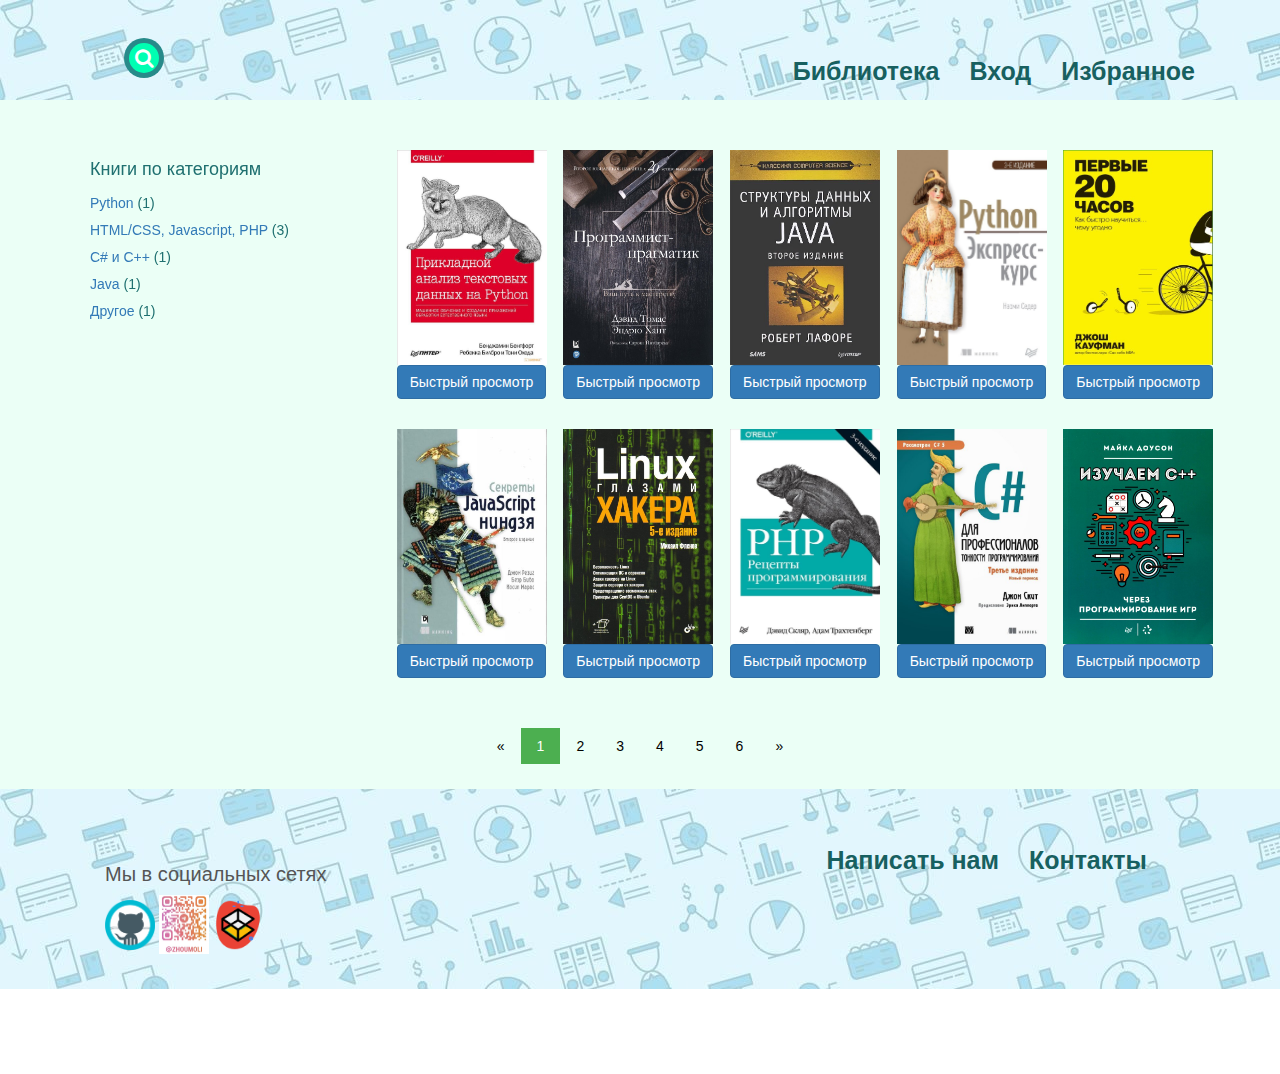
<file: Library/index.html>
<!DOCTYPE html>
<html lang="ru">
<head>
    <meta charset="UTF-8">
    <meta http-equiv="X-UA-Compatible" content="IE=edge">
    <meta name="viewport" content="width=device-width, initial-scale=1.0">
    <link rel="stylesheet" href="stylesIndex.css">
    <title>Библиотека</title>
    <link rel="stylesheet" href="//netdna.bootstrapcdn.com/bootstrap/3.3.2/css/bootstrap.min.css">
    <script src="https://ajax.googleapis.com/ajax/libs/jquery/2.1.1/jquery.min.js"></script>
    <script src="//netdna.bootstrapcdn.com/bootstrap/3.3.2/js/bootstrap.min.js"></script>
</head>
<body>
<div id="wrapper">
    <header class="site-header">
        <div class="container">
            <ul class="site-menu">
                <li><a href="index.html">Библиотека</a></li>
                <li><a href="login.html">Вход</a></li>
                <li><a href="profile.html">Избранное</a></li>
            </ul>
        </div>
        <link rel="stylesheet"
              href="https://cdnjs.cloudflare.com/ajax/libs/font-awesome/4.7.0/css/font-awesome.min.css">
        <div class="search-box">
            <input type="text" name="text" class="search-txt" placeholder="Введите для поиска"/>
            <a class="search-btn" href="#">
                <i class="fa fa-search" aria-hidden="true"></i>
            </a>
        </div>
    </header>
    <main class="site-main">
        <div class="container">
            <div class="sidebar">
                <h4>Книги по категориям</h4>
                <ul class="book-categories">
                    <li><a href="#">Python</a>
                        <span class="count">(1)</span></li>
                    <!--                    <script src="https://ajax.googleapis.com/ajax/libs/jquery/2.1.0/jquery.min.js"></script>-->
                    <!--                    <textarea rows="10" cols="40" class="form-control">Lorem #ipsum dolor #sit amet #consectetur adipiscing</textarea>-->

                    <!--                    <div class="remaining-counter">Hashtags Counted:&nbsp;&nbsp;<span class="well text-well">0</span></div>-->
                    <li><a href="#">HTML/CSS, Javascript, PHP</a>
                        <span class="count">(3)</span></li>
<!--                    <li><a href="#">JavaScript</a>-->
<!--                        <span class="count">$countWeb</span></li>-->
                    <li><a href="#">C# и C++</a>
                        <span class="count">(1)</span></li>
                    <li><a href="#">Java</a>
                        <span class="count">(1)</span></li>
                    <li><a href="#">Другое</a>
                        <span class="count">(1)</span></li>
                </ul>
            </div>
            <div class="content">
                <div class="block">
                    <p class="hidden">#Python</p>
                    <img src="imgBooks/39323146.jpg" width="150" height="215" alt="Java">
                    <button class="btn btn-primary" data-toggle="modal" data-target="#myModal_1">Быстрый просмотр
                    </button>
                    <div class="modal fade" id="myModal_1" tabindex="-1" role="dialog" aria-labelledby="myModalLabel_1"
                         aria-hidden="true">
                        <div class="modal-dialog">
                            <div class="modal-content">
                                <div class="modal-header">
                                    <button type="button" class="close" data-dismiss="modal" aria-hidden="true">&times;
                                    </button>
                                    <h4 class="modal-title" id="myModalLabel_1">Прикладной анализ текстовых данных на
                                        Python</h4>
                                </div>
                                <div class="modal-body">
                                    <img src="imgBooks/39323146.jpg" width="300" height="auto" alt="Java">
                                    <p><b>ISBN:</b> 39323146</p>
                                    <p><b>Авторы:</b> Бенджамин Бенгфорт, Ребекка Билбро, Тони Охеда</p>
                                    <p><b>Количество страниц:</b> 368</p>
                                    <p><b>Год издания:</b> 2017</p>
                                    <p><b>Описание:</b></p>
                                    <p>Научитесь применять методы машинного обучения для анализа текста в реальных
                                        задачах,
                                        используя возможности и библиотеки Python. От поиска модели и предварительной
                                        обработки данных вы перейдёте к приёмам классификации и кластеризации текстов,
                                        затем приступите к визуальной интерпретации, анализу графов,
                                        а после знакомства с приёмами масштабирования научитесь использовать глубокое
                                        обучение для анализа текста.</p>
                                    <p><b>Основные темы:</b></p>
                                    <p>— Естественные языки и вычисления;</p>
                                    <p>— Создание собственного корпуса, его предварительная подготовка;</p>
                                    <p>— Классификация в текстовом анализе;</p>
                                    <p>— Кластеризация для выявления сходств в тексте;</p>
                                    <p>— Визуализация текста;</p>
                                    <p>— Чат-боты.</p>
                                </div>
                                <div class="modal-footer">
                                    <button type="button" class="btn btn-default" data-dismiss="modal">Закрыть</button>
                                    <button type="button" class="btn btn-primary">Добавить в избранное</button>
                                </div>
                            </div>
                        </div>
                    </div>
                </div>
                <div class="block">
                    <p class="hidden">#Other</p>
                    <img src="imgBooks/90707149.jpg" width="150" height="215" alt="Java">
                    <button class="btn btn-primary" data-toggle="modal" data-target="#myModal_2">Быстрый просмотр
                    </button>
                    <div class="modal fade" id="myModal_2" tabindex="-1" role="dialog" aria-labelledby="myModalLabel_2"
                         aria-hidden="true">
                        <div class="modal-dialog">
                            <div class="modal-content">
                                <div class="modal-header">
                                    <button type="button" class="close" data-dismiss="modal" aria-hidden="true">&times;
                                    </button>
                                    <h4 class="modal-title" id="myModalLabel_2">Программист-прагматик. Путь от
                                        подмастерья к мастеру </h4>
                                </div>
                                <div class="modal-body">
                                    <img src="imgBooks/90707149.jpg" width="300" height="auto" alt="Java">
                                    <p><b>ISBN:</b> 90707149</p>
                                    <p><b>Авторы:</b> Э. Хант, Д. Томас</p>
                                    <p><b>Количество страниц:</b> 370</p>
                                    <p><b>Год издания:</b> 2009</p>
                                    <p><b>Описание:</b></p>
                                    <p>Находясь на переднем крае программирования, эта книга абстрагируется от
                                        всевозрастающей
                                        специализации и технических тонкостей разработки программ на современном уровне,
                                        чтобы исследовать суть процесса — требования к работоспособной и поддерживаемой
                                        программе, приводящей пользователей в восторг. Книга охватывает различные темы —
                                        от личной ответственности и карьерного роста до архитектурных методик, придающих
                                        программам гибкость и простоту в адаптации и повторном использовании.</p>
                                    <p><b>Основные темы:</b></p>
                                    <p>— Борьба с недостатками ПО;</p>
                                    <p>— Избегание ловушек, связанных с дублированием;</p>
                                    <p>— Создание гибких, динамичных и адаптируемых программ;</p>
                                    <p>— Защита своих программ при помощи контрактов, утверждений и исключений;</p>
                                    <p>— Осуществление безжалостного и эффективного тестирования;</p>
                                </div>
                                <div class="modal-footer">
                                    <button type="button" class="btn btn-default" data-dismiss="modal">Закрыть</button>
                                    <button type="button" class="btn btn-primary">Добавить в избранное</button>
                                </div>
                            </div>
                        </div>
                    </div>
                </div>
                <div class="block">
                    <p class="hidden">#Java</p>
                    <img src="imgBooks/81200622.jpg" width="150" height="215" alt="Java">
                    <button class="btn btn-primary" data-toggle="modal" data-target="#myModal_3">Быстрый просмотр
                    </button>
                    <div class="modal fade" id="myModal_3" tabindex="-1" role="dialog" aria-labelledby="myModalLabel_3"
                         aria-hidden="true">
                        <div class="modal-dialog">
                            <div class="modal-content">
                                <div class="modal-header">
                                    <button type="button" class="close" data-dismiss="modal" aria-hidden="true">&times;
                                    </button>
                                    <h4 class="modal-title" id="myModalLabel_3">Структуры данных и алгоритмы Java </h4>
                                </div>
                                <div class="modal-body">
                                    <img src="imgBooks/81200622.jpg" width="300" height="auto" alt="Java">
                                    <p><b>ISBN:</b> 81200622</p>
                                    <p><b>Авторы:</b> Роберт Лафоре</p>
                                    <p><b>Количество страниц:</b> 703</p>
                                    <p><b>Год издания:</b> 2013</p>
                                    <p><b>Описание:</b></p>
                                    <p>Второе издание одной из самых авторитетных книг по программированию посвящено
                                        использованию
                                        структур данных и алгоритмов. Первая часть книги представляет собой введение в
                                        алгоритмизацию
                                        и структуры данных, а также содержит изложение основ объектно-ориентированного
                                        программирования.
                                        Следующие части посвящены различным алгоритмам и структурам данных,
                                        рассматриваемым от простого
                                        к сложному: сортировка, абстрактные типы данных, связанные списки, рекурсия,
                                        древовидные
                                        структуры данных, хеширование, пирамиды, графы.</p>

                                </div>
                                <div class="modal-footer">
                                    <button type="button" class="btn btn-default" data-dismiss="modal">Закрыть</button>
                                    <button type="button" class="btn btn-primary">Добавить в избранное</button>
                                </div>
                            </div>
                        </div>
                    </div>
                </div>
                <div class="block">
                    <p class="hidden">#Python</p>
                    <img src="imgBooks/54356317.jpg" width="150" height="215" alt="Java">
                    <button class="btn btn-primary" data-toggle="modal" data-target="#myModal_4">Быстрый просмотр
                    </button>
                    <div class="modal fade" id="myModal_4" tabindex="-1" role="dialog" aria-labelledby="myModalLabel_4"
                         aria-hidden="true">
                        <div class="modal-dialog">
                            <div class="modal-content">
                                <div class="modal-header">
                                    <button type="button" class="close" data-dismiss="modal" aria-hidden="true">&times;
                                    </button>
                                    <h4 class="modal-title" id="myModalLabel_4"> Python. Экспресс-курс</h4>
                                </div>
                                <div class="modal-body">
                                    <img src="imgBooks/54356317.jpg" width="300" height="auto" alt="Java">
                                    <p><b>ISBN:</b> 54356317</p>
                                    <p><b>Авторы:</b> Наоми Седер</p>
                                    <p><b>Количество страниц:</b> 480</p>
                                    <p><b>Год издания:</b> 2019</p>
                                    <p><b>Описание:</b></p>
                                    <p>С помощью этой книги вы можете быстро перейти от основ к управлению и структурам
                                        данных, чтобы создавать, тестировать и развертывать полноценные приложения.
                                        Наоми Седер рассказывает не только об основных особенностях языка Python,
                                        но и его объектно-ориентированных возможностях, которые появились в Python 3.
                                        Данное издание учитывает все изменения, которые произошли с языком за последние
                                        5 лет, а последние 5 глав рассказывают о работе с большими данными.</p>
                                    <p><b>Основные темы:</b></p>
                                    <p>— первые шаги;</p>
                                    <p>— списки, кортежи, множества;</p>
                                    <p>— функции и модули;</p>
                                    <p>— работа с файлами;</p>
                                    <p>— расширенные возможности языка;</p>
                                    <p>— работа с данными.</p>
                                </div>
                                <div class="modal-footer">
                                    <button type="button" class="btn btn-default" data-dismiss="modal">Закрыть</button>
                                    <button type="button" class="btn btn-primary">Добавить в избранное</button>
                                </div>
                            </div>
                        </div>
                    </div>
                </div>
                <div class="block">
                    <p class="hidden">#Other</p>
                    <img src="imgBooks/73940755.jpg" width="150" height="215" alt="Java">
                    <button class="btn btn-primary" data-toggle="modal" data-target="#myModal_5">Быстрый просмотр
                    </button>
                    <div class="modal fade" id="myModal_5" tabindex="-1" role="dialog" aria-labelledby="myModalLabel_5"
                         aria-hidden="true">
                        <div class="modal-dialog">
                            <div class="modal-content">
                                <div class="modal-header">
                                    <button type="button" class="close" data-dismiss="modal" aria-hidden="true">&times;
                                    </button>
                                    <h4 class="modal-title" id="myModalLabel_5">Первые 20 часов. Как быстро научиться...
                                        чему угодно</h4>
                                </div>
                                <div class="modal-body">
                                    <img src="imgBooks/73940755.jpg" width="300" height="auto" alt="Java">
                                    <p><b>ISBN:</b> 73940755</p>
                                    <p><b>Авторы:</b> Джош Кауфман</p>
                                    <p><b>Количество страниц:</b> 384</p>
                                    <p><b>Год издания:</b> 2019</p>
                                    <p><b>Описание:</b></p>
                                    <p>Автор книги, Джош Кауфман, утверждает, что за 20 часов правильно организованных
                                        занятий
                                        можно научиться любому делу. Лучшее доказательство тому — он сам.
                                        Самоучка, не получивший классического бизнес-образования,
                                        Джош — успешный предприниматель, выдающийся бизнес-тренер, основатель и
                                        руководитель
                                        интернет-проекта PersonalMBA.com

                                        Эта книга описывает системный подход к приобретению новых навыков настолько
                                        быстро,
                                        насколько это возможно. Предлагаемый метод универсален.</p>

                                </div>
                                <div class="modal-footer">
                                    <button type="button" class="btn btn-default" data-dismiss="modal">Закрыть</button>
                                    <button type="button" class="btn btn-primary">Добавить в избранное</button>
                                </div>
                            </div>
                        </div>
                    </div>
                </div>
                <div class="block">
                    <p class="hidden">#JavaScript</p>
                    <img src="imgBooks/47853137.jpg" width="150" height="215" alt="Java">
                    <button class="btn btn-primary" data-toggle="modal" data-target="#myModal_6">Быстрый просмотр
                    </button>
                    <div class="modal fade" id="myModal_6" tabindex="-1" role="dialog" aria-labelledby="myModalLabel_6"
                         aria-hidden="true">
                        <div class="modal-dialog">
                            <div class="modal-content">
                                <div class="modal-header">
                                    <button type="button" class="close" data-dismiss="modal" aria-hidden="true">&times;
                                    </button>
                                    <h4 class="modal-title" id="myModalLabel_6">Секреты JavaScript ниндзя</h4>
                                </div>
                                <div class="modal-body">
                                    <img src="imgBooks/47853137.jpg" width="300" height="auto" alt="Java">
                                    <p><b>ISBN:</b> 47853137</p>
                                    <p><b>Авторы:</b> Рейзиг Джон, Бибо Бэер</p>
                                    <p><b>Количество страниц:</b> 207</p>
                                    <p><b>Год издания:</b> 2016</p>
                                    <p><b>Описание:</b></p>
                                    <p>Во втором издании данной книги на многих практических примерах ясно
                                        демонстрируется
                                        каждое основное понятие или методика. Это издание было полностью переработано с
                                        целью показать, как овладеть такими понятиями JavaScript, как функции,
                                        замыкания, объекты, прототипы и обещания. В нем рассматриваются и такие понятия,
                                        как модель DOM, события и таймеры, а также нормы передовой практики
                                        программирования,
                                        в том числе тестирование и разработка кросс-браузерного кода.</p>

                                </div>
                                <div class="modal-footer">
                                    <button type="button" class="btn btn-default" data-dismiss="modal">Закрыть</button>
                                    <button type="button" class="btn btn-primary">Добавить в избранное</button>
                                </div>
                            </div>
                        </div>
                    </div>
                </div>
                <div class="block">
                    <p class="hidden">#Other</p>
                    <img src="imgBooks/45195315.jpg" width="150" height="215" alt="Java">
                    <button class="btn btn-primary" data-toggle="modal" data-target="#myModal_7">Быстрый просмотр
                    </button>
                    <div class="modal fade" id="myModal_7" tabindex="-1" role="dialog" aria-labelledby="myModalLabel_7"
                         aria-hidden="true">
                        <div class="modal-dialog">
                            <div class="modal-content">
                                <div class="modal-header">
                                    <button type="button" class="close" data-dismiss="modal" aria-hidden="true">&times;
                                    </button>
                                    <h4 class="modal-title" id="myModalLabel_7">Linux глазами хакера</h4>
                                </div>
                                <div class="modal-body">
                                    <img src="imgBooks/45195315.jpg" width="300" height="auto" alt="Java">
                                    <p><b>ISBN:</b> 45195315</p>
                                    <p><b>Авторы:</b> Михаил Фленов</p>
                                    <p><b>Количество страниц:</b> 418</p>
                                    <p><b>Год издания:</b> 2019</p>
                                    <p><b>Описание:</b></p>
                                    <p>В данной книге рассмотрены вопросы настройки ОС Linux на максимальную
                                        производительность
                                        и безопасность. Описано базовое администрирование и управление доступом,
                                        настройка Firewall,
                                        файлообменный сервер, WEB-, FTP- и Proxy-сервера, программы для доставки
                                        электронной почты,
                                        службы DNS, а также политика мониторинга системы и архивирование данных.
                                        Перечислены
                                        потенциальные уязвимости, даны рекомендации по предотвращению возможных атак и
                                        показано,
                                        как действовать при атаке или взломе системы, чтобы максимально быстро
                                        восстановить
                                        её работоспособность и предотвратить потерю данных.</p>
                                    <p><b>Основные темы:</b></p>
                                    <p>— безопасность Linux;</p>
                                    <p>— оптимизация ОС и сервисов;</p>
                                    <p>— атаки хакеров на Linux;</p>
                                    <p>— защита сервера от атак хакеров;</p>
                                    <p>— примеры для CentOS и Ubuntu;</p>

                                </div>
                                <div class="modal-footer">
                                    <button type="button" class="btn btn-default" data-dismiss="modal">Закрыть</button>
                                    <button type="button" class="btn btn-primary">Добавить в избранное</button>
                                </div>
                            </div>
                        </div>
                    </div>
                </div>
                <div class="block">
                    <p class="hidden">#Web</p>
                    <img src="imgBooks/73396809.jpg" width="150" height="215" alt="Java">
                    <button class="btn btn-primary" data-toggle="modal" data-target="#myModal_8">Быстрый просмотр
                    </button>
                    <div class="modal fade" id="myModal_8" tabindex="-1" role="dialog" aria-labelledby="myModalLabel_8"
                         aria-hidden="true">
                        <div class="modal-dialog">
                            <div class="modal-content">
                                <div class="modal-header">
                                    <button type="button" class="close" data-dismiss="modal" aria-hidden="true">&times;
                                    </button>
                                    <h4 class="modal-title" id="myModalLabel_8">PHP. Рецепты программирования</h4>
                                </div>
                                <div class="modal-body">
                                    <img src="imgBooks/73396809.jpg" width="300" height="auto" alt="Java">
                                    <p><b>ISBN:</b> 73396809</p>
                                    <p><b>Авторы:</b> Дэвид Скляр, Адам Трахтенберг</p>
                                    <p><b>Количество страниц:</b> 785</p>
                                    <p><b>Год издания:</b> 2016</p>
                                    <p><b>Описание:</b></p>
                                    <p>Третье издание популярной книги представляет собой подборку решений наиболее
                                        распространённых задач на языке PНP.
                                        Изложен материал, интересный каждому разработчику: базовые типы данных, операции
                                        с ними, файлы cookie,
                                        функции PНP, аутентификация пользователей, работа со слоями, проблемы
                                        безопасности, ускорение действия
                                        программ, работа в сети, создание графических изображений, обработка ошибок,
                                        отладка сценариев и написание тестов.

                                        Даны рецепты, затрагивающие основы объектно-ориентированного программирования и
                                        новые функциональные
                                        возможности РНР</p>

                                </div>
                                <div class="modal-footer">
                                    <button type="button" class="btn btn-default" data-dismiss="modal">Закрыть</button>
                                    <button type="button" class="btn btn-primary">Добавить в избранное</button>
                                </div>
                            </div>
                        </div>
                    </div>
                </div>
                <div class="block">
                    <p class="hidden">#CPP</p>
                    <img src="imgBooks/37504447.jpg" width="150" height="215" alt="Java">
                    <button class="btn btn-primary" data-toggle="modal" data-target="#myModal_9">Быстрый просмотр
                    </button>
                    <div class="modal fade" id="myModal_9" tabindex="-1" role="dialog" aria-labelledby="myModalLabel_9"
                         aria-hidden="true">
                        <div class="modal-dialog">
                            <div class="modal-content">
                                <div class="modal-header">
                                    <button type="button" class="close" data-dismiss="modal" aria-hidden="true">&times;
                                    </button>
                                    <h4 class="modal-title" id="myModalLabel_9">C# для профессионалов. Тонкости
                                        программирования</h4>
                                </div>
                                <div class="modal-body">
                                    <img src="imgBooks/37504447.jpg" width="300" height="auto" alt="Java">
                                    <p><b>ISBN:</b> 37504447</p>
                                    <p><b>Авторы:</b> Джон Скит</p>
                                    <p><b>Количество страниц:</b> 598</p>
                                    <p><b>Год издания:</b> 2019</p>
                                    <p><b>Описание:</b></p>
                                    <p>Цель книги — раскрытие новых средств языка C# 5, включая решение проблем, которые
                                        связаны с написанием сопровождаемого асинхронного кода. </p>
                                    <p><b>Основные темы:</b></p>
                                    <p>— Язык C# как основа всех основ;</p>
                                    <p>— Революционные изменения в доступе к данным;</p>
                                    <p>— Лямбда-выражения и деревья выражений;</p>
                                    <p>— Асинхронность с помощью async/await и многое другое.</p>

                                </div>
                                <div class="modal-footer">
                                    <button type="button" class="btn btn-default" data-dismiss="modal">Закрыть</button>
                                    <button type="button" class="btn btn-primary">Добавить в избранное</button>
                                </div>
                            </div>
                        </div>
                    </div>
                </div>
                <div class="block">
                    <p class="hidden">#CPP</p>
                    <img src="imgBooks/52422566.jpg" width="150" height="215" alt="Java">
                    <button class="btn btn-primary" data-toggle="modal" data-target="#myModal_10">Быстрый просмотр
                    </button>
                    <div class="modal fade" id="myModal_10" tabindex="-1" role="dialog"
                         aria-labelledby="myModalLabel_10"
                         aria-hidden="true">
                        <div class="modal-dialog">
                            <div class="modal-content">
                                <div class="modal-header">
                                    <button type="button" class="close" data-dismiss="modal" aria-hidden="true">&times;
                                    </button>
                                    <h4 class="modal-title" id="myModalLabel_10">Изучаем C++ через программирование
                                        игр</h4>
                                </div>
                                <div class="modal-body">
                                    <img src="imgBooks/52422566.jpg" width="300" height="auto" alt="Java">
                                    <p><b>ISBN:</b> 52422566</p>
                                    <p><b>Авторы:</b> Майкл Доусон</p>
                                    <p><b>Количество страниц:</b> 353</p>
                                    <p><b>Год издания:</b> 2016</p>
                                    <p><b>Описание:</b></p>
                                    <p>Если вы хотите научиться программировать первоклассные игры, вам просто
                                        необходимо изучить язык С++. Гораздо интересней учиться, когда обучение
                                        превращается в игру.

                                        Каждая глава книги описывает самостоятельный игровой проект. В заключительной
                                        главе вам предстоит
                                        написать сложную игру, которая объединяет все приемы программирования,
                                        рассмотренные в предыдущих
                                        главах. </p>
                                    <p><b>Основные темы:</b></p>
                                    <p>— Переменные, типы, ввод;</p>
                                    <p>— Ветвление и циклы;</p>
                                    <p>— Функции и библиотека стандартных шаблонов;</p>
                                    <p>— Классы и ООП.</p>
                                </div>
                                <div class="modal-footer">
                                    <button type="button" class="btn btn-default" data-dismiss="modal">Закрыть</button>
                                    <button type="button" class="btn btn-primary">Добавить в избранное</button>
                                </div>
                            </div>
                        </div>
                    </div>
                </div>
            </div>
        </div>
        <div class="center">
            <div class="pagination">
                <a href="index.html">&laquo;</a>
                <a class="active" href="index.html">1</a>
                <a href="index2.html">2</a>
                <a href="#">3</a>
                <a href="#">4</a>
                <a href="#">5</a>
                <a href="#">6</a>
                <a href="index2.html">&raquo;</a>
            </div>
        </div>
    </main>
    <footer class="site-footer">
        <div class="container">
            <div class="social_media">
                <h3>Мы в социальных сетях</h3>
                <a href="https://github.com/margozamanova/Web_development_CZN" id="git">
                    <img src="img/git_icon.png" width="50" height="auto" alt="Ссылка на Гит">
                </a>
                <a href="https://t.me/ZhouMoli" id="telega">
                    <img src="img/tg_qr.png" width="50" height="auto" alt="Ссылка на Телеграм">
                </a>
                <a href="https://codepen.io/margozamanova" id="codepen">
                    <img src="img/codepen_icon.png" width="50" height="auto" alt="Ссылка на Codepen">
                </a>
                <!--                <li><a href="booking.html">Избранное</a></li>-->
            </div>
            <div class="contacts">
                <ul class="site-menu">
                    <li><a href="help.html">Написать нам</a></li>
                    <li><a href="login.html">Контакты</a></li>
                </ul>
            </div>
        </div>
    </footer>
</div>
</body>
</html>
</file>
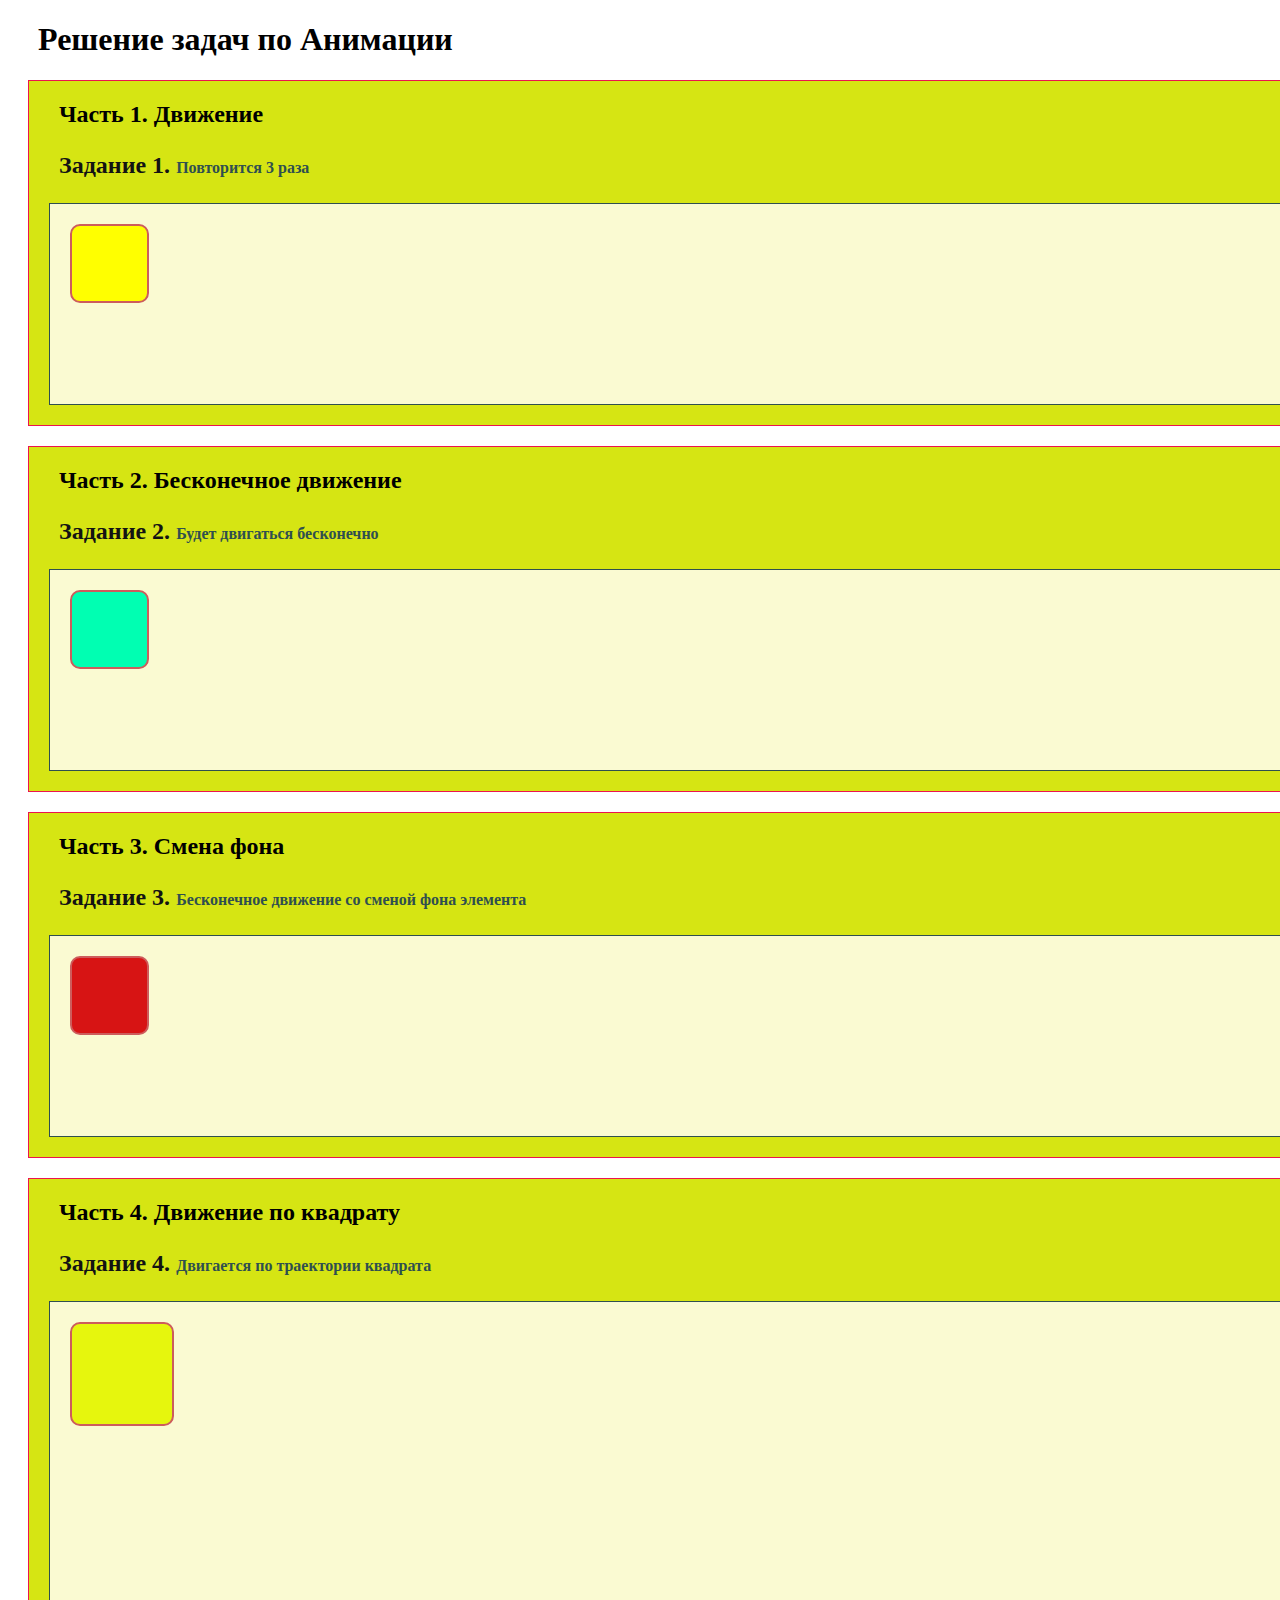
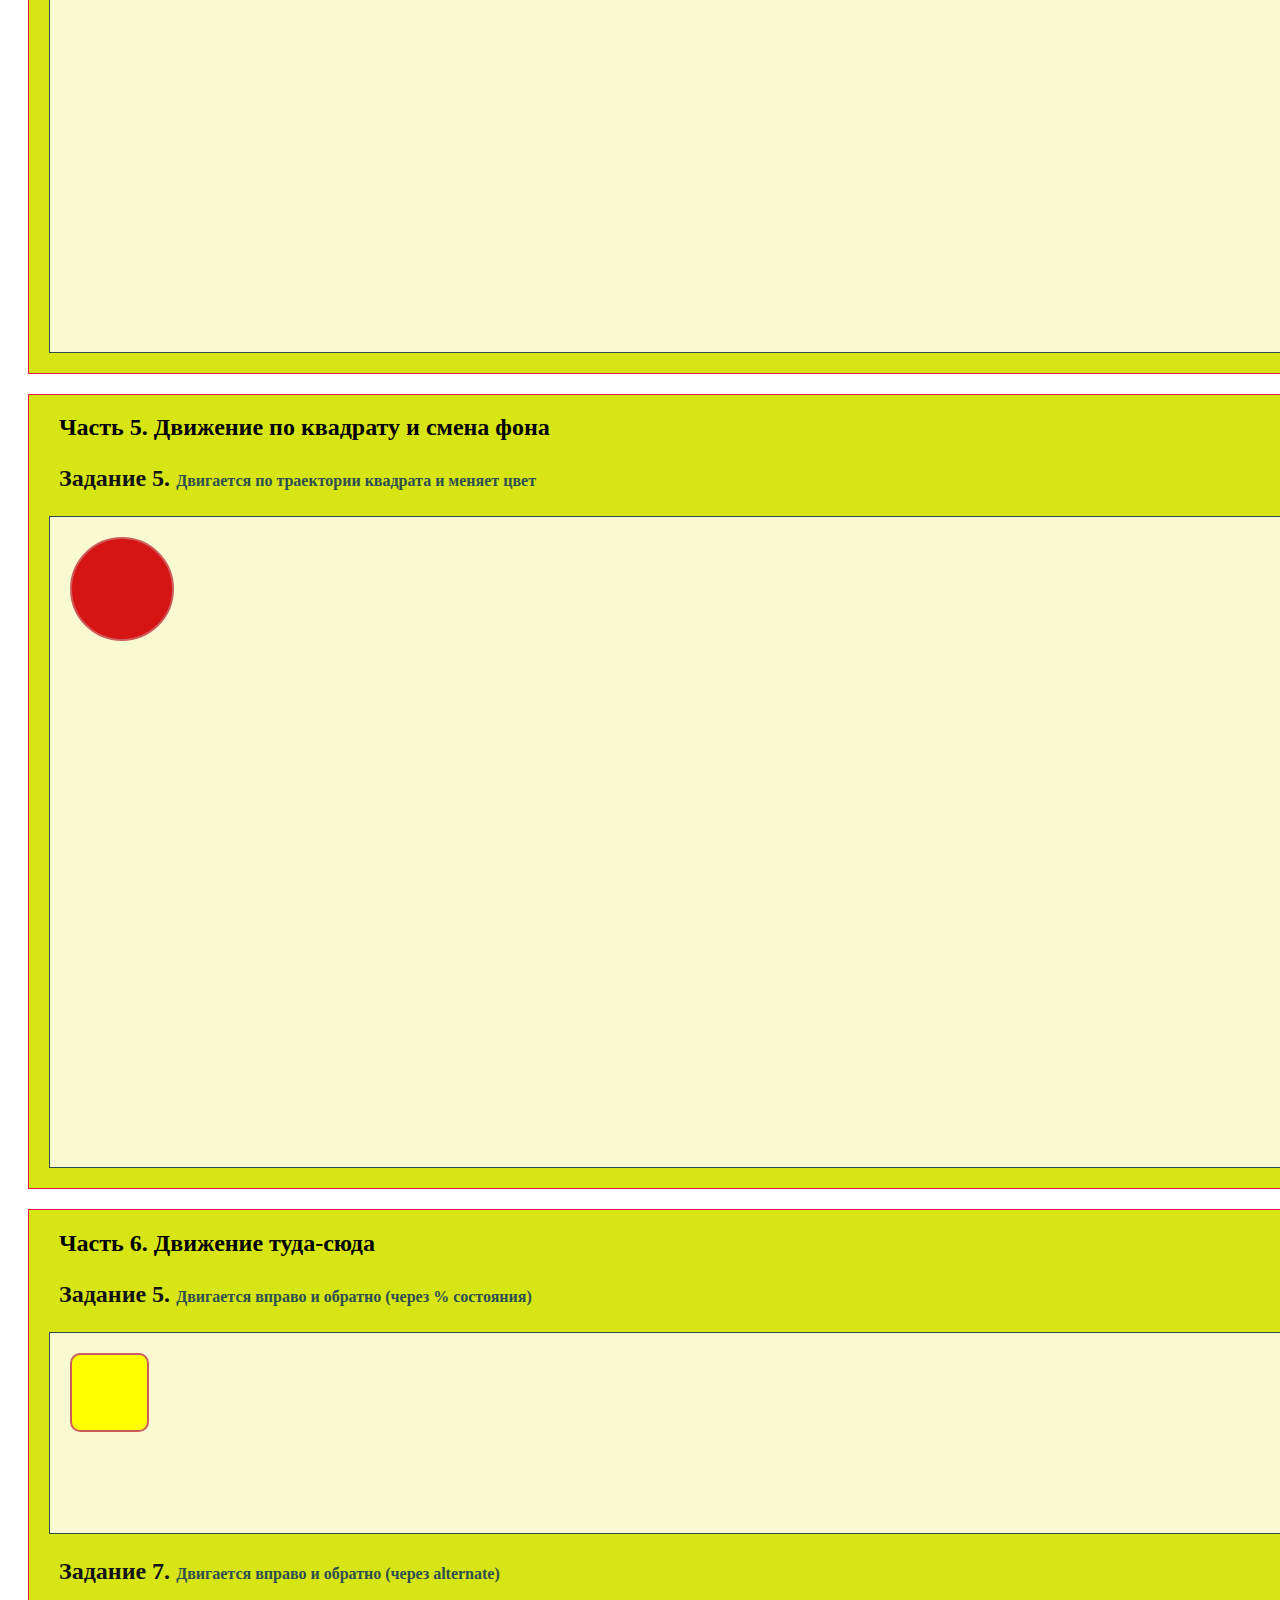
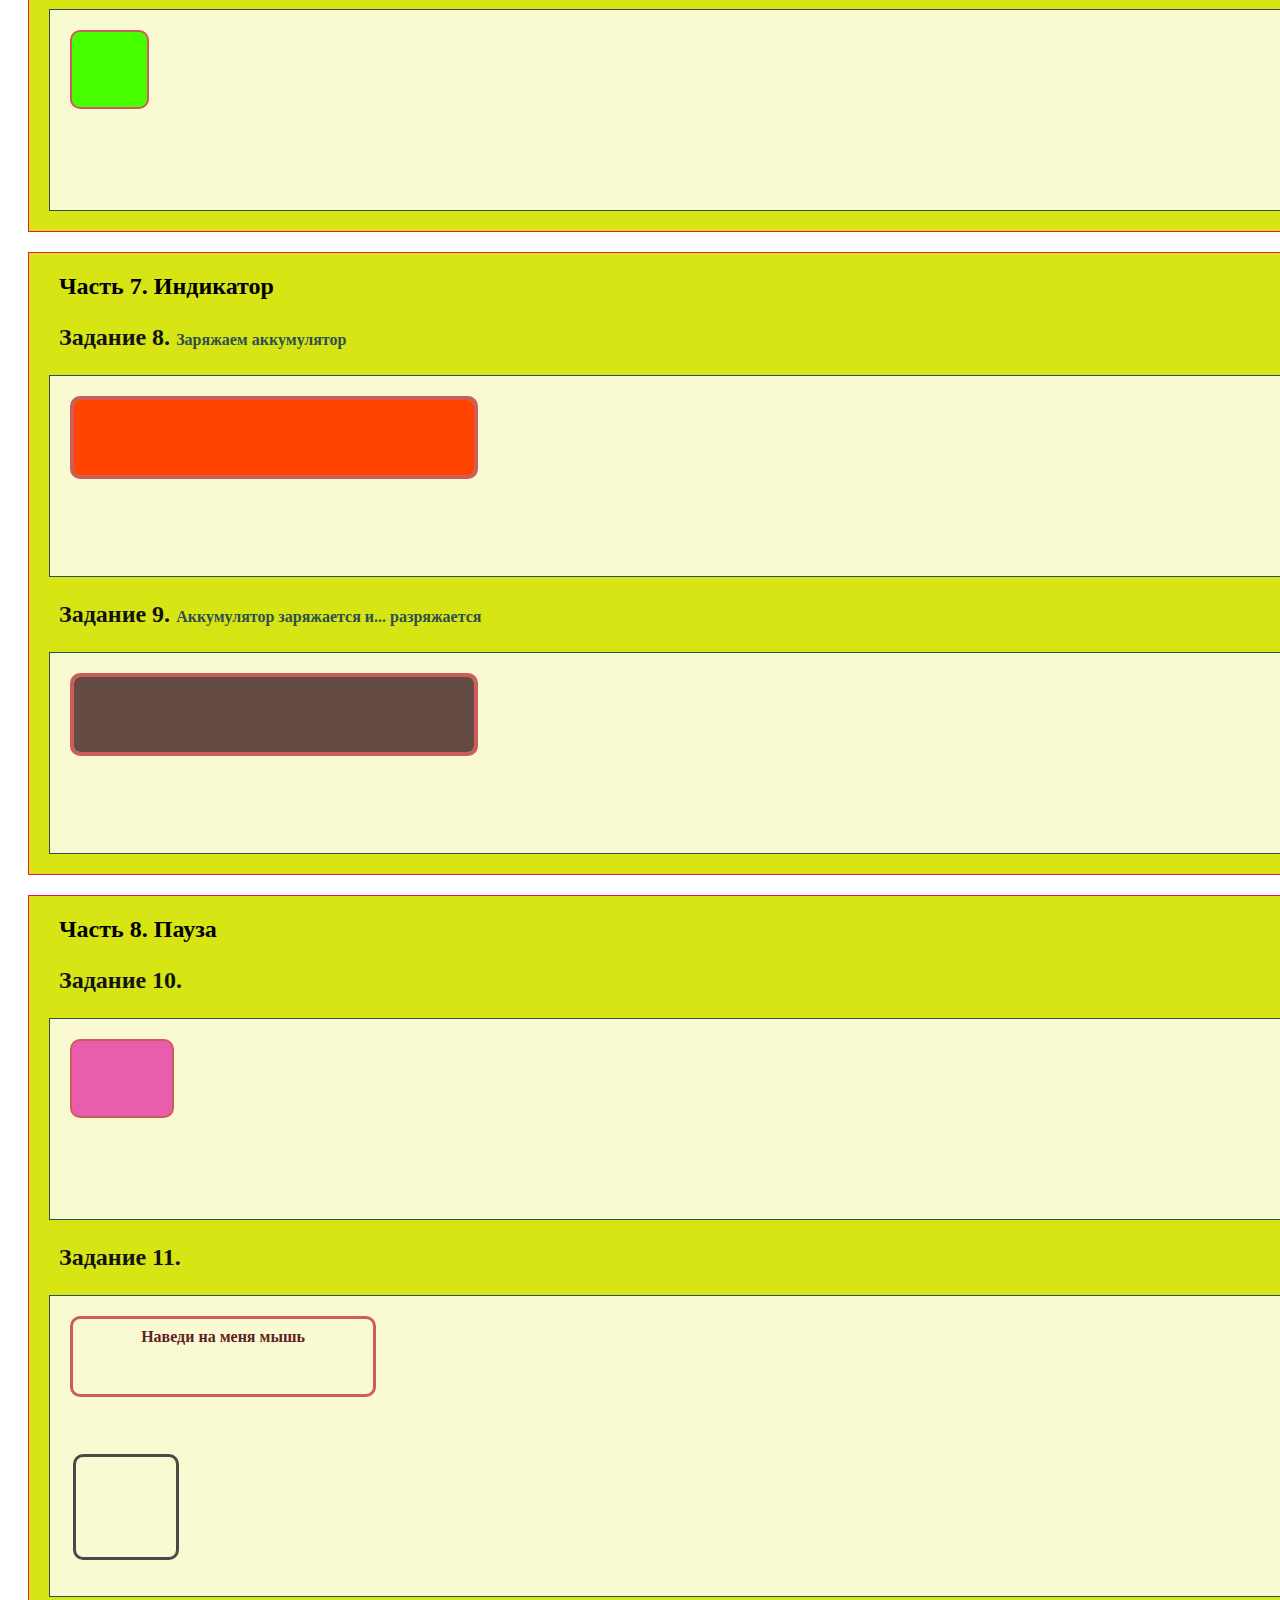
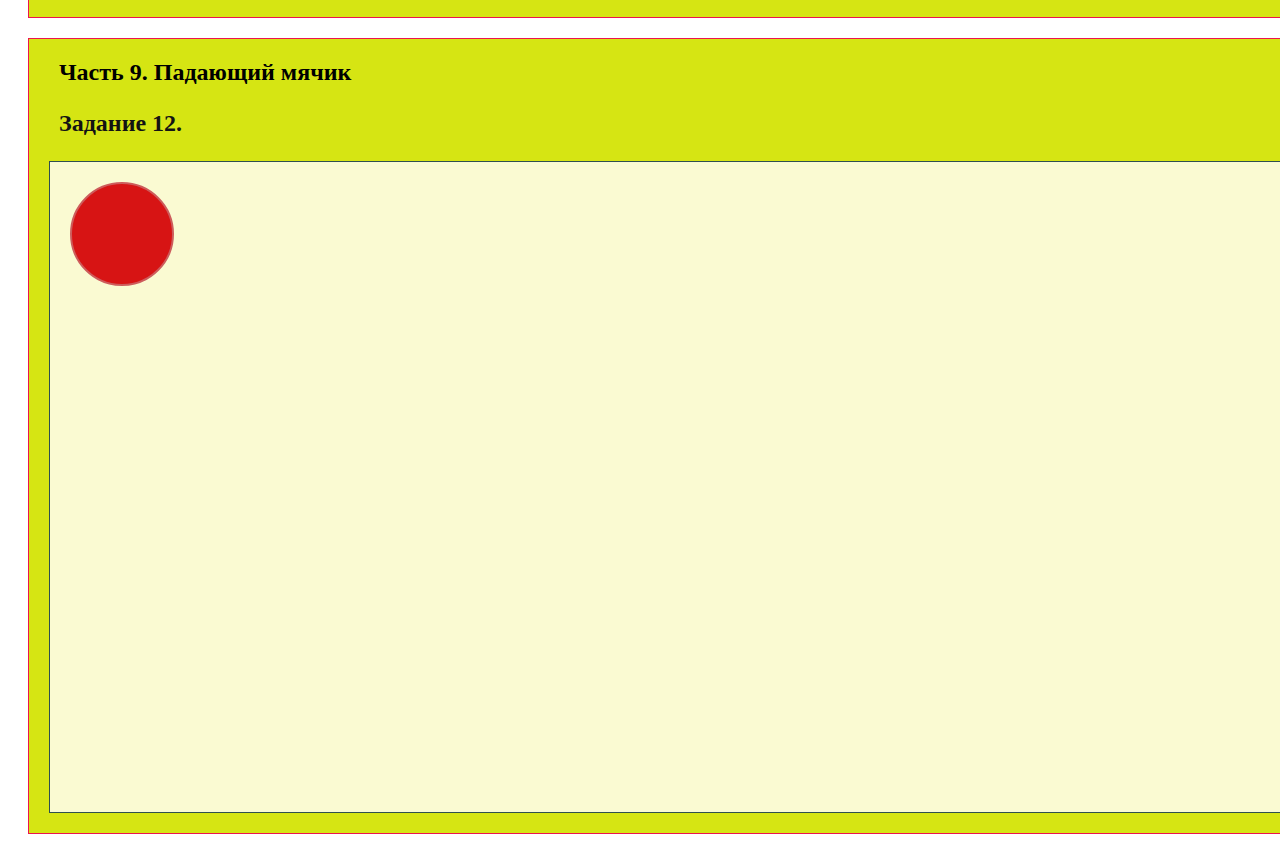
<file: MyAnimations/index.html>
<!DOCTYPE html>
<html lang="en">
<head>
    <meta charset="utf-8">
    <title>Animations</title>
    <meta name="viewport" content="width=device-width, initial-scale=1.0">
    <link rel="stylesheet" href="css/styles.css">
</head>
<body>
<h1>Решение задач по Анимации</h1>
<div class="anima1">
    <h2>Часть 1. Движение</h2>
    <div class="task1">
        <h3>Задание 1. <span>Повторится 3 раза</span></h3>
        <div class="container1">
            <div class="block1"></div>
        </div>
    </div>
</div>
<div class="anima2">
    <h2>Часть 2. Бесконечное движение</h2>
    <div class="task2">
        <h3>Задание 2. <span>Будет двигаться бесконечно</span></h3>
        <div class="container1">
            <div class="block2"></div>
        </div>
    </div>
</div>
<div class="anima3">
    <h2>Часть 3. Смена фона</h2>
    <div class="task3">
        <h3>Задание 3. <span>Бесконечное движение со сменой фона элемента</span></h3>
        <div class="container1">
            <div class="block3"></div>
        </div>
    </div>
</div>
<div class="anima4">
    <h2>Часть 4. Движение по квадрату</h2>
    <div class="task4">
        <h3>Задание 4. <span>Двигается по траектории квадрата</span></h3>
        <div class="container2">
            <div class="block4"></div>
        </div>
    </div>
</div>
<div class="anima5">
    <h2>Часть 5. Движение по квадрату и смена фона</h2>
    <div class="task5">
        <h3>Задание 5. <span>Двигается по траектории квадрата и меняет цвет</span></h3>
        <div class="container2">
            <div class="block5"></div>
        </div>
    </div>
</div>
<div class="anima6">
    <h2>Часть 6. Движение туда-сюда</h2>
    <div class="task6">
        <h3>Задание 5. <span>Двигается вправо и обратно (через % состояния)</span></h3>
        <div class="container1">
            <div class="block6"></div>
        </div>
        <div class="task7">
            <h3>Задание 7. <span>Двигается вправо и обратно (через alternate)</span></h3>
            <div class="container1">
                <div class="block7"></div>
            </div>
        </div>
    </div>
</div>
<div class="anima7">
    <h2>Часть 7. Индикатор</h2>
    <div class="task8">
        <h3>Задание 8. <span>Заряжаем аккумулятор</span></h3>
        <div class="container1">
            <div class="block8">
                <div class="child8"></div>
            </div>
        </div>
    </div>
    <div class="task9">
        <h3>Задание 9. <span>Аккумулятор заряжается и... разряжается</span></h3>
        <div class="container1">
            <div class="block9">
                <div class="child9"></div>
            </div>
        </div>
    </div>
</div>
<div class="anima8">
    <h2>Часть 8. Пауза</h2>
    <div class="task10">
        <h3>Задание 10. <span></span></h3>
        <div class="container1">
            <div class="block10">
            </div>
        </div>
    </div>
    <div class="task11">
        <h3>Задание 11. <span></span></h3>
        <div class="container3">
            <div class="block11"> Наведи на меня мышь
                <div class="child11"></div>
            </div>
        </div>
    </div>
</div>
<div class="anima9">
    <h2>Часть 9. Падающий мячик</h2>
    <div class="task18">
        <h3>Задание 12. <span></span></h3>
        <div class="container2">
            <div class="block12"></div>
        </div>
    </div>
</div>
</body>
</html>
</file>
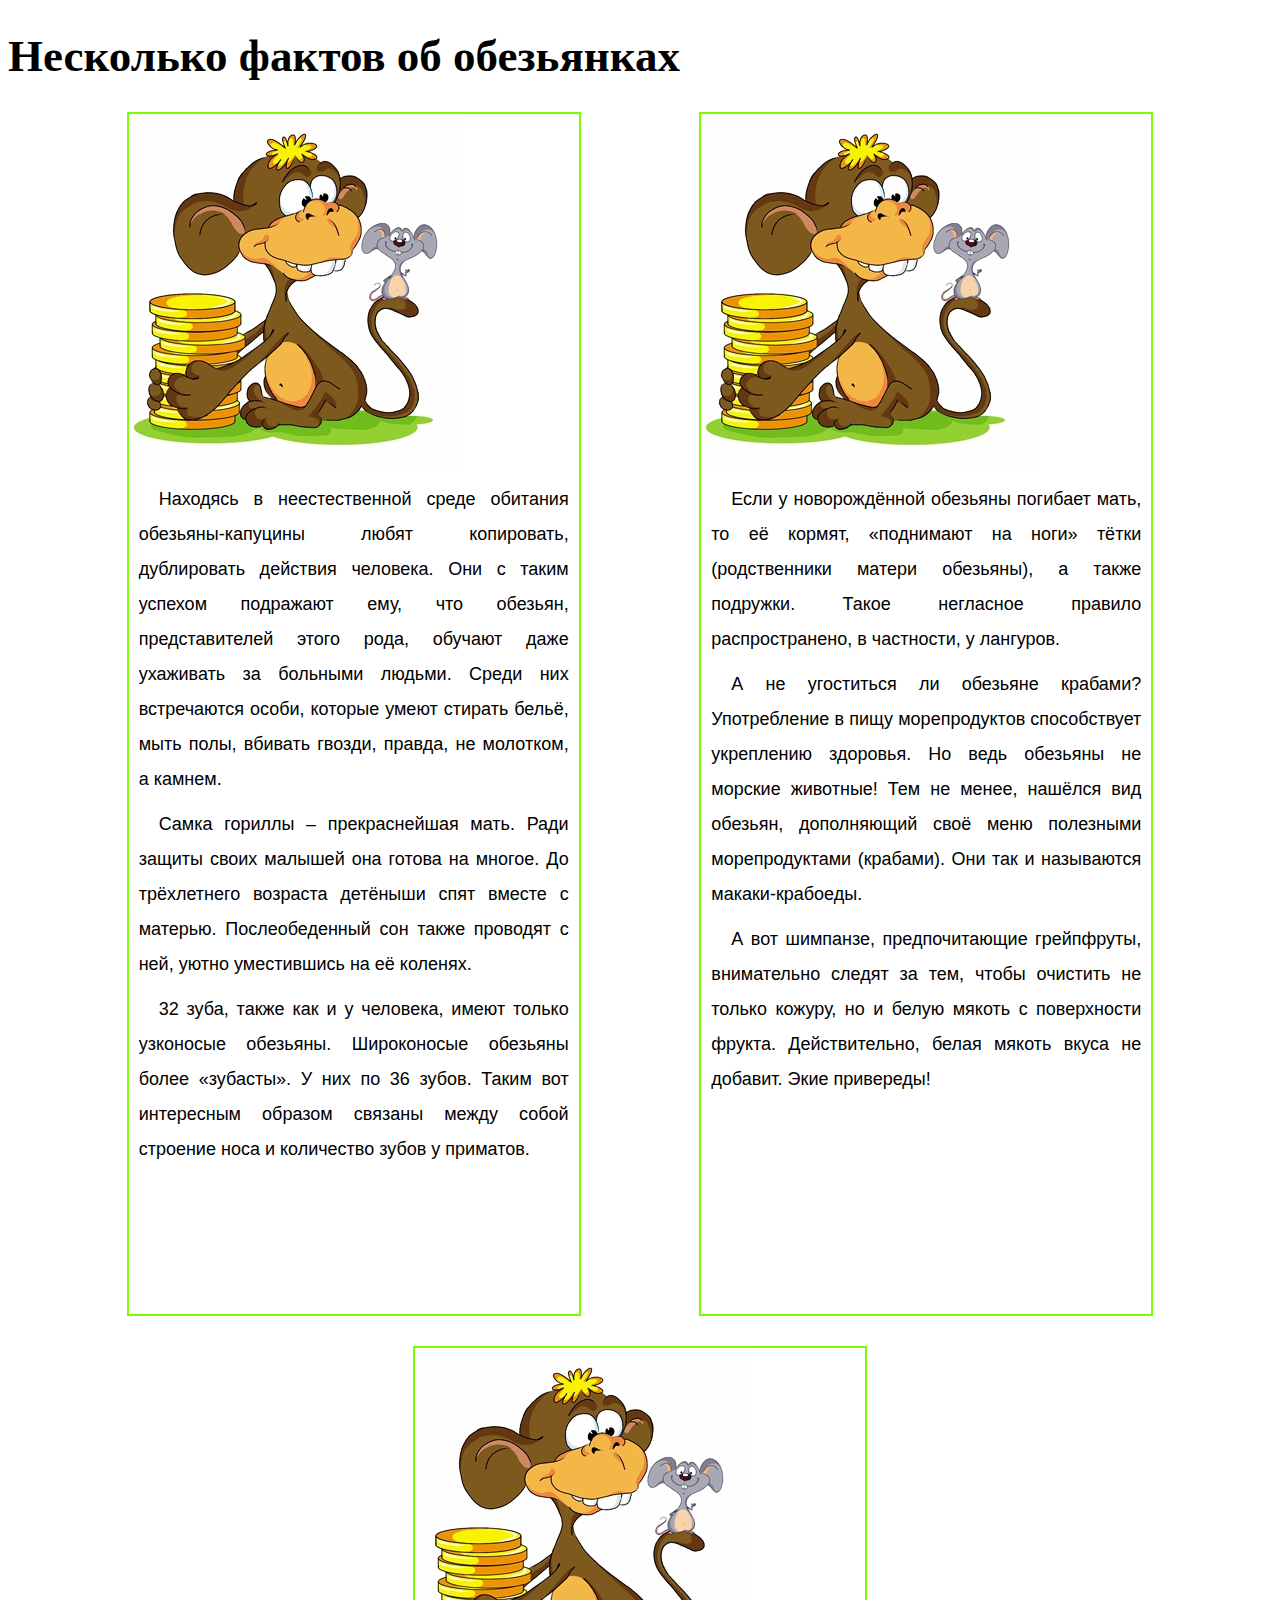
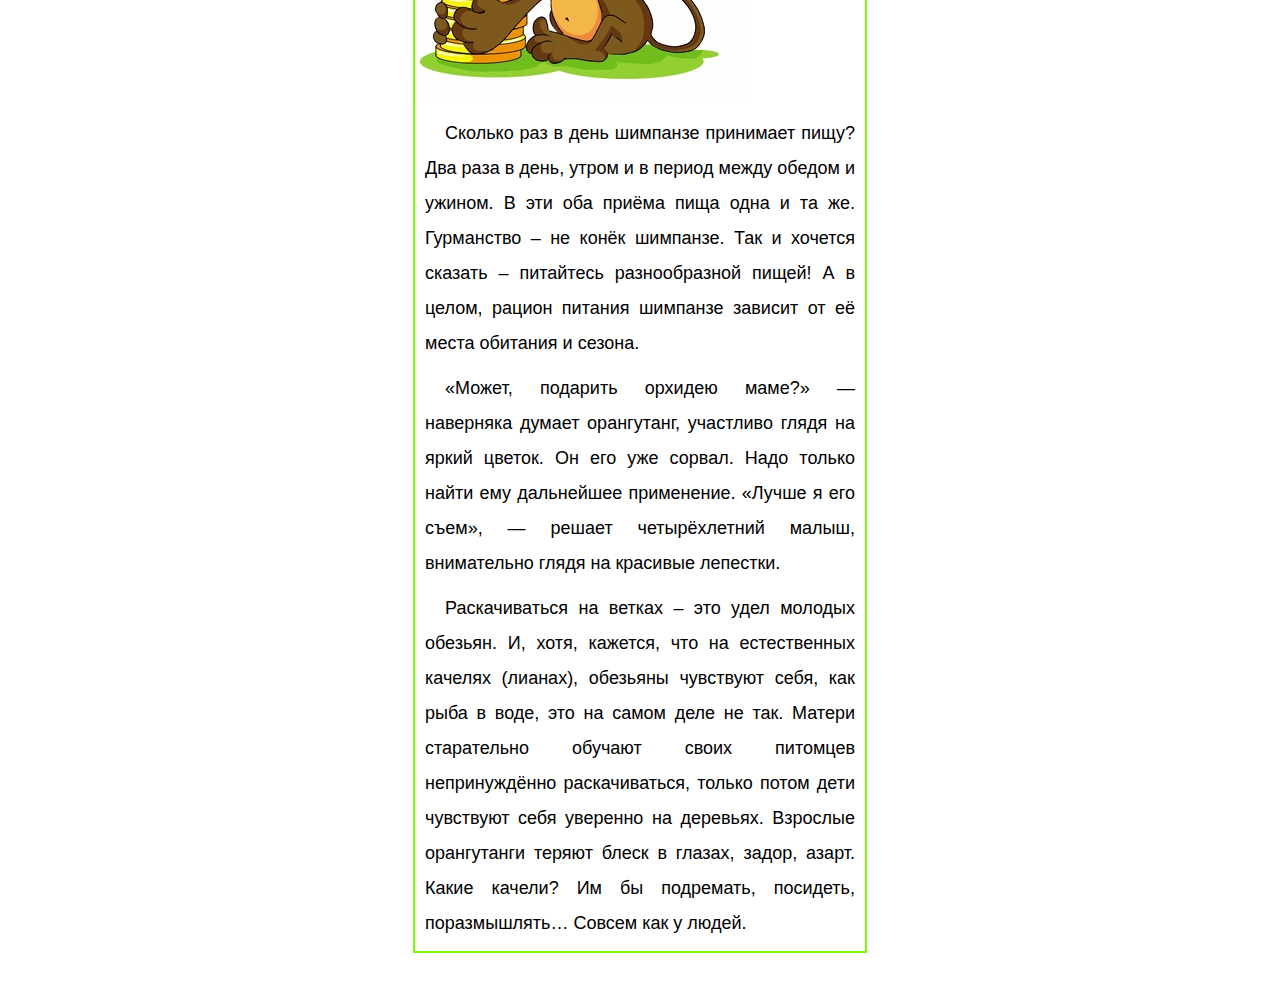
<file: MyMonkey/index.html>
<!DOCTYPE html>
<html lang="en">
<head>
    <meta charset="utf-8">
    <title>Adaptive Monkey</title>
    <meta name="viewport" content="width=device-width, initial-scale=1.0">
    <link rel="stylesheet" href="css/styles.css">
</head>
<body>
<h1>Несколько фактов об обезьянках</h1>
<div class="container">
    <div class="block1">
        <img src="img/monkey.png" alt="Monkey1">
        <p>Находясь в неестественной среде обитания обезьяны-капуцины любят копировать,
            дублировать действия человека. Они с таким успехом подражают ему, что обезьян,
            представителей этого рода, обучают даже ухаживать за больными людьми.
            Среди них встречаются особи, которые умеют стирать бельё, мыть полы, вбивать гвозди,
            правда, не молотком, а камнем.</p>
        <p>Самка гориллы – прекраснейшая мать. Ради защиты своих малышей она готова на многое.
            До трёхлетнего возраста детёныши спят вместе с матерью. Послеобеденный сон также проводят
            с ней, уютно уместившись на её коленях.</p>
        <p>32 зуба, также как и у человека, имеют только узконосые обезьяны.
            Широконосые обезьяны более «зубасты». У них по 36 зубов. Таким вот интересным образом
            связаны между собой строение носа и количество зубов у приматов.</p>
    </div>
    <div class="block1">
        <img src="img/monkey.png" alt="Monkey1">
        <p>Если у новорождённой обезьяны погибает мать, то её кормят, «поднимают на ноги»
            тётки (родственники матери обезьяны), а также подружки. Такое негласное правило
            распространено, в частности, у лангуров.</p>
        <p>А не угоститься ли обезьяне крабами? Употребление в пищу морепродуктов способствует
            укреплению здоровья. Но ведь обезьяны не морские животные! Тем не менее, нашёлся вид
            обезьян, дополняющий своё меню полезными морепродуктами (крабами). Они так и называются
            макаки-крабоеды.</p>
        <p>А вот шимпанзе, предпочитающие грейпфруты, внимательно следят за тем,
            чтобы очистить не только кожуру, но и белую мякоть с поверхности фрукта.
            Действительно, белая мякоть вкуса не добавит. Экие привереды!</p>
    </div>
    <div class="block1">
        <img src="img/monkey.png" alt="Monkey1">
        <p>Сколько раз в день шимпанзе принимает пищу? Два раза в день, утром и в
            период между обедом и ужином. В эти оба приёма пища одна и та же. Гурманство – не конёк
            шимпанзе. Так и хочется сказать – питайтесь разнообразной пищей! А в целом, рацион питания
            шимпанзе зависит от её места обитания и сезона.</p>
        <p>«Может, подарить орхидею маме?» — наверняка думает орангутанг, участливо глядя на яркий цветок.
            Он его уже сорвал. Надо только найти ему дальнейшее применение.
            «Лучше я его съем», — решает четырёхлетний малыш, внимательно глядя на красивые лепестки.</p>
        <p>Раскачиваться на ветках – это удел молодых обезьян. И, хотя, кажется, что на
            естественных качелях (лианах), обезьяны чувствуют себя, как рыба в воде, это на самом
            деле не так. Матери старательно обучают своих питомцев непринуждённо раскачиваться,
            только потом дети чувствуют себя уверенно на деревьях. Взрослые орангутанги теряют блеск
            в глазах, задор, азарт. Какие качели? Им бы подремать, посидеть, поразмышлять…
            Совсем как у людей.</p>
    </div>
</div>
</body>
</html>
</file>
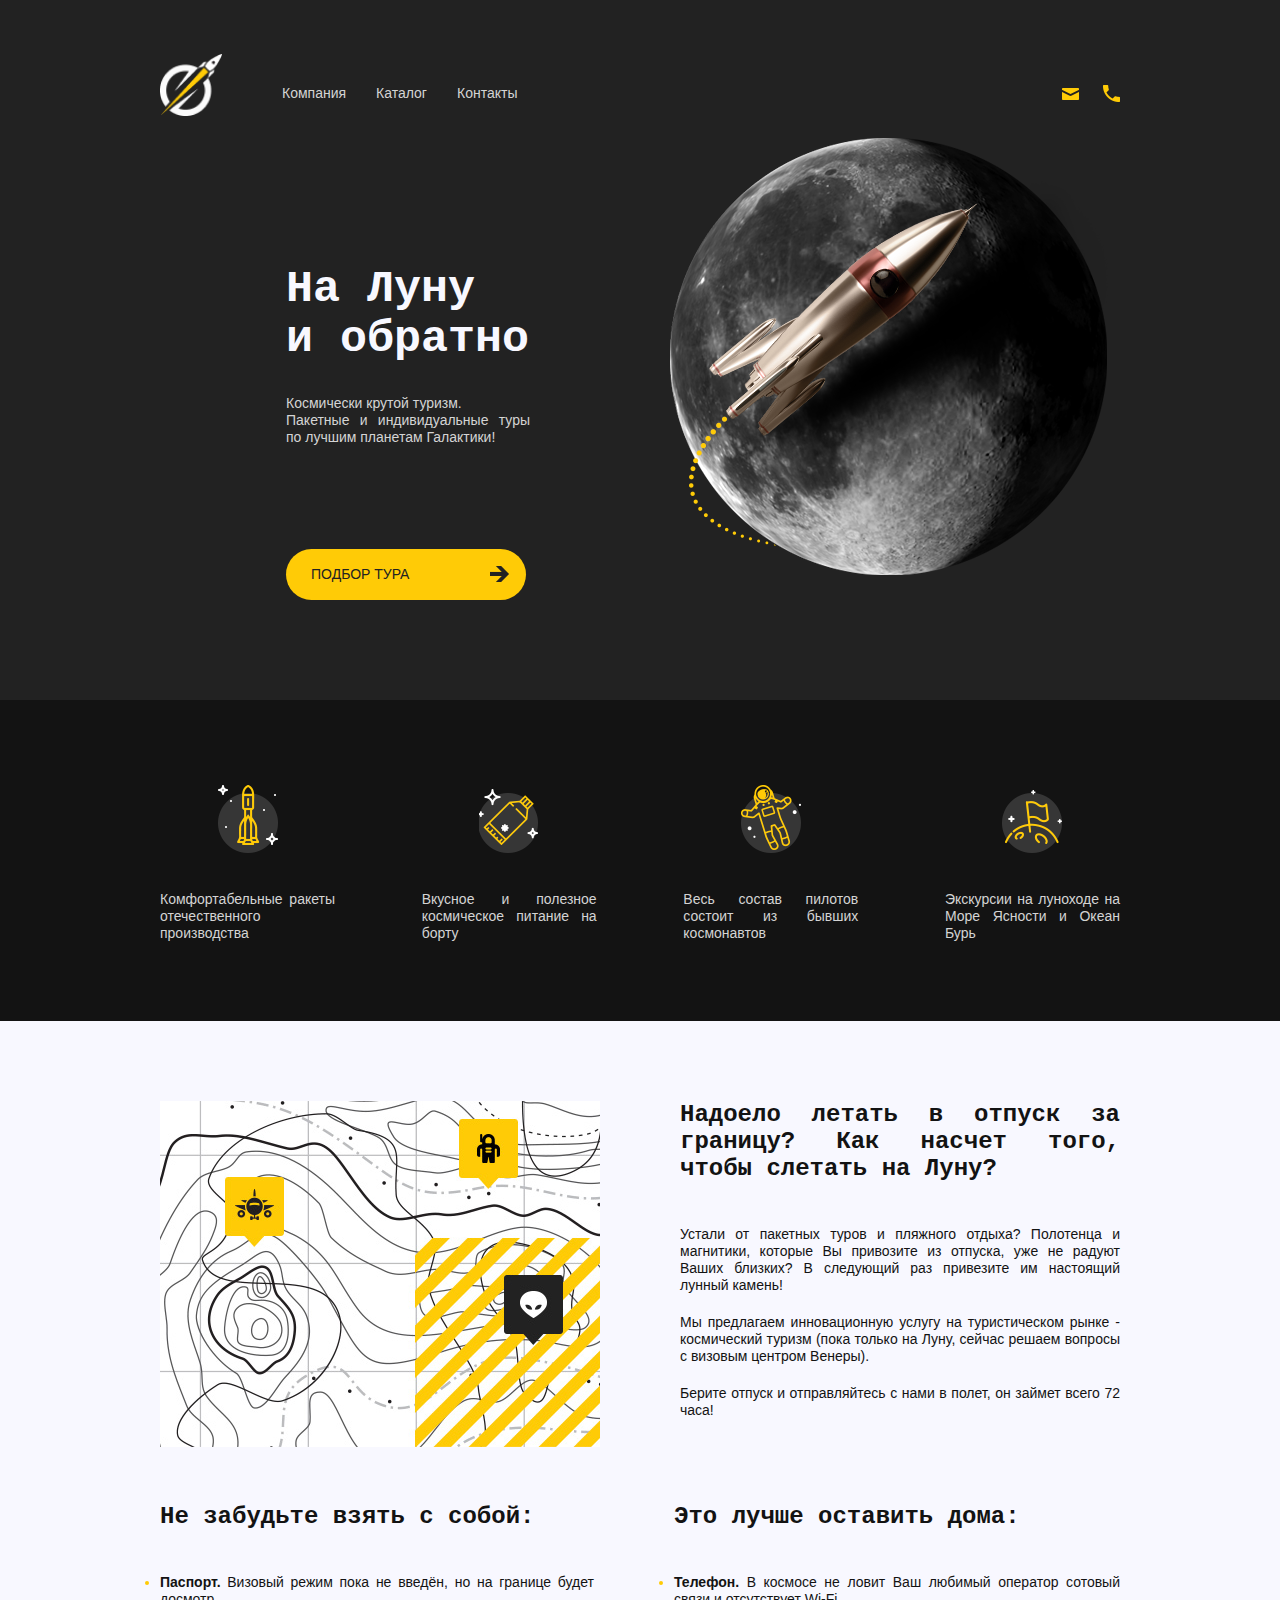
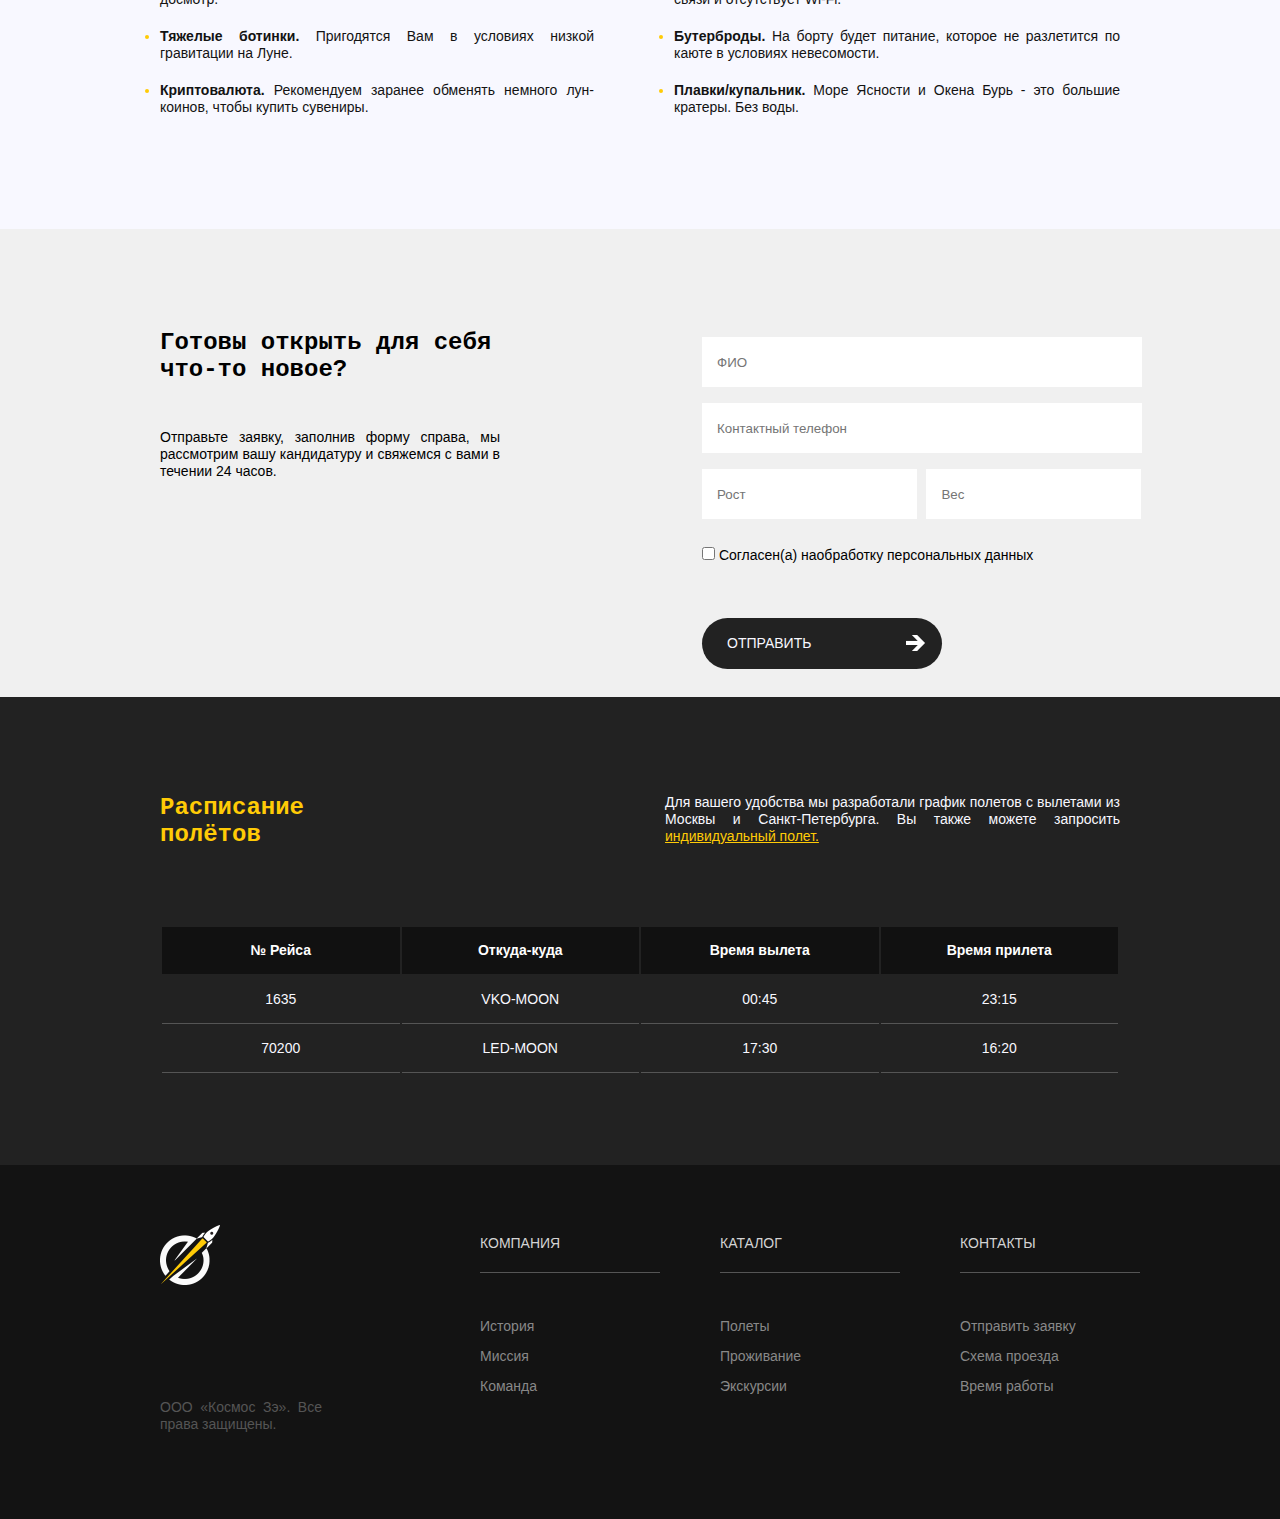
<file: MySpaceZ/index.html>
<!DOCTYPE html>
<html lang="ru">
<head>
    <meta charset="UTF-8">
    <meta http-equiv="X-UA-Compatible" content="IE=edge">
    <meta name="viewport" content="width=device-width, initial-scale=1.0">
    <link rel="stylesheet" href="css/styles.css">
    <title>Космическое путешествие</title>
</head>
<body>
<header class="site-header">
    <div class="container">
        <nav class="main-nav">
            <a href="#" class="logo">
                <img src="img/logo1.png" alt="Space-Z">
            </a>
            <ul class="site-menu">
                <li>
                    <a href="#">Компания</a>
                </li>
                <li>
                    <a href="#">Каталог</a>
                </li>
                <li>
                    <a href="#">Контакты</a>
                </li>
            </ul>
            <ul class="contact-menu">
                <li>
                    <a href="#" class="icon iconMail">
                        <span class="hidden">Написать нам</span>
                    </a>
                </li>
                <li>
                    <a href="#" class="icon iconPhone">
                        <span class="hidden">Позвонить нам</span>
                    </a>
                </li>

            </ul>
        </nav>
        <section class="about">
            <div>
                <h1>На Луну <br>и обратно</h1>
                <p>Космически крутой туризм. <br>Пакетные и индивидуальные туры по лучшим планетам Галактики!</p>
                <a href="#" class="btn1 btn-yellow">Подбор тура</a>
            </div>
            <div>
                <a href="#" class="iconMoon">
                    <img src="img/moon-rocket.png" alt="Moon View">
                </a>
            </div>
        </section>

    </div>
</header>


<main class="site-main">
    <section class="advantages">
        <div class="container">
            <div class="comfort-rocket">
                <a href="#" class="iconAdv1"><img src="img/advantage-icon-11.png" alt="Наши ракеты"></a>
                <p>Комфортабельные ракеты отечественного производства</p>
            </div>
            <div class="comfort-rocket">
                <a href="#" class="iconAdv1"><img src="img/advantage-icon-21.png" alt="Наша еда"></a>
                <p>Вкусное и полезное космическое питание на борту</p>
            </div>
            <div class="comfort-rocket">
                <a href="#" class="iconAdv1"><img src="img/advantage-icon-31.png" alt="Наши пилоты"></a>
                <p>Весь состав пилотов состоит из бывших космонавтов</p>
            </div>
            <div class="comfort-rocket">
                <a href="#" class="iconAdv1"><img src="img/advantage-icon-41.png" alt="Наши экскурсии"></a>
                <p>Экскурсии на луноходе на Море Ясности и Океан Бурь</p>
            </div>
        </div>
    </section>
    <section class="moon-trip">
        <div class="container">
            <div class="first-line">
                <div class="first-line-left">
                    <img src="img/map.png" alt="Moon Map">
                </div>
                <div class="first-line-right">
                    <ul>
                        <li><h2>Надоело летать в отпуск за границу?
                            Как насчет того, чтобы слетать на Луну?</h2>
                        </li>
                        <li>
                            Устали от пакетных туров и пляжного отдыха?
                            Полотенца и магнитики, которые Вы привозите из отпуска,
                            уже не радуют Ваших близких?
                            В следующий раз привезите им настоящий лунный камень!
                        </li>
                        <li>
                            Мы предлагаем инновационную услугу на туристическом рынке -
                            космический туризм (пока только на Луну, сейчас решаем вопросы
                            с визовым центром Венеры).
                        </li>
                        <li>
                            Берите отпуск и отправляйтесь с нами в полет,
                            он займет всего 72 часа!
                        </li>

                    </ul>
                </div>
            </div>
            <div class="second-line">
                <div class="second-line-left">
                    <h2>Не забудьте взять с собой:</h2>
                    <ul class="recommendations">
                        <li><span><b>Паспорт. </b>Визовый режим пока не введён, но на границе будет досмотр.</span></li>
                        <li><span><b>Тяжелые ботинки. </b>Пригодятся Вам в условиях низкой гравитации на Луне.</span></li>
                        <li><span><b>Криптовалюта. </b>Рекомендуем заранее обменять немного лун-коинов, чтобы купить сувениры.</span></li>
                    </ul>
                </div>
                <div class="second-line-right">
                    <h2>Это лучше оставить дома:</h2>
                    <ul class="recommendations">
                        <li><span><b>Телефон. </b>В космосе не ловит Ваш любимый оператор сотовый связи и отсутствует Wi-Fi.</span></li>
                        <li><span><b>Бутерброды. </b>На борту будет питание, которое не разлетится по каюте в условиях
                            невесомости.</span></li>
                        <li><span><b>Плавки/купальник. </b>Море Ясности и Окена Бурь - это большие кратеры. Без воды.</span></li>
                    </ul>
                </div>
            </div>
        </div>
    </section>
    <section class="request">
        <div class="container">
            <div class="left-column">
                <h2>Готовы открыть для себя что-то новое?</h2>
                <p>Отправьте заявку, заполнив форму справа,
                    мы рассмотрим вашу кандидатуру и свяжемся
                    с вами в течении 24 часов.</p>
            </div>
            <div class="right-column">
                <form action="mailto:space@mail.start" class="request-form">
                    <div>
                        <label for="name" class="hidden">ФИО</label>
                        <input type="text" id="name" name="name" placeholder="ФИО">
                    </div>
                    <div>
                        <label for="phone" class="hidden">Контактный телефон</label>
                        <input type="tel" id="phone" name="phone" placeholder="Контактный телефон">
                    </div>
                    <div class="half-field">
                        <label for="height" class="hidden">Рост</label>
                        <input type="text" id="height" name="height" placeholder="Рост">
                    </div>
                    <div class="half-field">
                        <label for="weight" class="hidden">Вес</label>
                        <input type="text" id="weight" name="weight" placeholder="Вес">
                    </div>
                    <div>
                        <input type="checkbox" id="agreement" name="agreement">
                        <label for="agreement">Согласен(а) наобработку персональных данных</label>
                    </div>
                    <div>
                        <a href="#" class="btn2 btn-grey">Отправить</a>
                    </div>
                </form>
            </div>
        </div>
    </section>
    <section class="timetable">
        <div class="container">
            <div class="timetable-info">
                <h2>Расписание полётов</h2>
                <p>
                    Для вашего удобства мы разработали график полетов
                    с вылетами из Москвы и Санкт-Петербурга. Вы также можете
                    запросить <a href="#" target="_blank" rel="noopener noreferrer">индивидуальный полет.</a>
                </p>
            </div>
            <div class="timetable-flights">
                <table class="timetable-flights">
                    <thead>
                    <tr>
                        <th>№ Рейса</th>
                        <th>Откуда-куда</th>
                        <th>Время вылета</th>
                        <th>Время прилета</th>
                    </tr>
                    </thead>
                    <tbody>
                    <tr>
                        <td>1635</td>
                        <td>VKO-MOON</td>
                        <td>00:45</td>
                        <td>23:15</td>
                    </tr>
                    <tr>
                        <td>70200</td>
                        <td>LED-MOON</td>
                        <td>17:30</td>
                        <td>16:20</td>
                    </tr>
                    </tbody>
                </table>
            </div>
        </div>
    </section>
</main>

<footer class="site-footer">
    <div class="container">
        <div class="left-column-footer">
            <a href="#" class="logo">
                <img src="img/logo2.png" alt="Space-Z">
            </a>
            <p class="rights">ООО &laquo;Космос Зэ&raquo;.
                Все права защищены.</p>
        </div>
        <div class="right-column-footer">
            <ul class="footer-menu">
                <li>
                    <a href="#" class="footer-titles-menu">КОМПАНИЯ</a>
                    <ul class="footer-submenu">
                        <li><a href="#">История</a></li>
                        <li><a href="#">Миссия</a></li>
                        <li><a href="#">Команда</a></li>
                    </ul>
                </li>
                <li>
                    <a href="#" class="footer-titles-menu">КАТАЛОГ</a>
                    <ul class="footer-submenu">
                        <li><a href="#">Полеты</a></li>
                        <li><a href="#">Проживание</a></li>
                        <li><a href="#">Экскурсии</a></li>
                    </ul>
                </li>
                <li>
                    <a href="#" class="footer-titles-menu">КОНТАКТЫ</a>
                    <ul class="footer-submenu">
                        <li><a href="#">Отправить заявку</a></li>
                        <li><a href="#">Схема проезда</a></li>
                        <li><a href="#">Время работы</a></li>
                    </ul>
                </li>
            </ul>
        </div>
    </div>


</footer>
</body>
</html>
</file>
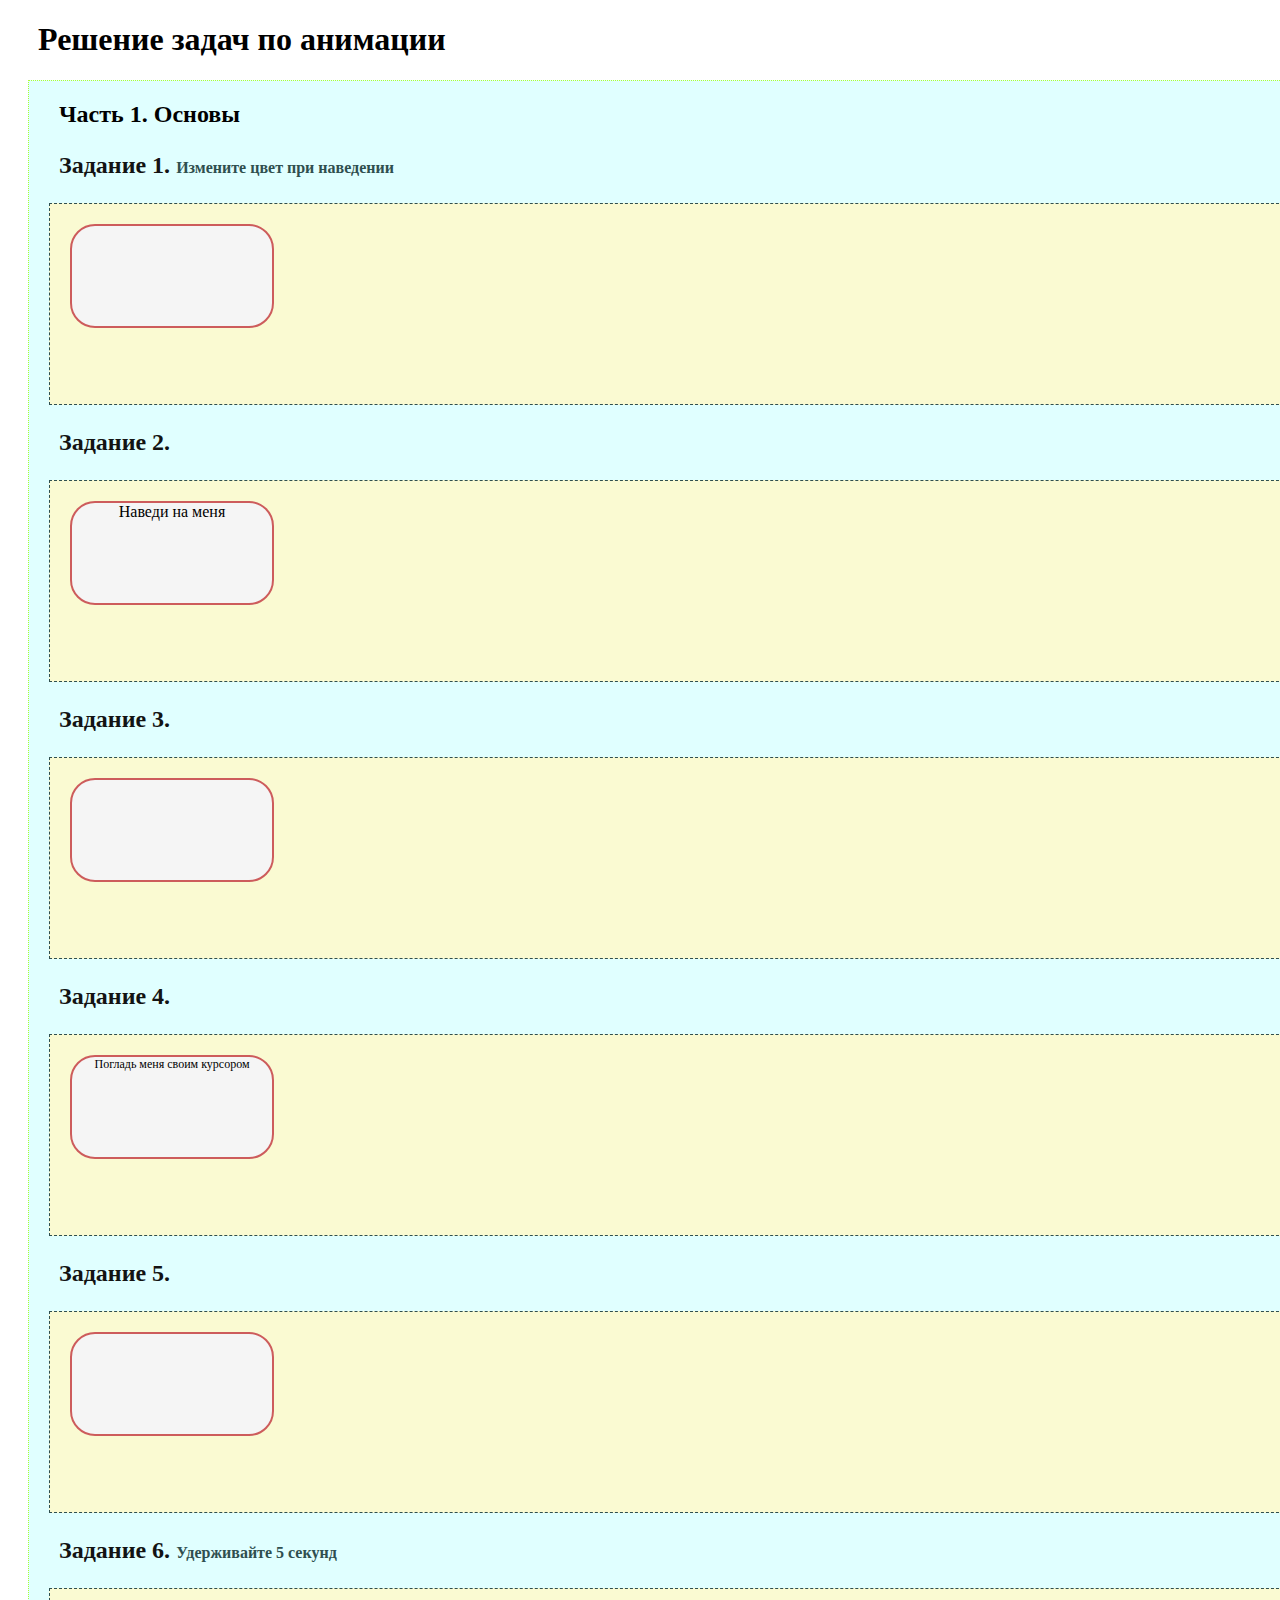
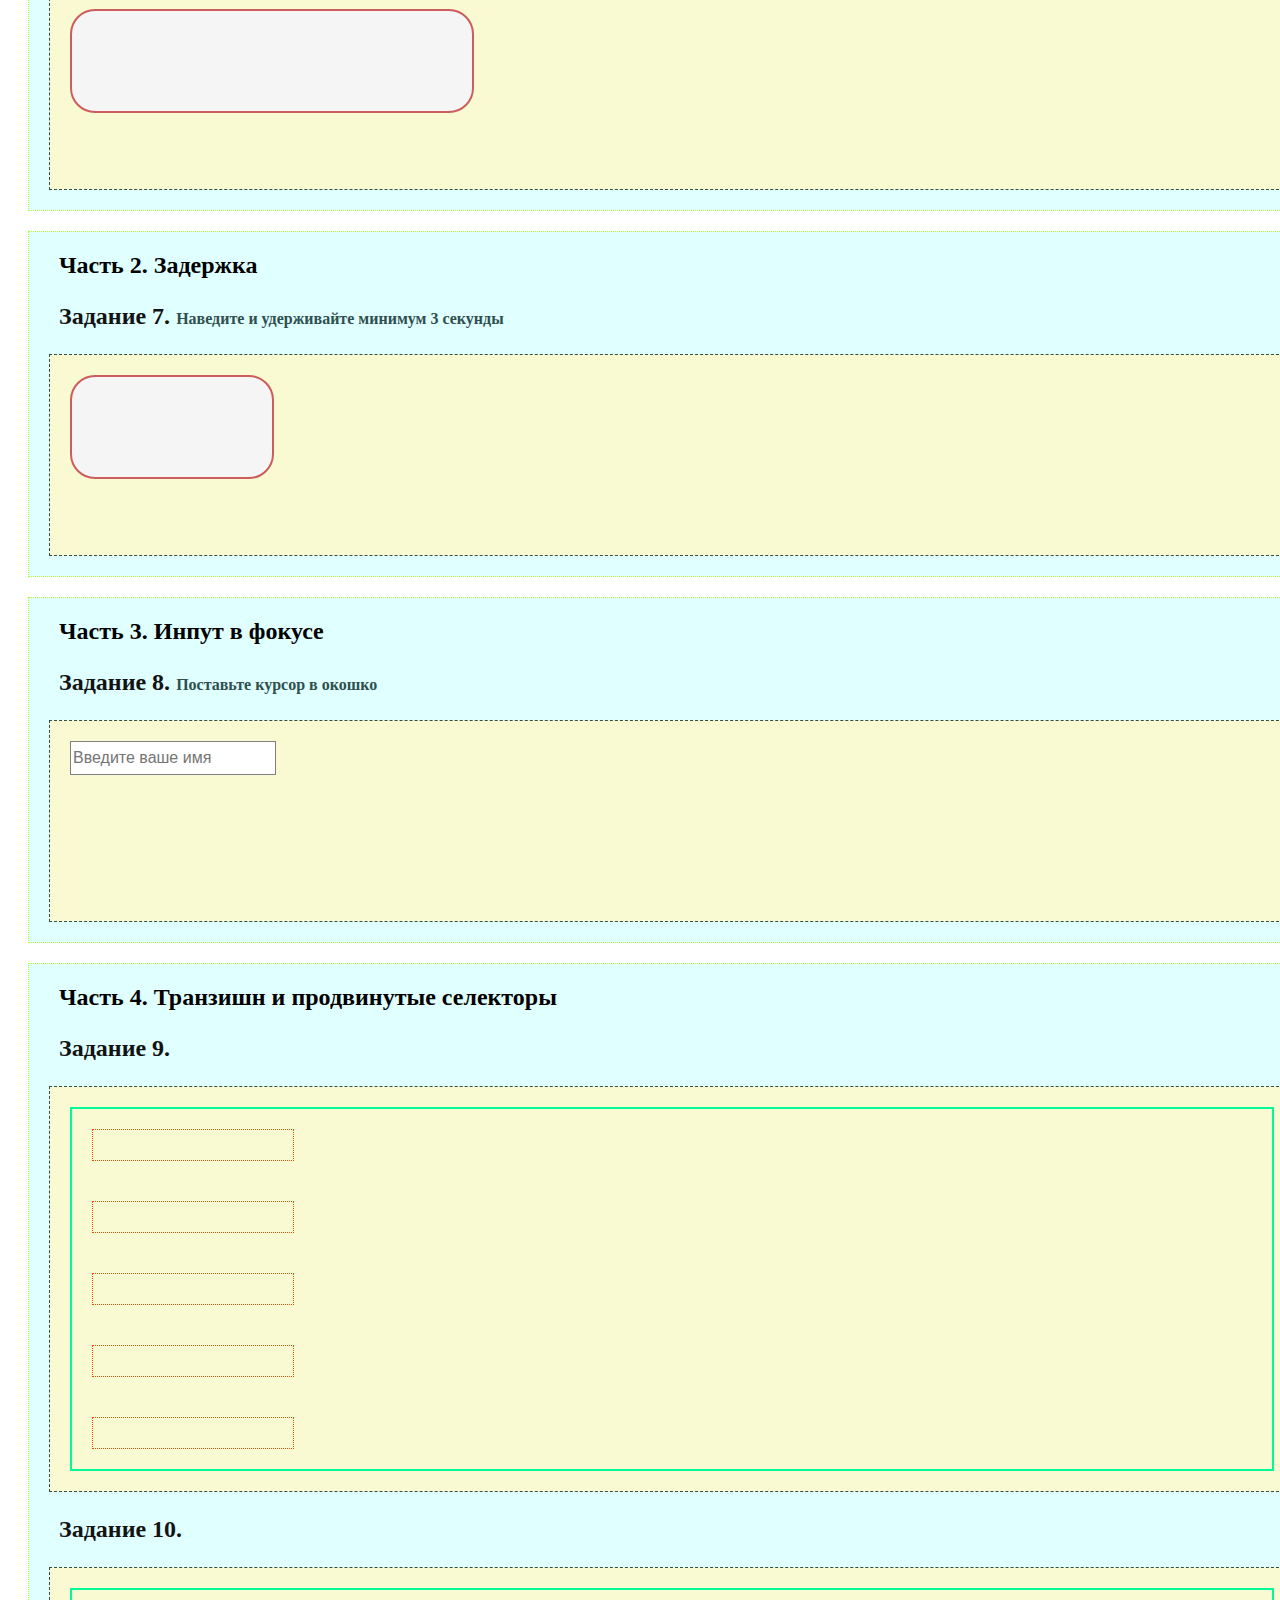
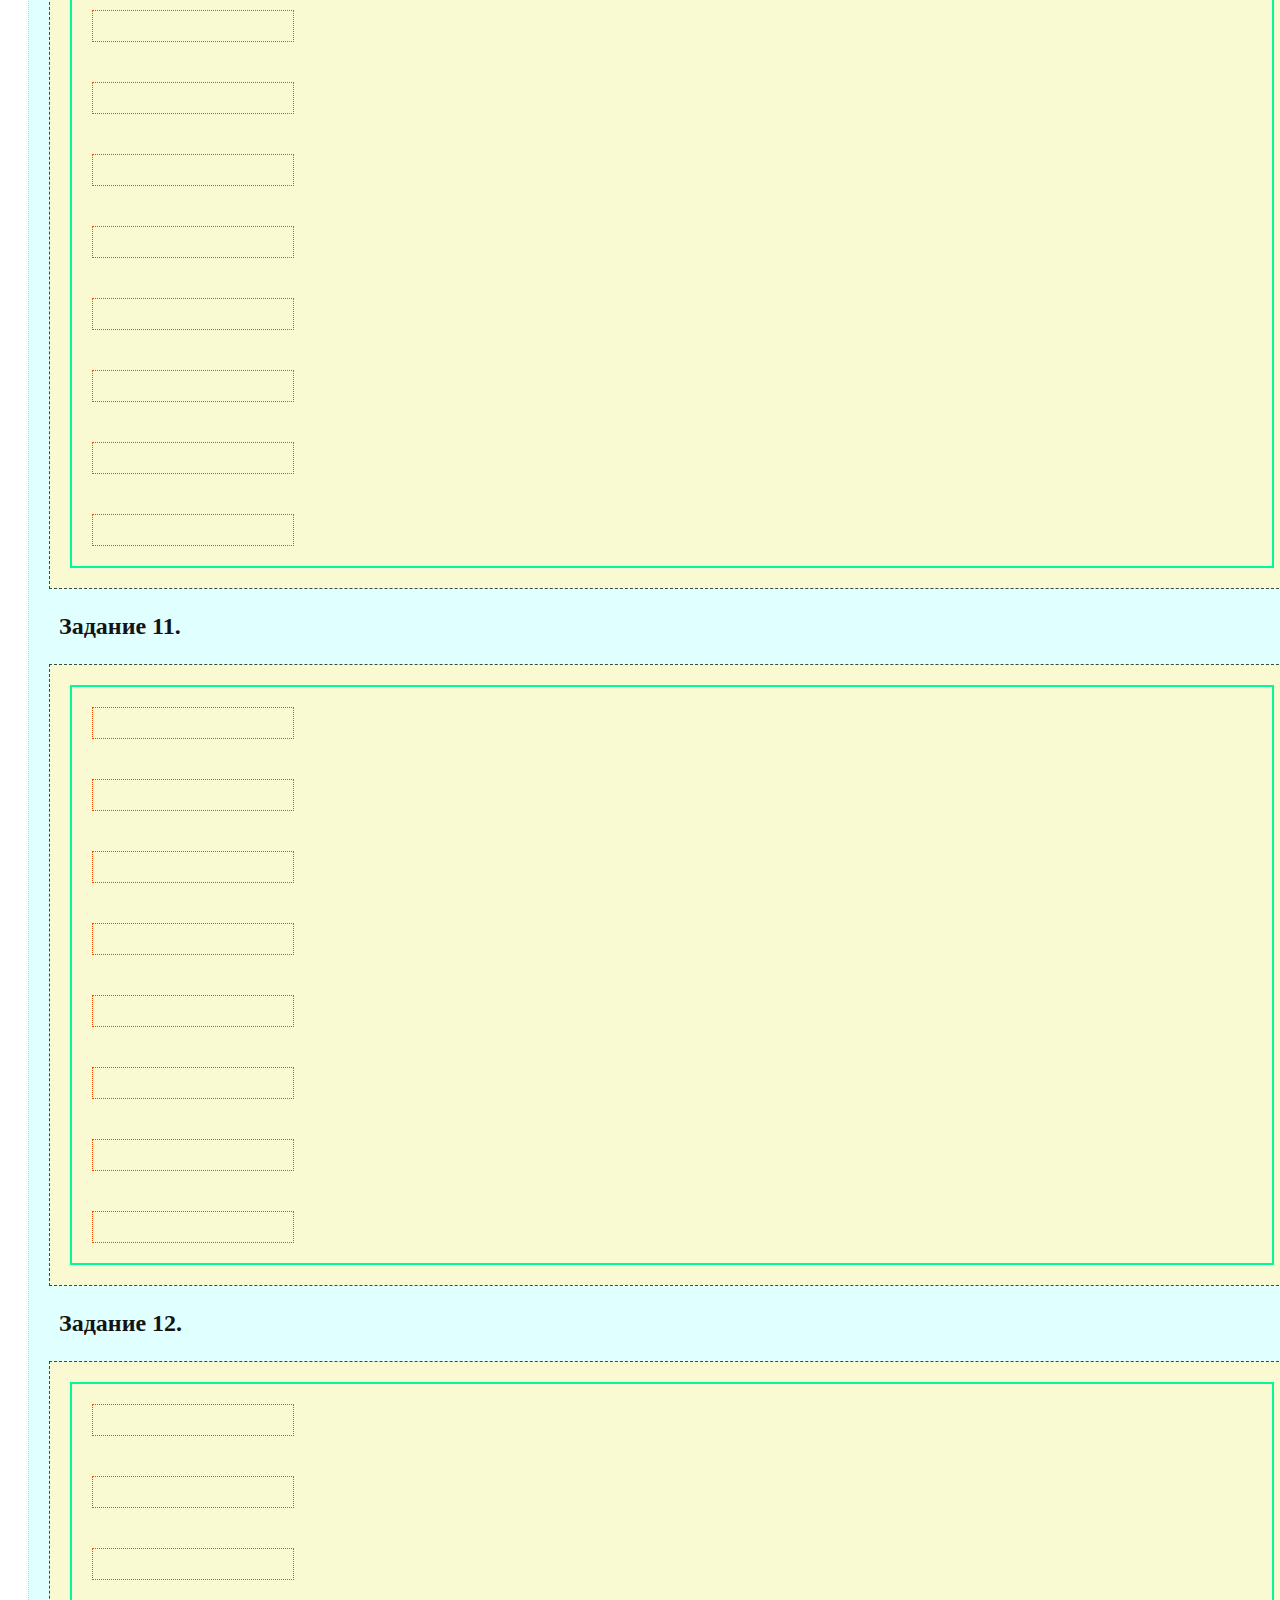
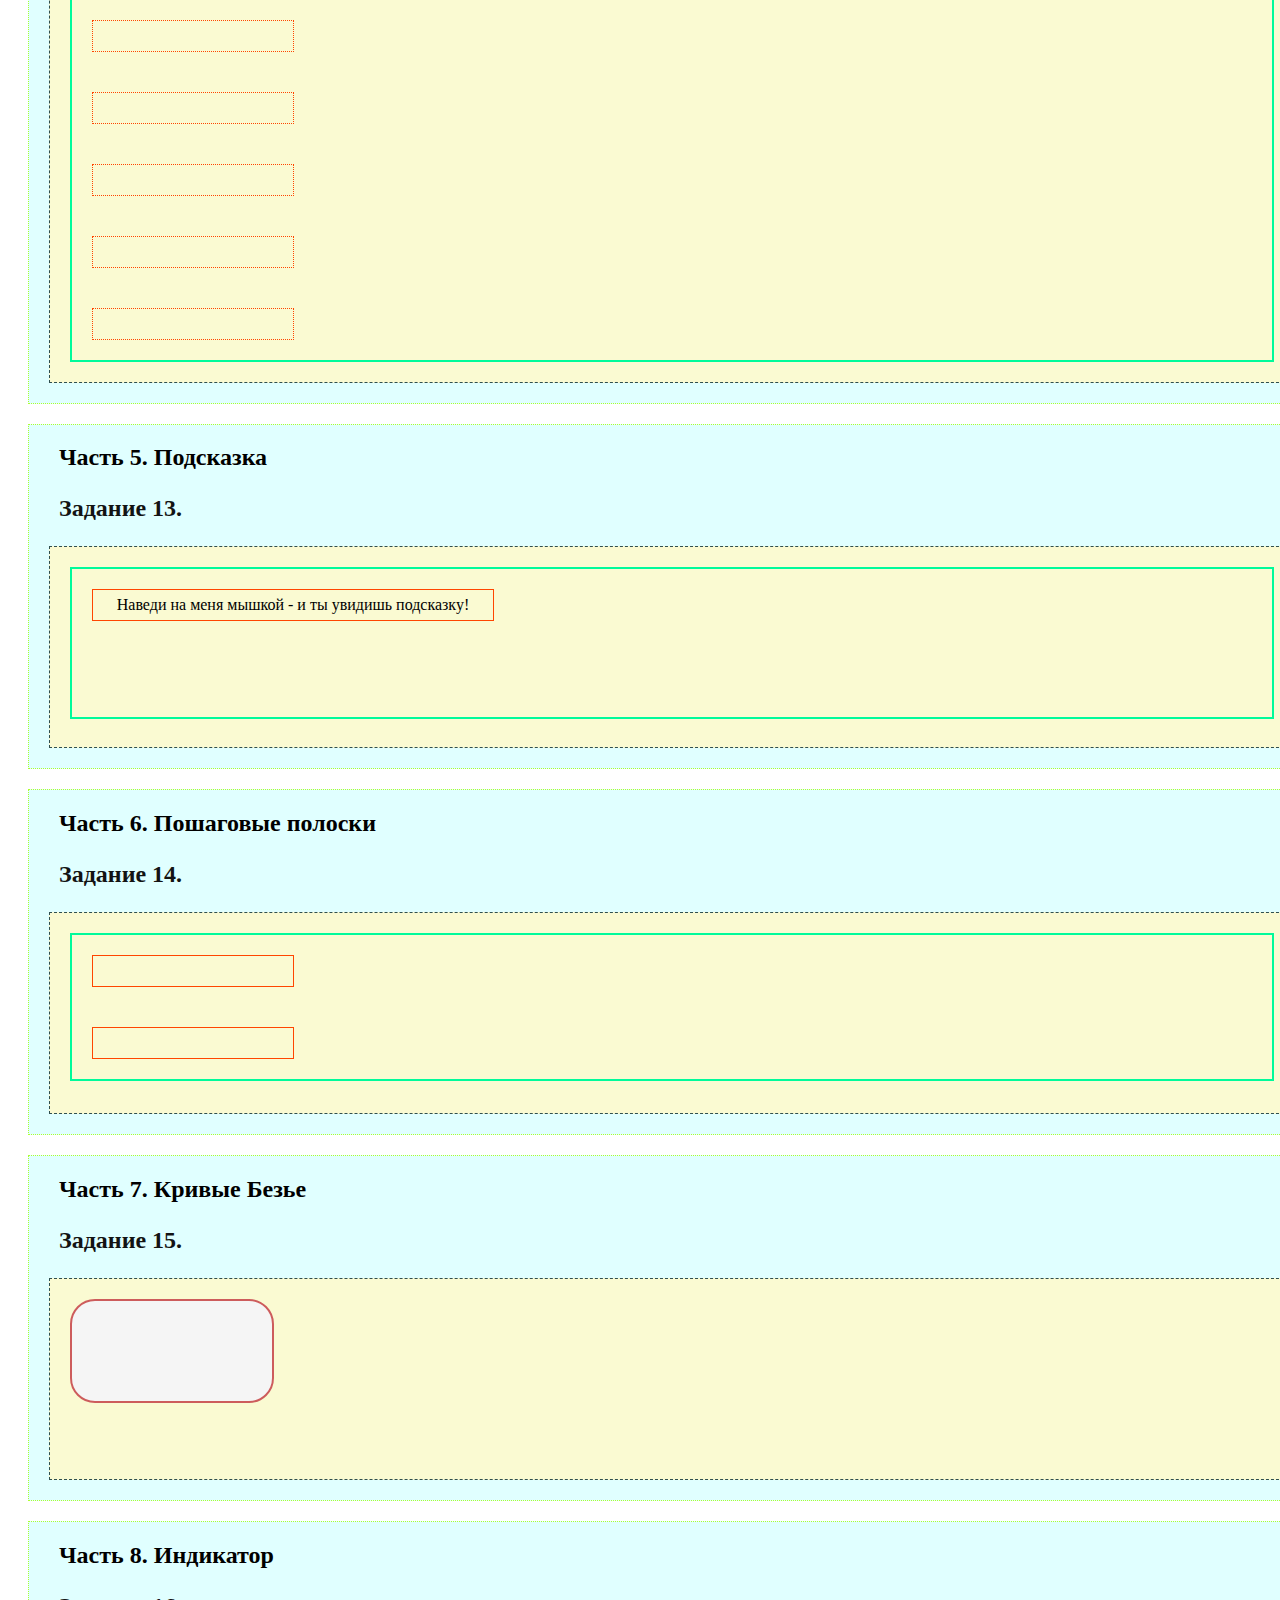
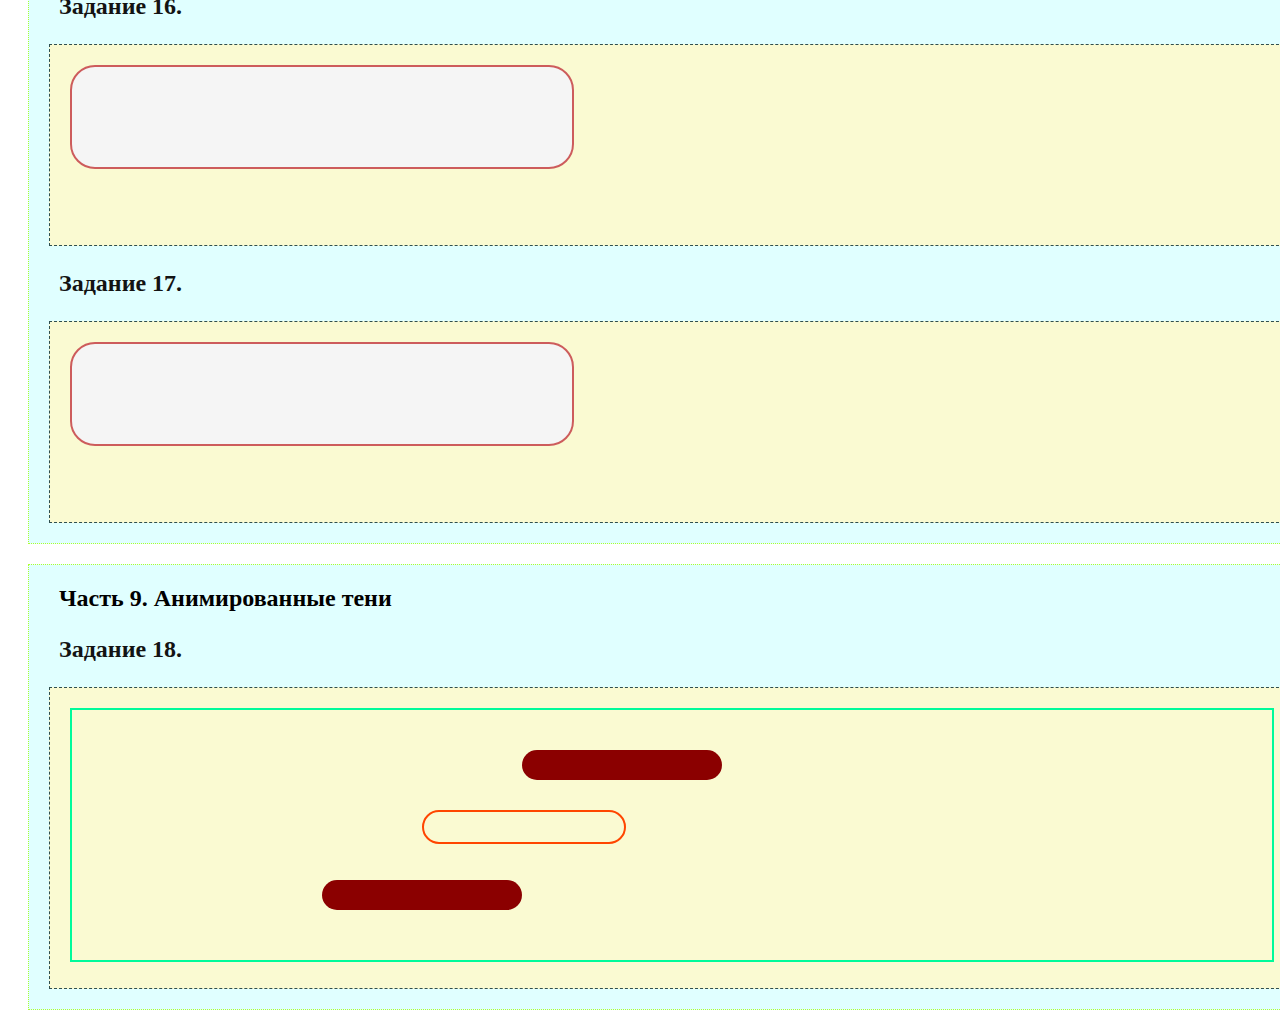
<file: MyTransitions/index.html>
<!DOCTYPE html>
<html lang="en">
<head>
    <meta charset="utf-8">
    <title>Animations</title>
    <link rel="stylesheet" href="css/styles.css">
</head>
<body>
<h1>Решение задач по анимации</h1>
<div class="basic">
    <h2>Часть 1. Основы</h2>
    <div class="task1">
        <h3>Задание 1. <span>Измените цвет при наведении</span></h3>
        <div class="container1">
            <div class="block1"></div>
        </div>
    </div>
    <div class="task2">
        <h3>Задание 2. <span></span></h3>
        <div class="container1">
            <div class="block2">Наведи на меня</div>
        </div>
    </div>
    <div class="task3">
        <h3>Задание 3. <span></span></h3>
        <div class="container1">
            <div class="block3"></div>
        </div>
    </div>
    <div class="task4">
        <h3>Задание 4. <span></span></h3>
        <div class="container1">
            <div class="block4">Погладь меня своим курсором</div>
        </div>
    </div>
    <div class="task5">
        <h3>Задание 5. <span></span></h3>
        <div class="container1">
            <div class="block5"></div>
        </div>
    </div>
    <div class="task6">
        <h3>Задание 6. <span>Удерживайте 5 секунд</span></h3>
        <div class="container1">
            <div class="block6">I believe I can flyyyy...</div>
        </div>
    </div>
</div>
<div class="delay">
    <h2>Часть 2. Задержка</h2>
    <div class="task7">
        <h3>Задание 7. <span>Наведите и удерживайте минимум 3 секунды</span></h3>
        <div class="container1">
            <div class="block7"></div>
        </div>
    </div>
</div>
<div class="input-focus">
    <h2>Часть 3. Инпут в фокусе</h2>
    <div class="task8">
        <h3>Задание 8. <span>Поставьте курсор в окошко</span></h3>
        <div class="container1">
            <input type="text" name="name" id="name" placeholder="Введите ваше имя">
        </div>
    </div>
</div>
<div class="trans-otherCss">
    <h2>Часть 4. Транзишн и продвинутые селекторы</h2>
    <div class="task9">
        <h3>Задание 9. <span></span></h3>
        <div class="container2">
            <div class="block9">
                <div class="child9"></div>
                <div class="child9"></div>
                <div class="child9"></div>
                <div class="child9"></div>
                <div class="child9"></div>
            </div>
        </div>
    </div>
    <div class="task10">
        <h3>Задание 10. <span></span></h3>
        <div class="container2">
            <div class="block10">
                <div class="child10"></div>
                <div class="child10"></div>
                <div class="child10"></div>
                <div class="child10"></div>
                <div class="child10"></div>
                <div class="child10"></div>
                <div class="child10"></div>
                <div class="child10"></div>
            </div>
        </div>
    </div>
    <div class="task11">
        <h3>Задание 11. <span></span></h3>
        <div class="container2">
            <div class="block11">
                <div class="child11"></div>
                <div class="child11"></div>
                <div class="child11"></div>
                <div class="child11"></div>
                <div class="child11"></div>
                <div class="child11"></div>
                <div class="child11"></div>
                <div class="child11"></div>
            </div>
        </div>
    </div>
    <div class="task12">
        <h3>Задание 12. <span></span></h3>
        <div class="container2">
            <div class="block12">
                <div class="child12"></div>
                <div class="child12"></div>
                <div class="child12"></div>
                <div class="child12"></div>
                <div class="child12"></div>
                <div class="child12"></div>
                <div class="child12"></div>
                <div class="child12"></div>
            </div>
        </div>
    </div>
</div>
<div class="notes">
    <h2>Часть 5. Подсказка</h2>
    <div class="task13">
        <h3>Задание 13. <span></span></h3>
        <div class="container1">
            <div class="block13">
                <div class="child13">Наведи на меня мышкой - и ты увидишь подсказку!</div>
                <div class="child13a">А вот и я! Шампанского мне!!!</div>
            </div>
        </div>
    </div>
</div>
<div class="stepped-stripes">
    <h2>Часть 6. Пошаговые полоски</h2>
    <div class="task14">
        <h3>Задание 14. <span></span></h3>
        <div class="container1">
            <div class="block14">
                <div class="child14"></div>
                <div class="child14a"></div>
            </div>
        </div>
    </div>
</div>
<div class="bezie-curves">
    <h2>Часть 7. Кривые Безье</h2>
    <div class="task15">
        <h3>Задание 15. <span></span></h3>
        <div class="container1">
            <div class="block15"></div>
        </div>
    </div>
</div>
<div class="indicator">
    <h2>Часть 8. Индикатор</h2>
    <div class="task16">
        <h3>Задание 16. <span></span></h3>
        <div class="container1">
            <div class="block16">
                <div class="child16"></div>
            </div>
        </div>
    </div>
    <div class="task17">
        <h3>Задание 17. <span></span></h3>
        <div class="container1">
            <div class="block17">
                <div class="child17"></div>
            </div>
        </div>
    </div>
</div>
<div class="animated-shadows">
    <h2>Часть 9. Анимированные тени</h2>
    <div class="task18">
        <h3>Задание 18. <span></span></h3>
        <div class="container3">
            <div class="block18">
                <p class="box18"></p>
                <div class="child18a"></div>
                <div class="child18b"></div>
            </div>
        </div>
    </div>
</div>

</body>
</html>
</file>
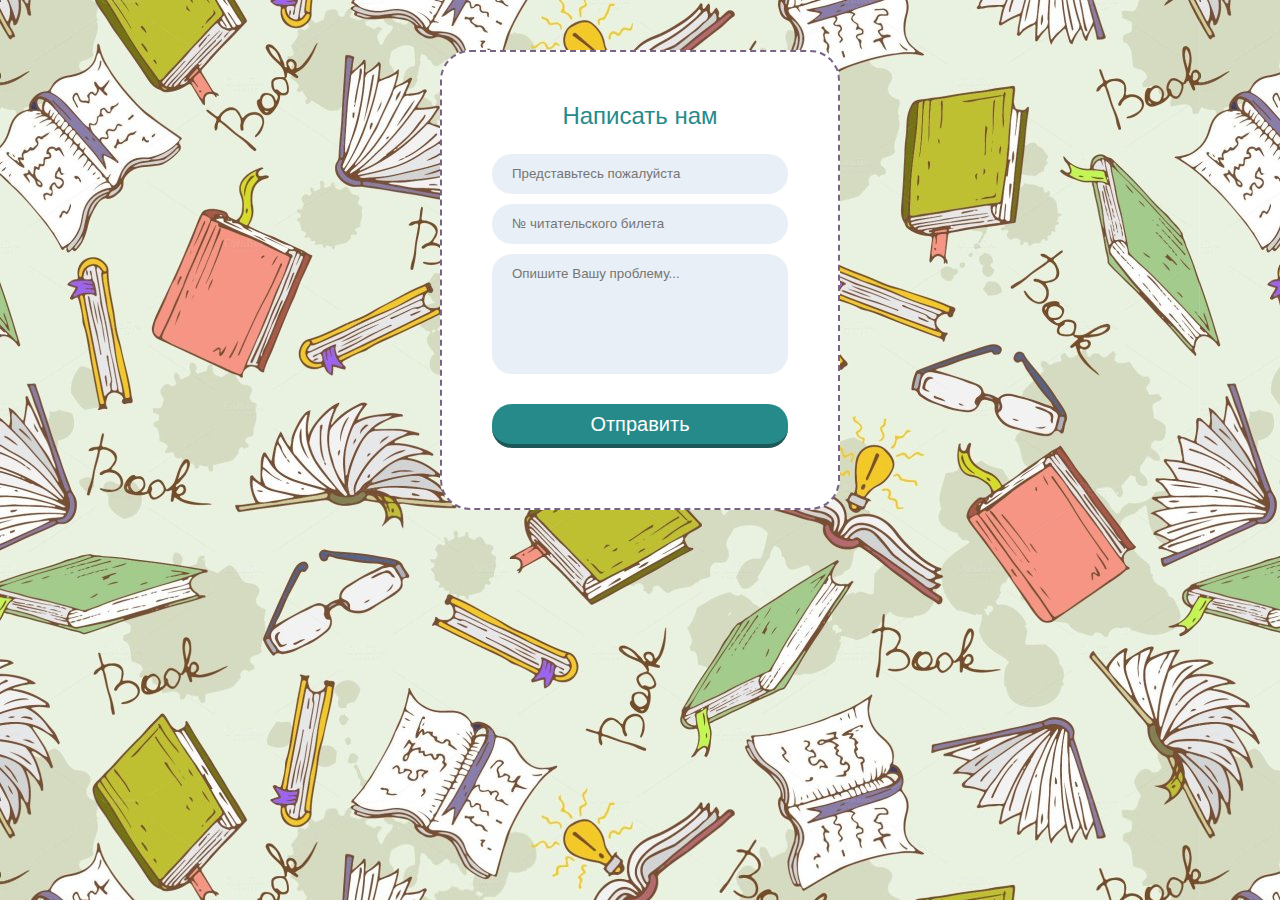
<file: Library/help.html>
<!DOCTYPE html>
<html lang="en">
<head>
    <meta charset="UTF-8">
    <meta http-equiv="X-UA-Compatible" content="IE=edge">
    <meta name="viewport" content="width=device-width, initial-scale=1.0">
    <link rel="stylesheet" href="stylesHelp.css">
    <title>Написать нам</title>
</head>
<body>
<form class="decor">
    <div class="form-inner">
        <h3>Написать нам</h3>
        <input type="text" placeholder="Представьтесь пожалуйста">
        <input type="email" placeholder="№ читательского билета">
        <textarea placeholder="Опишите Вашу проблему..." rows="3"></textarea>
        <a href="mailto:zmargok@mail.ru" class="btn">Отправить</a>
    </div>
</form>
</body>
</html>
</file>
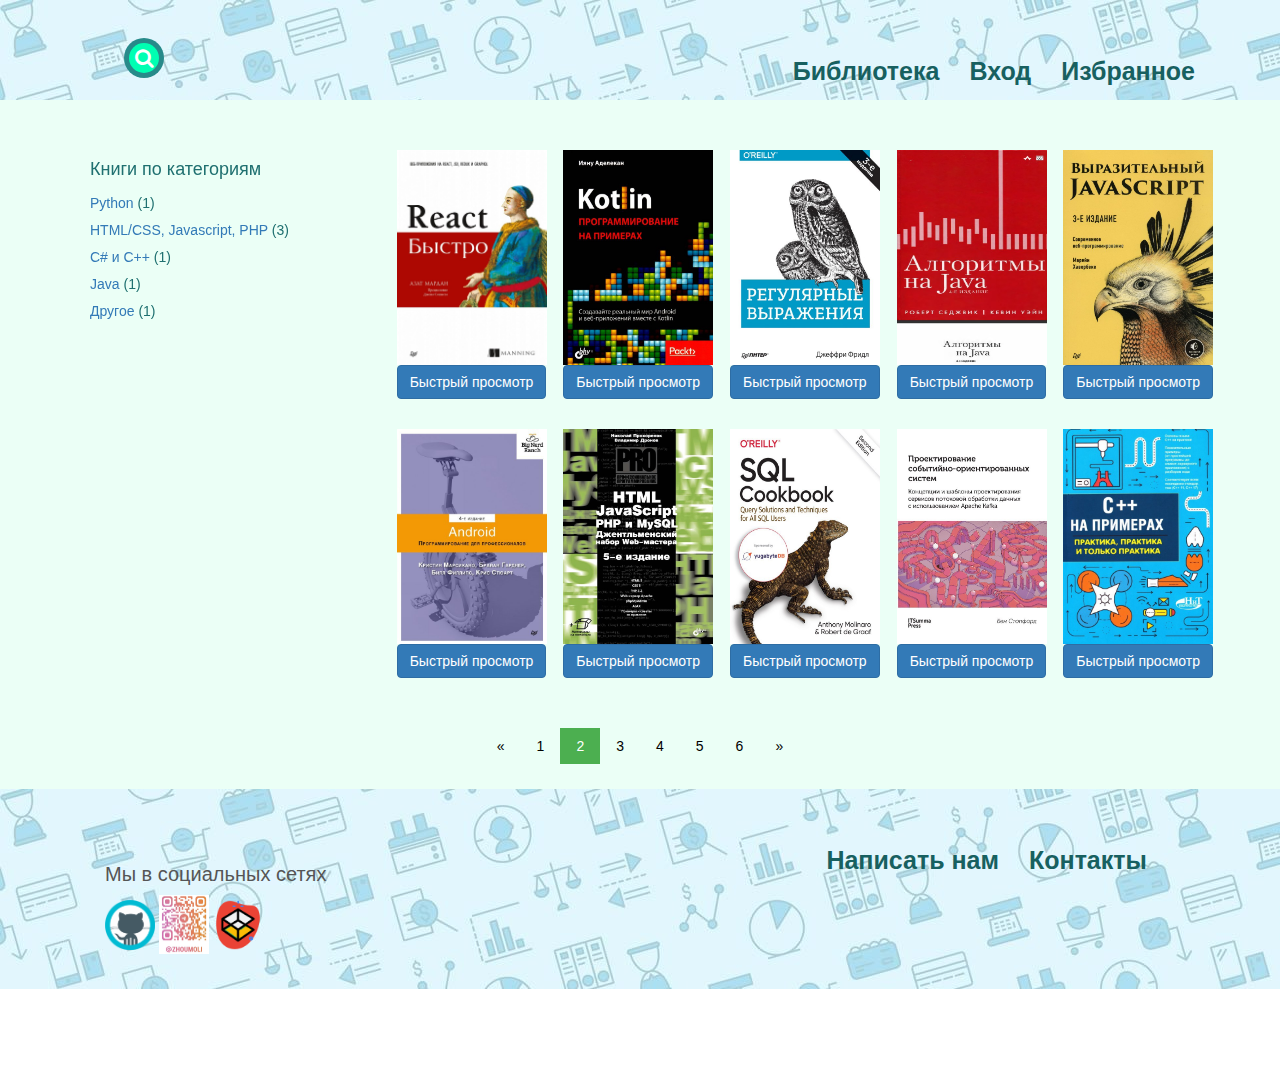
<file: Library/index2.html>
<!DOCTYPE html>
<html lang="ru">
<head>
    <meta charset="UTF-8">
    <meta http-equiv="X-UA-Compatible" content="IE=edge">
    <meta name="viewport" content="width=device-width, initial-scale=1.0">
    <link rel="stylesheet" href="stylesIndex.css">
    <title>Библиотека</title>
    <link rel="stylesheet" href="//netdna.bootstrapcdn.com/bootstrap/3.3.2/css/bootstrap.min.css">
    <script src="https://ajax.googleapis.com/ajax/libs/jquery/2.1.1/jquery.min.js"></script>
    <script src="//netdna.bootstrapcdn.com/bootstrap/3.3.2/js/bootstrap.min.js"></script>
</head>
<body>
<div id="wrapper">
    <header class="site-header">
        <div class="container">
            <ul class="site-menu">
                <li><a href="index.html">Библиотека</a></li>
                <li><a href="login.html">Вход</a></li>
                <li><a href="profile.html">Избранное</a></li>
            </ul>
        </div>
        <link rel="stylesheet"
              href="https://cdnjs.cloudflare.com/ajax/libs/font-awesome/4.7.0/css/font-awesome.min.css">
        <div class="search-box">
            <input type="text" name="text" class="search-txt" placeholder="Введите для поиска"/>
            <a class="search-btn" href="#">
                <i class="fa fa-search" aria-hidden="true"></i>
            </a>
        </div>
    </header>
    <main class="site-main">
        <div class="container">
            <div class="sidebar">
                <h4>Книги по категориям</h4>
                <ul class="book-categories">
                    <li><a href="#">Python</a>
                        <span class="count">(1)</span></li>
                    <!--                    <script src="https://ajax.googleapis.com/ajax/libs/jquery/2.1.0/jquery.min.js"></script>-->
                    <!--                    <textarea rows="10" cols="40" class="form-control">Lorem #ipsum dolor #sit amet #consectetur adipiscing</textarea>-->

                    <!--                    <div class="remaining-counter">Hashtags Counted:&nbsp;&nbsp;<span class="well text-well">0</span></div>-->
                    <li><a href="#">HTML/CSS, Javascript, PHP</a>
                        <span class="count">(3)</span></li>
<!--                    <li><a href="#">JavaScript</a>-->
<!--                        <span class="count">$countWeb</span></li>-->
                    <li><a href="#">C# и C++</a>
                        <span class="count">(1)</span></li>
                    <li><a href="#">Java</a>
                        <span class="count">(1)</span></li>
                    <li><a href="#">Другое</a>
                        <span class="count">(1)</span></li>
                </ul>
            </div>
            <div class="content">
                <div class="block">
                    <p class="hidden">#Web</p>
                    <img src="imgBooks/53406373.jpg" width="150" height="215" alt="Java">
                    <button class="btn btn-primary" data-toggle="modal" data-target="#myModal_11">Быстрый просмотр
                    </button>
                    <div class="modal fade" id="myModal_11" tabindex="-1" role="dialog"
                         aria-labelledby="myModalLabel_11"
                         aria-hidden="true">
                        <div class="modal-dialog">
                            <div class="modal-content">
                                <div class="modal-header">
                                    <button type="button" class="close" data-dismiss="modal" aria-hidden="true">&times;
                                    </button>
                                    <h4 class="modal-title" id="myModalLabel_11">React быстро</h4>
                                </div>
                                <div class="modal-body">
                                    <img src="imgBooks/53406373.jpg" width="300" height="auto" alt="Java">
                                    <p><b>ISBN:</b> 53406373</p>
                                    <p><b>Авторы:</b> Азат Мардан</p>
                                    <p><b>Количество страниц:</b> 560</p>
                                    <p><b>Год издания:</b> 2017</p>
                                    <p><b>Описание:</b></p>
                                    <p>Хотите быстро освоить React на понятных и объяснённых примерах? Эта книга для вас.
                                        Так же она познакомит вас с форматом JSX и научит работе с однонаправленным потоком
                                        данных и принципами декларативного программирования.</p>
                                    <p><b>Основные темы:</b></p>
                                    <p>— Основы Master React;</p>
                                    <p>— Работа с данными и маршрутизацией;</p>
                                    <p>— Тестовые компоненты;</p>
                                    <p>— Условный рендеринг;</p>
                                    <p>— Оптимизация приложений.</p>

                                </div>
                                <div class="modal-footer">
                                    <button type="button" class="btn btn-default" data-dismiss="modal">Закрыть</button>
                                    <button type="button" class="btn btn-primary">Добавить в избранное</button>
                                </div>
                            </div>
                        </div>
                    </div>
                </div>
                <div class="block">
                    <p class="hidden">#Java</p>
                    <img src="imgBooks/45356388.jpg" width="150" height="215" alt="Java">
                    <button class="btn btn-primary" data-toggle="modal" data-target="#myModal_12">Быстрый просмотр
                    </button>
                    <div class="modal fade" id="myModal_12" tabindex="-1" role="dialog"
                         aria-labelledby="myModalLabel_12"
                         aria-hidden="true">
                        <div class="modal-dialog">
                            <div class="modal-content">
                                <div class="modal-header">
                                    <button type="button" class="close" data-dismiss="modal" aria-hidden="true">&times;
                                    </button>
                                    <h4 class="modal-title" id="myModalLabel_12">Kotlin: программирование на примерах</h4>
                                </div>
                                <div class="modal-body">
                                    <img src="imgBooks/45356388.jpg" width="300" height="auto" alt="Java">
                                    <p><b>ISBN:</b> 45356388</p>
                                    <p><b>Авторы:</b> Ияну Аделекан</p>
                                    <p><b>Количество страниц:</b> 434</p>
                                    <p><b>Год издания:</b> 2020</p>
                                    <p><b>Описание:</b></p>
                                    <p>Книга посвящена разработке мобильных приложений для Android на языке Kotlin.
                                        Все знания даются на примерах игры Tetris, приложения Messenger и
                                        веб-приложения Plae Reviewer.</p>
                                    <p><b>Основные темы:</b></p>
                                    <p>— Основы Kotlin, приёмы ООП;</p>
                                    <p>— RESTful в Android;</p>
                                    <p>— Фреймворк Spring Boot 2.0.</p>

                                </div>
                                <div class="modal-footer">
                                    <button type="button" class="btn btn-default" data-dismiss="modal">Закрыть</button>
                                    <button type="button" class="btn btn-primary">Добавить в избранное</button>
                                </div>
                            </div>
                        </div>
                    </div>
                </div>
                <div class="block">
                    <p class="hidden">#Other</p>
                    <img src="imgBooks/37408778.jpg" width="150" height="215" alt="Java">
                    <button class="btn btn-primary" data-toggle="modal" data-target="#myModal_13">Быстрый просмотр
                    </button>
                    <div class="modal fade" id="myModal_13" tabindex="-1" role="dialog"
                         aria-labelledby="myModalLabel_13"
                         aria-hidden="true">
                        <div class="modal-dialog">
                            <div class="modal-content">
                                <div class="modal-header">
                                    <button type="button" class="close" data-dismiss="modal" aria-hidden="true">&times;
                                    </button>
                                    <h4 class="modal-title" id="myModalLabel_13">Регулярные выражения</h4>
                                </div>
                                <div class="modal-body">
                                    <img src="imgBooks/37408778.jpg" width="300" height="auto" alt="Java">
                                    <p><b>ISBN:</b> 37408778</p>
                                    <p><b>Авторы:</b> Джеффри Фридл</p>
                                    <p><b>Количество страниц:</b> 608</p>
                                    <p><b>Год издания:</b> 2018</p>
                                    <p><b>Описание:</b></p>
                                    <p>Книга Джеффри Фридла откроет перед вами секрет высокой производительности.
                                        Ставшие стандартной возможностью во многих языках программирования и популярных
                                        программных продуктах, включая Perl, PHP, Java, Python, Ruby, MySQL, VB .NET и C#,
                                        регулярные выражения позволят вам автоматизировать сложную и тонкую обработку текста.</p>
                                    <p><b>Основные темы:</b></p>
                                    <p>— Принципы действия механизма регулярных выражений;</p>
                                    <p>— Сравнение функциональных возможностей различных языков программирования и инструментальных средств;</p>
                                    <p>— Оптимизация регулярных выражений;</p>
                                    <p>— Разбор распространённых ошибок.</p>
                                </div>
                                <div class="modal-footer">
                                    <button type="button" class="btn btn-default" data-dismiss="modal">Закрыть</button>
                                    <button type="button" class="btn btn-primary">Добавить в избранное</button>
                                </div>
                            </div>
                        </div>
                    </div>
                </div>
                <div class="block">
                    <p class="hidden">#Java</p>
                    <img src="imgBooks/67076353.jpg" width="150" height="215" alt="Java">
                    <button class="btn btn-primary" data-toggle="modal" data-target="#myModal_14">Быстрый просмотр
                    </button>
                    <div class="modal fade" id="myModal_14" tabindex="-1" role="dialog"
                         aria-labelledby="myModalLabel_14"
                         aria-hidden="true">
                        <div class="modal-dialog">
                            <div class="modal-content">
                                <div class="modal-header">
                                    <button type="button" class="close" data-dismiss="modal" aria-hidden="true">&times;
                                    </button>
                                    <h4 class="modal-title" id="myModalLabel_14">Алгоритмы на Java</h4>
                                </div>
                                <div class="modal-body">
                                    <img src="imgBooks/67076353.jpg" width="300" height="auto" alt="Java">
                                    <p><b>ISBN:</b> 67076353</p>
                                    <p><b>Авторы:</b> Роберт Седжвик</p>
                                    <p><b>Количество страниц:</b> 845</p>
                                    <p><b>Год издания:</b> 2013</p>
                                    <p><b>Описание:</b></p>
                                    <p>Классическая книга, которая задумана как обзор наиболее важных на сегодняшний
                                        день компьютерных алгоритмов и как сборник фундаментальных приёмов.
                                        Алгоритмы в данной книге представляют собой сборник основных знаний,
                                        полученных за последние 50 лет и признанных незаменимыми.

                                        Издание будет полезно студентам курсов вычислительной техники и людям,
                                        желающим плавно «вкатиться» в эту область. Тем более в конце каждой главы
                                        есть упражнения для практики.</p>
                                    <p><b>Основные темы:</b></p>
                                    <p>— Алгоритмы сортировки и поиска;</p>
                                    <p>— Графы;</p>
                                    <p>— Строки и контекст.</p>

                                </div>
                                <div class="modal-footer">
                                    <button type="button" class="btn btn-default" data-dismiss="modal">Закрыть</button>
                                    <button type="button" class="btn btn-primary">Добавить в избранное</button>
                                </div>
                            </div>
                        </div>
                    </div>
                </div>
                <div class="block">
                    <p class="hidden">#JavaScript</p>
                    <img src="imgBooks/75000129.jpg" width="150" height="215" alt="Java">
                    <button class="btn btn-primary" data-toggle="modal" data-target="#myModal_15">Быстрый просмотр
                    </button>
                    <div class="modal fade" id="myModal_15" tabindex="-1" role="dialog"
                         aria-labelledby="myModalLabel_15"
                         aria-hidden="true">
                        <div class="modal-dialog">
                            <div class="modal-content">
                                <div class="modal-header">
                                    <button type="button" class="close" data-dismiss="modal" aria-hidden="true">&times;
                                    </button>
                                    <h4 class="modal-title" id="myModalLabel_15">Выразительный JavaScript. Современное веб-программирование</h4>
                                </div>
                                <div class="modal-body">
                                    <img src="imgBooks/75000129.jpg" width="300" height="auto" alt="Java">
                                    <p><b>ISBN:</b> 75000129</p>
                                    <p><b>Авторы:</b> Марейн Хавербеке</p>
                                    <p><b>Количество страниц:</b> 482</p>
                                    <p><b>Год издания:</b> 2019</p>
                                    <p><b>Описание:</b></p>
                                    <p>Книга позволит глубоко погрузиться в тему, научиться писать красивый и эффективный код.
                                        Автор сделал упор на практику и большое кол-во примеров.</p>
                                    <p><b>Основные темы:</b></p>
                                    <p>— Структура языка JavaScript;</p>
                                    <p>— Управляющие структуры и структуры данных;</p>
                                    <p>— Обработка ошибок в JavaScript;</p>
                                    <p>— Модульность и асинхронное программирование.</p>

                                </div>
                                <div class="modal-footer">
                                    <button type="button" class="btn btn-default" data-dismiss="modal">Закрыть</button>
                                    <button type="button" class="btn btn-primary">Добавить в избранное</button>
                                </div>
                            </div>
                        </div>
                    </div>
                </div>
                <div class="block">
                    <p class="hidden">#Android</p>
                    <img src="imgBooks/44816997.jpg" width="150" height="215" alt="Java">
                    <button class="btn btn-primary" data-toggle="modal" data-target="#myModal_16">Быстрый просмотр
                    </button>
                    <div class="modal fade" id="myModal_16" tabindex="-1" role="dialog"
                         aria-labelledby="myModalLabel_16"
                         aria-hidden="true">
                        <div class="modal-dialog">
                            <div class="modal-content">
                                <div class="modal-header">
                                    <button type="button" class="close" data-dismiss="modal" aria-hidden="true">&times;
                                    </button>
                                    <h4 class="modal-title" id="myModalLabel_16">Android. Программирование для профессионалов</h4>
                                </div>
                                <div class="modal-body">
                                    <img src="imgBooks/44816997.jpg" width="300" height="auto" alt="Java">
                                    <p><b>ISBN:</b> 44816997</p>
                                    <p><b>Авторы:</b> Билл Филлипс, Кристин Марсикано</p>
                                    <p><b>Количество страниц:</b> 704</p>
                                    <p><b>Год издания:</b> 2021</p>
                                    <p><b>Описание:</b></p>
                                    <p>Эта книга посвящена прикладным методам разработки приложений на Kotlin,
                                        и подойдёт для всех версий Android от 5.0 (Lollipop) до 8.1 (Oreo) и выше.
                                        Каждая глава продумана так, чтобы вы смогли получить максимум опыта и знания,
                                        необходимые для разработки под Android.</p>
                                    <p><b>Основные темы:</b></p>
                                    <p>— введение в разработку под Android;</p>
                                    <p>— основы разработки и создание первого приложения;</p>
                                    <p>— Andoid и модель MVC;</p>
                                    <p>— отладка Android-приложения;</p>
                                    <p>— UI-фрагменты, FragmentManager и многое другое.</p>

                                </div>
                                <div class="modal-footer">
                                    <button type="button" class="btn btn-default" data-dismiss="modal">Закрыть</button>
                                    <button type="button" class="btn btn-primary">Добавить в избранное</button>
                                </div>
                            </div>
                        </div>
                    </div>
                </div>
                <div class="block">
                    <p class="hidden">#Web</p>
                    <img src="imgBooks/90759244.jpg" width="150" height="215" alt="Java">
                    <button class="btn btn-primary" data-toggle="modal" data-target="#myModal_17">Быстрый просмотр
                    </button>
                    <div class="modal fade" id="myModal_17" tabindex="-1" role="dialog"
                         aria-labelledby="myModalLabel_17"
                         aria-hidden="true">
                        <div class="modal-dialog">
                            <div class="modal-content">
                                <div class="modal-header">
                                    <button type="button" class="close" data-dismiss="modal" aria-hidden="true">&times;
                                    </button>
                                    <h4 class="modal-title" id="myModalLabel_17">HTML, JavaScript, PHP и MySQL.
                                        Джентльменский набор Web-мастера</h4>
                                </div>
                                <div class="modal-body">
                                    <img src="imgBooks/90759244.jpg" width="300" height="auto" alt="Java">
                                    <p><b>ISBN:</b> 90759244</p>
                                    <p><b>Авторы:</b> Владимир Дронов, Николай Прохоренко</p>
                                    <p><b>Количество страниц:</b> 913</p>
                                    <p><b>Год издания:</b> 2019</p>
                                    <p><b>Описание:</b></p>
                                    <p>Довольно комплексная книга, которая предлагает  изучение не только клиентских технологий
                                        (HTML, CSS, JаvaScript), но и серверных (РНР, MySQL).
                                        Эти технологии могут существуют совместно, а значит изучать
                                        их нужно как единое целое. </p>
                                    <p><b>Основные темы:</b></p>
                                    <p>— Основы HTML, CSS, JavaScript, MySQL и PHP;</p>
                                    <p>— Разбор программного обеспечения web-сервера;</p>
                                    <p>— AJAX.</p>

                                </div>
                                <div class="modal-footer">
                                    <button type="button" class="btn btn-default" data-dismiss="modal">Закрыть</button>
                                    <button type="button" class="btn btn-primary">Добавить в избранное</button>
                                </div>
                            </div>
                        </div>
                    </div>
                </div>
                <div class="block">
                    <p class="hidden">#SQL</p>
                    <img src="imgBooks/70660965.jpg" width="150" height="215" alt="Java">
                    <button class="btn btn-primary" data-toggle="modal" data-target="#myModal_18">Быстрый просмотр
                    </button>
                    <div class="modal fade" id="myModal_18" tabindex="-1" role="dialog"
                         aria-labelledby="myModalLabel_18"
                         aria-hidden="true">
                        <div class="modal-dialog">
                            <div class="modal-content">
                                <div class="modal-header">
                                    <button type="button" class="close" data-dismiss="modal" aria-hidden="true">&times;
                                    </button>
                                    <h4 class="modal-title" id="myModalLabel_18">SQL Cookbook: Query Solutions and Techniques for All SQL Users</h4>
                                </div>
                                <div class="modal-body">
                                    <img src="imgBooks/70660965.jpg" width="300" height="auto" alt="Java">
                                    <p><b>ISBN:</b> 70660965</p>
                                    <p><b>Авторы:</b>  Anthony Molinaro, Robert de Graaf</p>
                                    <p><b>Количество страниц:</b> 574</p>
                                    <p><b>Год издания:</b> 2020</p>
                                    <p><b>Описание:</b></p>
                                    <p>Книга посвящена SQL и решению ежедневных проблем с его использованием.
                                        Вся эту информацию можно спокойно найти в Интернете, но авторы приложили усилия и
                                        объединили всё для удобства в одном месте.</p>
                                    <p><b>Основные темы:</b></p>
                                    <p>— Получение записей, работа с очередями;</p>
                                    <p>— Сортировка результатов запроса;</p>
                                    <p>— Работа с несколькими таблицами;</p>
                                    <p>— Вставка, обновления, удаление и так далее.</p>

                                </div>
                                <div class="modal-footer">
                                    <button type="button" class="btn btn-default" data-dismiss="modal">Закрыть</button>
                                    <button type="button" class="btn btn-primary">Добавить в избранное</button>
                                </div>
                            </div>
                        </div>
                    </div>
                </div>
                <div class="block">
                    <p class="hidden">#Other</p>
                    <img src="imgBooks/95580114.jpg" width="150" height="215" alt="Java">
                    <button class="btn btn-primary" data-toggle="modal" data-target="#myModal_19">Быстрый просмотр
                    </button>
                    <div class="modal fade" id="myModal_19" tabindex="-1" role="dialog"
                         aria-labelledby="myModalLabel_19"
                         aria-hidden="true">
                        <div class="modal-dialog">
                            <div class="modal-content">
                                <div class="modal-header">
                                    <button type="button" class="close" data-dismiss="modal" aria-hidden="true">&times;
                                    </button>
                                    <h4 class="modal-title" id="myModalLabel_19">Концепции и шаблоны проектирования сервисов потоковой обработки данных с использованием Apache Kafka</h4>
                                </div>
                                <div class="modal-body">
                                    <img src="imgBooks/95580114.jpg" width="300" height="auto" alt="Java">
                                    <p><b>ISBN:</b> 95580114</p>
                                    <p><b>Авторы:</b> Бен Стопфорд</p>
                                    <p><b>Количество страниц:</b> 198</p>
                                    <p><b>Год издания:</b> 2019</p>
                                    <p><b>Описание:</b></p>
                                    <p>Данная книга поможет всем заинтересованным ознакомиться с общими принципами
                                        построения слабосвязанных событийно-ориентированных архитектур и раскроет
                                        основные преимущества и недостатки применяемых подходов. </p>
                                    <p><b>Основные темы:</b></p>
                                    <p>— Основы потоковой обработки;</p>
                                    <p>— Основы Kafka;</p>
                                    <p>— Брокер Kafka;</p>
                                    <p>— Проектирование событийно-ориентированных систем;</p>
                                    <p>— Создание потоковых сервисов с помощью Kafka.</p>

                                </div>
                                <div class="modal-footer">
                                    <button type="button" class="btn btn-default" data-dismiss="modal">Закрыть</button>
                                    <button type="button" class="btn btn-primary">Добавить в избранное</button>
                                </div>
                            </div>
                        </div>
                    </div>
                </div>
                <div class="block">
                    <p class="hidden">#CPP</p>
                    <img src="imgBooks/58288377.jpg" width="150" height="215" alt="Java">
                    <button class="btn btn-primary" data-toggle="modal" data-target="#myModal_20">Быстрый просмотр
                    </button>
                    <div class="modal fade" id="myModal_20" tabindex="-1" role="dialog"
                         aria-labelledby="myModalLabel_20"
                         aria-hidden="true">
                        <div class="modal-dialog">
                            <div class="modal-content">
                                <div class="modal-header">
                                    <button type="button" class="close" data-dismiss="modal" aria-hidden="true">&times;
                                    </button>
                                    <h4 class="modal-title" id="myModalLabel_20">C++ на примерах. Практика, практика и только практика</h4>
                                </div>
                                <div class="modal-body">
                                    <img src="imgBooks/58288377.jpg" width="300" height="auto" alt="Java">
                                    <p><b>ISBN:</b> 58288377</p>
                                    <p><b>Авторы:</b> Орленко П.А.</p>
                                    <p><b>Количество страниц:</b> 290</p>
                                    <p><b>Год издания:</b> 2019</p>
                                    <p><b>Описание:</b></p>
                                    <p>Эта книга является превосходным учебным пособием для изучения языка программирования
                                        C++ на примерах. Отдельное внимание уделено программированию различных алгоритмов.
                                        В книге используется большое количество примеров с подробным анализом кода: от простых
                                        приложений для вывода текста на экран и проведения вычислений до клиент-серверного
                                        приложения. </p>
                                    <p><b>Основные темы:</b></p>
                                    <p>— Типы и функции;</p>
                                    <p>— Операторы и логический конструкции;</p>
                                    <p>— Массивы, указатели и структуры;</p>
                                    <p>— Работа с файлами;</p>
                                    <p>— Объектно-ориентированное программирование.</p>

                                </div>
                                <div class="modal-footer">
                                    <button type="button" class="btn btn-default" data-dismiss="modal">Закрыть</button>
                                    <button type="button" class="btn btn-primary">Добавить в избранное</button>
                                </div>
                            </div>
                        </div>
                    </div>
                </div>
            </div>
        </div>
        <div class="center">
            <div class="pagination">
                <a href="index.html">&laquo;</a>
                <a  href="index.html">1</a>
                <a class="active" href="index2.html">2</a>
                <a href="#">3</a>
                <a href="#">4</a>
                <a href="#">5</a>
                <a href="#">6</a>
                <a href="index3.html">&raquo;</a>
            </div>
        </div>
    </main>
    <footer class="site-footer">
        <div class="container">
            <div class="social_media">
                <h3>Мы в социальных сетях</h3>
                <a href="https://github.com/margozamanova/Web_development_CZN" id="git">
                    <img src="img/git_icon.png" width="50" height="auto" alt="Ссылка на Гит">
                </a>
                <a href="https://t.me/ZhouMoli" id="telega">
                    <img src="img/tg_qr.png" width="50" height="auto" alt="Ссылка на Телеграм">
                </a>
                <a href="https://codepen.io/margozamanova" id="codepen">
                    <img src="img/codepen_icon.png" width="50" height="auto" alt="Ссылка на Codepen">
                </a>
                <!--                <li><a href="booking.html">Избранное</a></li>-->
            </div>
            <div class="contacts">
                <ul class="site-menu">
                    <li><a href="help.html">Написать нам</a></li>
                    <li><a href="login.html">Контакты</a></li>
                </ul>
            </div>
        </div>
    </footer>
</div>
</body>
</html>
</file>
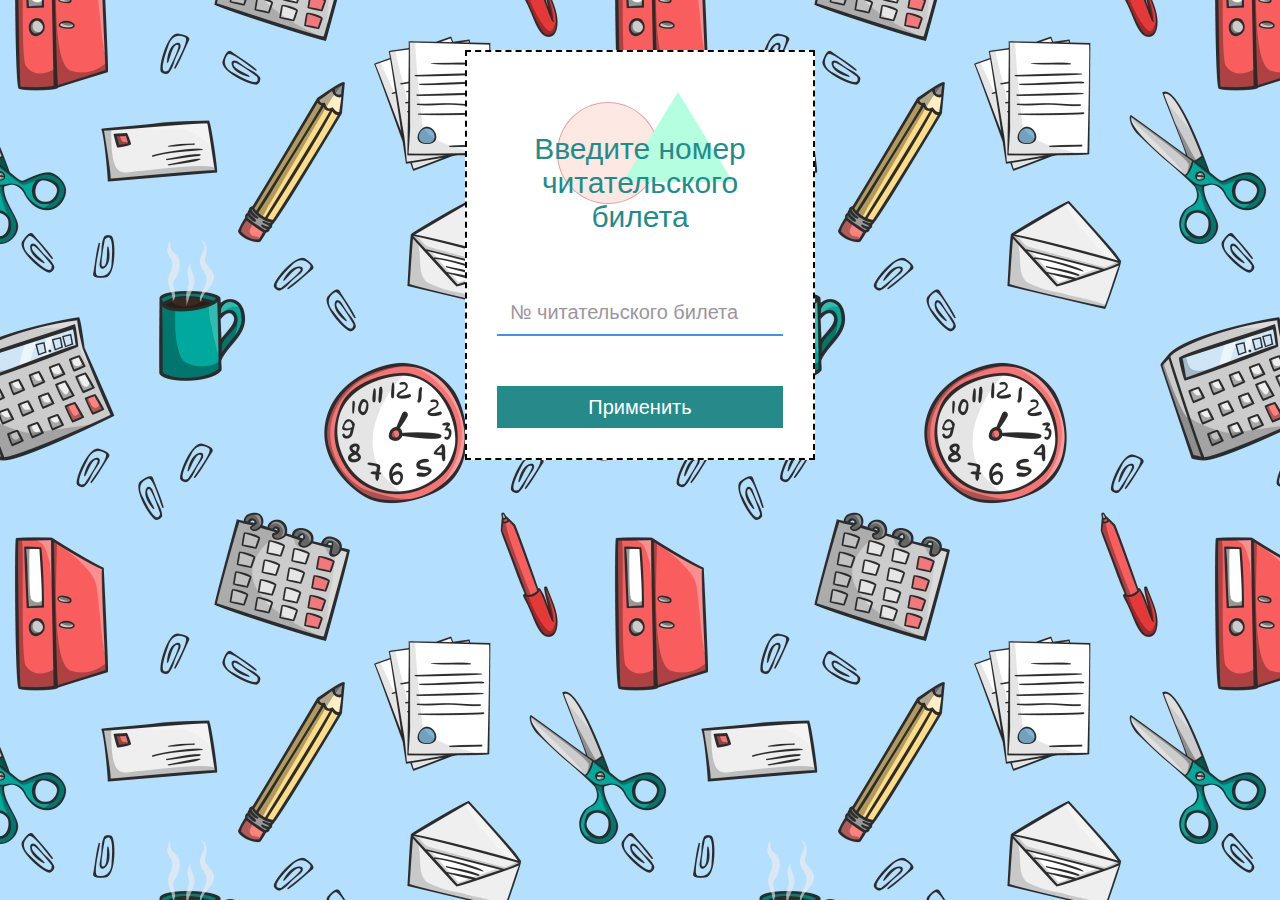
<file: Library/login.html>
<!DOCTYPE html>
<html lang="en">
<head>
    <meta charset="UTF-8">
    <meta http-equiv="X-UA-Compatible" content="IE=edge">
    <meta name="viewport" content="width=device-width, initial-scale=1.0">
    <link rel="stylesheet" href="stylesLogIn.css">
    <title>Авторизация</title>
</head>
<body>

<form action="" class="ui-form">
    <h3>Введите номер читательского билета</h3>
    <div class="form-row">
        <input type="text" id="userID" required autocomplete="off"><label for="userID">№ читательского билета</label>
    </div>
    <p><input type="submit" value="Применить"
               onClick="window.location='welcome.html'"></p>

</form>
</body>
</html>
</file>
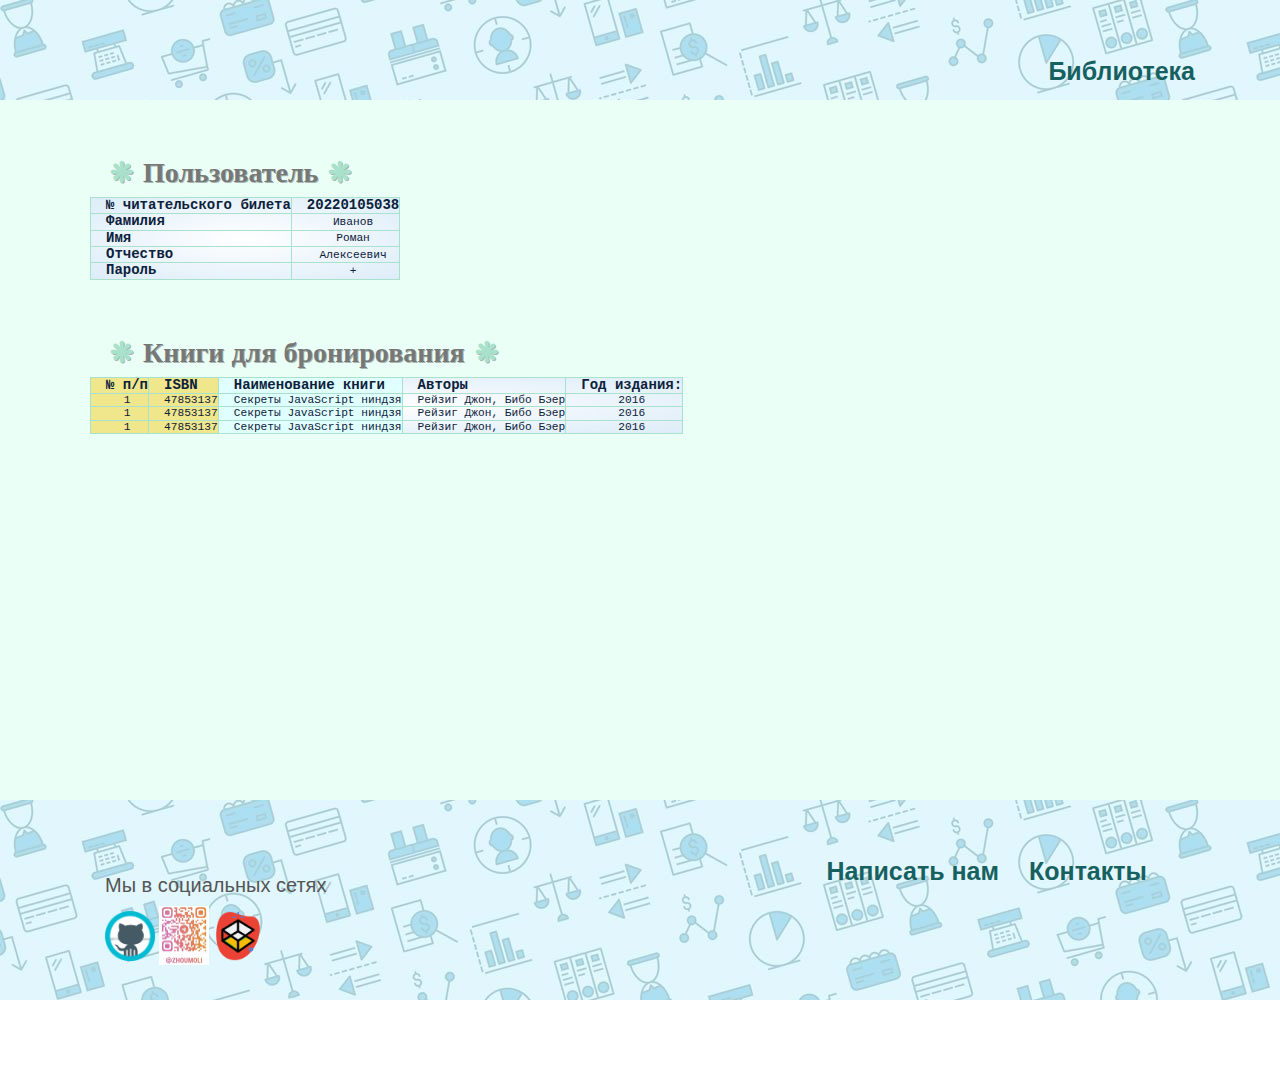
<file: Library/profile.html>
<!DOCTYPE html>
<html lang="ru">
<head>
    <meta charset="UTF-8">
    <meta http-equiv="X-UA-Compatible" content="IE=edge">
    <meta name="viewport" content="width=device-width, initial-scale=1.0">
    <link rel="stylesheet" href="stylesProfile.css">
    <title>Профиль пользователя</title>
    <link rel="stylesheet" href="//netdna.bootstrapcdn.com/bootstrap/3.3.2/css/bootstrap.min.css">
    <script src="https://ajax.googleapis.com/ajax/libs/jquery/2.1.1/jquery.min.js"></script>
    <script src="//netdna.bootstrapcdn.com/bootstrap/3.3.2/js/bootstrap.min.js"></script>
</head>
<body>
<div id="wrapper">
    <header class="site-header">
        <div class="container">
            <ul class="site-menu">
                <li><a href="index.html">Библиотека</a></li>
                <li class="hidden"><a href="login.html">Вход</a></li>
                <li class="hidden"><a href="profile.html">Избранное</a></li>
            </ul>
        </div>

    </header>
    <main class="site-main-profile">
        <div class="container">
            <table>
                <caption>Пользователь</caption>
                <thead>
                <tr>
                    <th>№ читательского билета</th>
                    <th>20220105038</th>
                </tr>
                </thead>
                <tfoot>
                <tr>
                    <th>Пароль</th>
                    <td>+</td>
                </tr>
                </tfoot>
                <tbody>
                <tr>
                    <th>Фамилия</th>
                    <td>Иванов</td>
                </tr>
                <tr>
                    <th>Имя</th>
                    <td>Роман</td>
                </tr>
                <tr>
                    <th>Отчество</th>
                    <td>Алексеевич</td>
                </tr>
                </tbody>
            </table>

            <table class="myBooks">
                <caption class="bookList">Книги для бронирования</caption>
                <colgroup>
                    <col span="2" style="background:Khaki"><!-- С помощью этой конструкции задаем цвет фона для первых двух столбцов таблицы-->
                    <col style="background-color:LightCyan"><!-- Задаем цвет фона для следующего (одного) столбца таблицы-->
                </colgroup>
                <tr>
                    <th>№ п/п</th>
                    <th>ISBN</th>
                    <th>Наименование книги  </th>
                    <th>Авторы</th>
                    <th>Год издания:</th>
                </tr>
                <tr>
                    <td>1</td>
                    <td>47853137</td>
                    <td>Секреты JavaScript ниндзя  </td>
                    <td>Рейзиг Джон, Бибо Бэер  </td>
                    <td>2016</td>
                </tr>
                <tr>
                    <td>1</td>
                    <td>47853137</td>
                    <td>Секреты JavaScript ниндзя  </td>
                    <td>Рейзиг Джон, Бибо Бэер  </td>
                    <td>2016</td>
                </tr>
                <tr>
                    <td>1</td>
                    <td>47853137</td>
                    <td>Секреты JavaScript ниндзя  </td>
                    <td>Рейзиг Джон, Бибо Бэер  </td>
                    <td>2016</td>
                </tr>
            </table>
        </div>
    </main>
    <footer class="site-footer">
        <div class="container">
            <div class="social_media">
                <h3>Мы в социальных сетях</h3>
                <a href="https://github.com/margozamanova/Web_development_CZN" id="git">
                    <img src="img/git_icon.png" width="50" height="auto" alt="Ссылка на Гит">
                </a>
                <a href="https://t.me/ZhouMoli" id="telega">
                    <img src="img/tg_qr.png" width="50" height="auto" alt="Ссылка на Телеграм">
                </a>
                <a href="https://codepen.io/margozamanova" id="codepen">
                    <img src="img/codepen_icon.png" width="50" height="auto" alt="Ссылка на Codepen">
                </a>
                <!--                <li><a href="booking.html">Избранное</a></li>-->
            </div>
            <div class="contacts">
                <ul class="site-menu">
                    <li><a href="help.html">Написать нам</a></li>
                    <li><a href="login.html">Контакты</a></li>
                </ul>
            </div>
        </div>
    </footer>
</div>
</body>
</html>
</file>
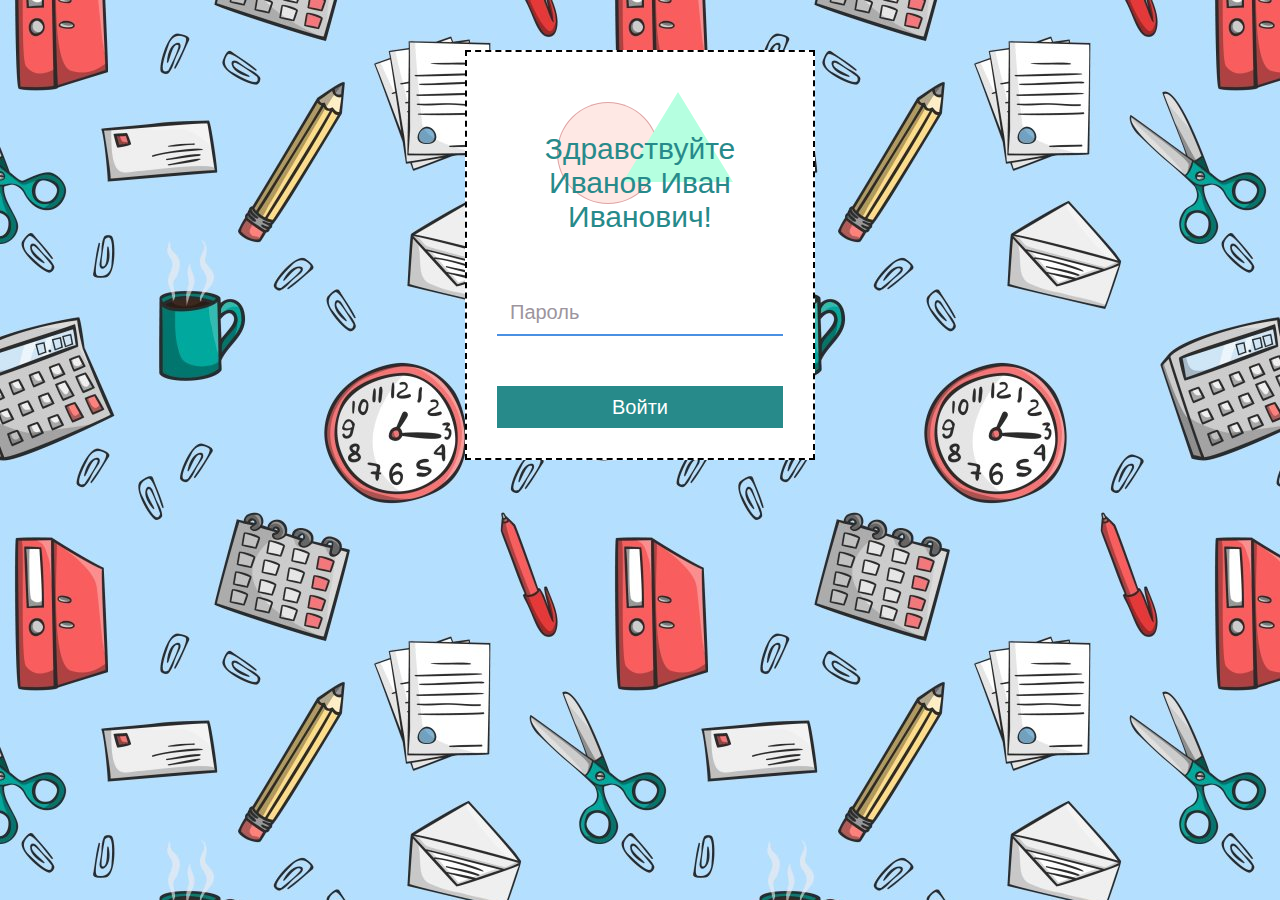
<file: Library/welcome.html>
<!DOCTYPE html>
<html lang="en">
<head>
    <meta charset="UTF-8">
    <meta http-equiv="X-UA-Compatible" content="IE=edge">
    <meta name="viewport" content="width=device-width, initial-scale=1.0">
    <link rel="stylesheet" href="stylesLogIn.css">
    <title>Welcome</title>
</head>
<body>
<form action="" class="ui-form">
    <h3>Здравствуйте Иванов Иван Иванович!</h3>
    <div class="form-row">
        <input type="password" id="password" required autocomplete="off"><label for="password">Пароль</label>
    </div>
    <p><input type="submit" value="Войти"
              onClick="window.location='index.html'"></p>
</form>
</body>
</html>
</file>
<file: Library/stylesIndex.css>
* {
    margin: 0px;
    padding: 0px;
}
.hidden {
    height: 0px;
}
/*Стиль для header*/
header {
    background-image: url("img/img1.jpg");
}

.site-header {
    position: fixed;
    background-color: #b5ffe0;
    color: #1f7070;
    width: 1280px;
    height: 100px;
}

.site-header .container {
    padding-top: 54px;
    padding-bottom: 120px;
    padding-left: 100px;
    padding-right: 0px;
    text-decoration: none;
}


h1 {
    font-family: "Courier New";
    font-size: 45px;
    line-height: 50px;
    width: 244px;
    height: 100px;
}

h2 {
    font-family: "Courier New";
    font-size: 24px;
    line-height: 27px;
}

/*Стиль для меню в header*/
.site-menu {
    display: flex;
    justify-content: flex-end;
    list-style: none;
}

.site-menu a {
    text-decoration: none;
    display: block;
    color: #176060;
    margin-right: 30px;
    font-size: 25px;
    font-weight: bold;
}

.site-menu a:hover {
    color: #00ffb2;
    transform: scale(1.1);
    transition: 3s;
}

/* Стиль для кнопки поиска в header*/
.search-box {
    position: absolute;
    top: 50%;
    left: 10%;
    transform: translate(-10%, -30%);
    background: #278a8a;
    height: 40px;
    border-radius: 20px;
    padding: 5px;
}

.search-box:hover > .search-txt {
    width: 240px;
    padding: 0 6px;
}

.search-box:hover > .search-btn {
    background: white;
    color: rgb(0, 255, 178);
}

.search-btn {
    color: #e6f60d;
    float: right;
    width: 30px;
    height: 30px;
    border-radius: 50%;
    background: #00ffb2;
    display: flex;
    justify-content: center;
    align-items: center;
    transition: 0.4s;
    color: white;
    cursor: pointer;
    text-decoration: none;
}

.search-btn > i {
    font-size: 20px;
}

.search-txt {
    border: none;
    background: none;
    outline: none;
    float: left;
    padding: 0;
    color: #e6f60d;
    font-size: 16px;
    transition: 0.4s;
    line-height: 30px;
    width: 0px;
    font-weight: bold;
}

.search-txt > placeholder {
    color: whitesmoke;
}

/* Основной контент: меню книг по категориям и примеры книг */
.site-main {
    background-color: rgba(182, 255, 224, 0.28);
    color: #1f7070;
    width: 1280px;
    height: auto;
}

.site-main .container {
    display: block;
    padding-top: 150px;
    padding-bottom: 0px;
    padding-left: 30px;
    padding-right: 0px;
    margin-right: 50px;
}

/* 1 - sidebar */
.sidebar {
    position: fixed;
    width: 200px;
    font-size: 14px;
    line-height: 27px;
    text-decoration: none;
    list-style: none;
}

.book-categories {
    text-decoration: none;
    list-style: none;
}

/* 1 - content */
.content {
    margin-left: 300px;
    display: flex;
    flex-direction: row;
    height: auto;
    justify-content: space-evenly;
    flex-wrap: wrap;
}

.block {
    width: 160px;
    min-height: 200px;
    border: none;
    margin-bottom: 30px;
}

/*размер картинок и названий книг*/
.modal-title {
    font-size: 20px;
    text-align: justify;
    color: #131313;
    font-weight: bold;
}

.modal-body {
    font-size: 14px;
    text-align: justify;
    color: #131313;
}

.modal-body > ul > li {
    text-decoration: none;
}
/* пагинация в центре */

.center {
    text-align: center;
}
.pagination {
    display: inline-block;
}
.pagination a {
    color: black;
    float: left;
    padding: 8px 16px;
    text-decoration: none;
}
.pagination a.active {
    background-color: #4CAF50;
    color: white;
}
.pagination a:hover:not(.active) {
    background-color: #ddd;
}

/* footer */
footer {
    background-image: url("img/img1.jpg");
}

.site-footer {
    background-color: #b5ffe0;
    color: #1f7070;
    width: 1280px;
    height: 200px;
}

.site-footer .container {
    display: flex;
    padding-top: 54px;
    padding-bottom: 120px;
    padding-left: 50px;
    padding-right: 0px;
    text-decoration: none;
}

.social_media {
    display: block;
    justify-content: center;
}
.social_media h3{
    font-size: 20px;
    color: #555555;
}
.contacts {
    margin-left: 500px;
    justify-content: flex-end;
}
</file>
<file: MyAnimations/css/styles.css>
h1{
    padding-left: 30px;

}
h2{
    padding-left: 30px;
}
h3{
    color: #131313;
    font-size: 24px;
    padding-left: 30px;
}
span{
    color: darkslategrey;
    font-size: 16px;
}
.anima1, .anima2, .anima3, .anima4, .anima5, .anima6, .anima7, .anima8, .anima9 {
    width: 1280px;
    height: auto;
    border: 1px solid #ec144d;
    background-color: #d6e513;
    margin: 20px;
}

.container1 {
    margin: 20px;
    border: 1px solid darkslategrey;
    height: 200px;
    background-color: lightgoldenrodyellow;
}
.container2{
    margin: 20px;
    border: 1px solid darkslategrey;
    height: 650px;
    background-color: lightgoldenrodyellow;
}
.container3{
    margin: 20px;
    border: 1px solid darkslategrey;
    height: 300px;
    background-color: lightgoldenrodyellow;
}
@keyframes move {
    from {
        margin-left: 50px;
    }
    to {
        margin-left: 800px;
    }
}
@keyframes indicator {
    from {
        width: 0%;
    }
    to {
        width: 100%;
    }
}
@keyframes moveback {
    from {
        margin-left: 50px;
    }
    50% {
        margin-left: 800px;
    }
    to {
        margin-left: 50px;
    }
}
@keyframes quadromove {
    from {
        margin-left: 50px;
        margin-top: 20px;
    }
    25% {
        margin-left: 500px;
        margin-top: 20px;
    }
    50% {
        margin-left: 500px;
        margin-top: 500px;
    }
    75% {
        margin-left: 50px;
        margin-top: 500px;
    }
    to {
        margin-left: 50px;
        margin-top: 20px;
    }
}
@keyframes movestop {
    from {
        width: 100px;

    }
    to {
        width: 800px;
    }
}
@keyframes color {
    from {
        background-color: #d71414;
    }
    25% {
        background-color: #fde903;
    }
    50% {
        background-color: #38d714;
    }
    75% {
        background-color: #14bad7;
    }
    to {
        background-color: #3b144d;
    }
}
@keyframes drop {
    from {
        margin-left: 50px;
        margin-top: 20px;
    }
    30% {
        margin-left: 100px;
        margin-top: 500px;
    }
    50% {
        margin-left: 150px;
        margin-top: 300px;
    }
    65% {
        margin-left: 200px;
        margin-top: 500px;
    }
    80%{
        margin-left: 240px;
        margin-top: 400px;
    }
    90%{
        margin-left: 280px;
        margin-top: 500px;
    }
    97%{
        margin-left: 310px;
        margin-top: 450px;
    }
    to {
        margin-left: 280px;
        margin-top: 500px;
    }
}
.block1{
    border-radius: 10px;
    border: 2px solid indianred;
    width: 75px;
    height: 75px;
    margin: 20px;
    background-color: yellow;
    animation-name: move;
    animation-duration: 5s;
    animation-iteration-count: 3;
    animation-timing-function: linear;
}


.block2{
    border-radius: 10px;
    border: 2px solid indianred;
    width: 75px;
    height: 75px;
    margin: 20px;
    background-color: #00ffb2;
    animation-name: move;
    animation-duration: 3s;
    animation-iteration-count: infinite;
    animation-timing-function: cubic-bezier(.16,1.39,.77,-0.28);
}
.block3{
    border-radius: 10px;
    border: 2px solid indianred;
    width: 75px;
    height: 75px;
    margin: 20px;
    background-color: #d71414;
    animation-name: move, color;
    animation-duration: 5s;
    animation-iteration-count: infinite;
    animation-timing-function: cubic-bezier(.16,1.39,.77,-0.28);
}
.block4{
    border-radius: 10px;
    border: 2px solid indianred;
    width: 100px;
    height: 100px;
    margin: 20px;
    background-color: #e6f60d;
    animation-name: quadromove;
    animation-duration: 7s;
    animation-iteration-count: infinite;
    animation-timing-function: linear;
}
.block5{
    border-radius: 50%;
    border: 2px solid indianred;
    width: 100px;
    height: 100px;
    margin: 20px;
    background-color: #d71414;
    animation-name: quadromove, color;
    animation-duration: 10s;
    animation-iteration-count: infinite;
    animation-timing-function: linear;
}
.block6{
    border-radius: 10px;
    border: 2px solid indianred;
    width: 75px;
    height: 75px;
    margin: 20px;
    background-color: yellow;
    animation-name: moveback;
    animation-duration: 5s;
    animation-iteration-count: 3;
    animation-timing-function: linear;
}
.block7{
    border-radius: 10px;
    border: 2px solid indianred;
    width: 75px;
    height: 75px;
    margin: 20px;
    background-color: #48ff00;
    animation-name: move;
    animation-direction: alternate;
    animation-duration: 4s;
    animation-iteration-count: 3;
    animation-timing-function: linear;
}
.block8{
    border-radius: 10px;
    border: 4px solid indianred;
    width: 400px;
    height: 75px;
    margin: 20px;
    background-color: #48ff00;
}
.child8{
    border-radius: 6px;
    width: 400px;
    height: 75px;
    background-color: #ff4400;
    animation-name: indicator;
    animation-duration: 5s;
    animation-iteration-count: 1;
    animation-timing-function: linear;
}
.block9{
    border-radius: 10px;
    border: 4px solid indianred;
    width: 400px;
    height: 75px;
    margin: 20px;
    background-color: #f8f7c5;
}
.child9{
    border-radius: 6px;
    width: 400px;
    height: 75px;
    background-color: #644c44;
    animation-name: indicator;
    animation-direction: alternate;
    animation-duration: 10s;
    animation-iteration-count: infinite;
    animation-timing-function: linear;
}

.block10 {
    border-radius: 10px;
    width: 100px;
    height: 75px;
    margin: 20px;
    border: 2px solid indianred;
    background-color: #e85eac;
    animation-play-state: paused;
    animation-duration: 3s;
    animation-name: movestop;
    animation-iteration-count: infinite;
    animation-timing-function: linear;
    /*   background-color: #ccc; */
}
.block10:hover {
    animation-play-state: running;
}
.block11 {
    border-radius: 10px;
    width: 300px;
    height: 75px;
    margin: 20px;
    border: 3px solid indianred;
    text-align: center;
    line-height: 35px;
    color: #5e2222;
    font-weight: bold;

}
.child11 {
    width: 100px;
    height: 100px;
    margin-top: 100px;
    border-radius: 10px;
    border: 3px solid #504747;
    animation-play-state: paused;
    animation-duration: 3s;
    animation-name: movestop;
    animation-iteration-count: infinite;
    animation-timing-function: linear;
}
.block11:hover .child11 {
    animation-play-state: running;
}
.block12{
    border-radius: 50%;
    border: 2px solid indianred;
    width: 100px;
    height: 100px;
    margin: 20px;
    background-color: #d71414;
    animation-name: drop;
    animation-duration: 3s;
    animation-iteration-count: infinite;
    animation-timing-function: linear;
}
</file>
<file: MyMonkey/css/styles.css>
.container{
    display: flex;
    flex-direction: row;
    height: auto;
    justify-content: space-evenly;
    flex-wrap: wrap;
}
.block1{
    width: 450px;
    min-height: 1200px;
    border: 2px solid lawngreen;
    margin-bottom: 30px;
}
h1{
    font-size: 45px;
}
p{
    font-size: 18px;
    line-height: 35px;
    font-family: "Arial", sans-serif;
    text-align: justify;
    margin: 10px;
    text-indent: 20px;
}
@media screen and (max-width: 768px){
    .container{
        display: flex;
        flex-direction: column;
        height: auto;
        justify-content: space-evenly;
        flex-wrap: wrap;
    }
}
</file>
<file: MySpaceZ/css/styles.css>
* {
    margin: 0px;
    padding: 0px;
}

.site-header {
    background-color: #222222;
    color: ghostwhite;
    width: 1280px;
    height: 700px;
}
.site-header .container {
    padding-top: 54px;
    padding-bottom: 120px;
    padding-left: 160px;
    padding-right: 160px;
}
.advantages {
    background-color: #131313;
    color: ghostwhite;
    width: 1280px;
    height: 321px;
}

.advantages .container {
    padding-top: 85px;
    padding-bottom: 80px;
    padding-left: 160px;
    padding-right: 160px;
    display: flex;
    flex-direction: row;
    justify-content: space-between;
    list-style: none;
}
.moon-trip {
    background-color: ghostwhite;
    color: #131313;
    width: 1280px;
    height: 808px;

}
.moon-trip .container {
    padding-top: 80px;
    padding-bottom: 120px;
    padding-left: 160px;
    padding-right: 160px;
}

.request{
    width: 1280px;
    height: 468px;
    background-color: #222222;
}

.request .container {
    padding-top: 100px;
    padding-bottom: 68px;
    padding-left: 160px;
    padding-right: 160px;
    display: flex;
    flex-direction: row;
    justify-content: space-between;
    list-style: none;
    background: #F0F0F0;
}
.timetable {
    width: 1280px;
    height: 468px;
    background: #222222;
}

.timetable .container {
    padding-top: 97px;
    padding-bottom: 68px;
    padding-left: 160px;
    padding-right: 160px;

    justify-content: space-between;
    list-style: none;
    color: ghostwhite;
}
.site-footer{
    width: 1280px;
    height: 354px;
    background-color: #131313;
}


.site-footer .container{
    padding-top: 60px;
    padding-bottom: 88px;
    padding-left: 160px;
    padding-right: 160px;
}

body {
    font-family: Verdana, sans-serif;
    font-size: 14px;
    line-height: 17px;
}
h1 {
    font-family: "Courier New";
    font-size: 45px;
    line-height: 50px;
    width: 244px;
    height: 100px;
}
h2 {
    font-family: "Courier New";
    font-size: 24px;
    line-height: 27px;
}


.moon-trip {
    background-color: ghostwhite;
    color: #131313;
}

.main-nav {
    display: flex;
    margin-bottom: 24px;
}

.logo {
    width: 60px;
    height: 60px;
    margin-right: 62px;
}

.site-menu {
    display: flex;
    margin-top: 31px;
    list-style: none;
}

.site-menu a {
    text-decoration: none;
    display: block;
    color: #D4D4D4;
    margin-right: 30px;
}

.site-menu a:hover {
    color: #fff;
    transform: scale(1.1);
    transition: 3s;
}

.site-menu a:active {
    opacity: 0.4;
    color: #ccc;
}

.contact-menu {
    display: flex;
    justify-content: flex-end;
    min-width: 180px;
    margin-top: 31px;
    margin-left: auto;
    list-style: none;
}

.contact-menu a:hover {
    opacity: 0.8;
}

.contact-menu a:active {
    opacity: 0.4;
}

.contact-menu li {
    margin-left: 24px;
}

.contact-menu .icon {
    width: 17px;
    height: 17px;
    display: block;
}

.contact-menu .iconMail {
    background-image: url("../img/mail-icon.png");
    background-repeat: no-repeat;
    background-position: 0px 50%;
}

.contact-menu .iconPhone {
    background-image: url("../img/phone-icon.png");
    background-repeat: no-repeat;
    background-position: 0px 50%;
}



.about {
    display: flex;
    margin-left: 126px;
}

.about h1 {
    margin-top: 127px;
}

.about p {
    width: 244px;
    height: 100px;
    text-align: justify;
    margin-top: 30px;
    color: #D4D4D4;
}

.about a {
    margin-top: 54px;
}

.btn1 {
    position: relative;
    display: inline-block;
    width: 190px;
    padding: 17px 25px;
    text-transform: uppercase;
    vertical-align: top;
    cursor: pointer;
    border: none;
    border-radius: 50px;
    color: #222;
    text-decoration: none;
}

.btn1::after {
    content: "";
    position: absolute;
    top: 17px;
    right: 17px;
    width: 19px;
    height: 16px;
    background: url(../img/right-arrow-dark.png) no-repeat 0 0;
}

.btn-yellow {
    background-color: #FFCB06;
}

.iconMoon {
    width: 438px;
    height: 438px;
    margin-top: 43px;
    margin-left: 140px;
}

.hidden {
    position: absolute;
    width: 0px;
    height: 0px;
    margin: -1px;
    overflow: hidden;
}



.comfort-rocket, .delicious-food, .super-pilots, .excursions {
    width: 175px;
    height: 55px;
    color: #D4D4D4;
    position: relative;
    text-align: center;
}

.comfort-rocket p {
    text-align: justify;
    margin-top: 34px;
}



.first-line {
    display: flex;
    flex-direction: row;
    justify-content: space-between;
    list-style: none;
}

.first-line-left img {
    width: 440px;
    height: 346px;
}

.first-line-right {
    margin-left: 80px;
    text-align: justify;
}

.first-line-right li {
    list-style: none;
    margin-bottom: 20px;

}

.first-line-right h2 {
    margin-bottom: 44px;
    font-weight: bold;
}

.second-line {
    display: flex;
    flex-direction: row;
    justify-content: space-between;
    margin-top: 52px;
}

.second-line-right {
    margin-left: 80px;
    text-align: justify;
}

.second-line-right h2, .second-line-left h2 {
    margin-bottom: 44px;
    font-weight: bold;
}

.second-line-left {
    text-align: justify;

}

.second-line-left li, .second-line-right li {
    margin-bottom: 20px;
}
.recommendations li{
    color: #FFCB06;
}
.recommendations li span{
    color: #131313;
}
.request .container h2 {
    width: 340px;
    height: 56px;
    margin-bottom: 44px;
    font-weight: bold;
}

.request .container p {
    width: 340px;
    height: 56px;
    text-align: justify;
}

form {
    font-size: 14px;
    line-height: 17px;
    display: flex;
    flex-wrap: wrap;
    justify-content: space-between;
    margin-left: 202px;
    margin-top: 8px;
}
form div{
    width: 100%;
    margin: 0;
    margin-bottom: 8px;
}

#name, #phone {
    width: 440px;
    height: 50px;
    margin-bottom: 8px;
    border: none;
    text-indent: 15px;
}

#height, #weight {
    width: 215px;
    height: 50px;
    margin-bottom: 8px;
    border: none;
    text-indent: 15px;
}
.half-field{
    width: 49%;
    margin-bottom: 20px;
}
placeholder {
    color: #131313;
}
form .btn {
    margin-top: 30px;
    text-align: left;
}

.form input[type="text"]:hover::-webkit-input-placeholder,
.form input[type="tel"]:hover::-webkit-input-placeholder{
    color: #FFCB06;
}
.form input[type="text"]:hover::-moz-placeholder,
.form input[type="tel"]:hover::-moz-placeholder{
    color: #FFCB06;
}
.form input[type="text"]:not(:disabled):focus,
.form input[type="tel"]:not(:disabled):focus{
    border-color: #FFCB06;
    outline-color: #FFCB06;
}
.form input[type="checkbox"]{
    position: absolute;
    z-index: -1;
    opacity: 0;
}

.form input[type="checkbox"] ~ label::before{
    content: '\2713';

    display: inline-flex;
    justify-content: center;
    align-items: center;

    width: 25px;
    height: 25px;

    color: #fff;
    font-weight: bold;
    background-color: #fff;

    margin-right: 0.5em;
    border: 1px solid #fff;
    border-radius: 0.25em;
}
/* стили включенного */
.form input[type="checkbox"]:checked ~ label::before{
    color: #000;
}
/* стили при наведении курсора на checkbox */
.form input[type="checkbox"]:not(:disabled):not(:checked)~label:hover::before{
    background-color: #FFCB06;
}
/* стили для активного состояния чекбокса (при нажатии на него) */
.form input[type="checkbox"]:not(:disabled):active~label::before{
    border-color: #FFCB06;
}
/* стили для чекбокса, находящегося в фокусе */
.form input[type="checkbox"]:focus~label::before {
    box-shadow: 0 0 0 0.2rem rgb(255, 201, 6, 0.6);
}
/* стили для чекбокса, находящегося в фокусе и не находящегося в состоянии checked */
.form input[type="checkbox"]:focus:not(:checked)~label::before {
    border-color: #000;
}
/* стили для чекбокса, находящегося в состоянии disabled */
.form input[type="checkbox"]:disabled~label::before {
    background-color: #e9ecef;
}
.btn2 {
    position: relative;
    display: inline-block;
    width: 190px;
    padding: 17px 25px;
    text-transform: uppercase;
    vertical-align: top;
    cursor: pointer;
    border: none;
    border-radius: 50px;
    color: ghostwhite;
    text-decoration: none;
}

.btn2::after {
    content: "";
    position: absolute;
    top: 17px;
    right: 17px;
    width: 19px;
    height: 16px;
    background: url(../img/right-arrow-white.png) no-repeat 0 0;
}

.btn-grey{
    margin-top: 46px;
    background-color: #222222;

}
.btn-grey:active{
    background-color: #ccc;
}

.timetable .container .timetable-info {
    display: flex;
    flex-direction: row;
}
.timetable-info h2{
    color: #FFCB06;
}
.timetable-info p{
    margin-left: 361px;
   text-align: justify;
}
.timetable-info p a{
    color: #FFCB06;
}

.timetable-flights{
    width: 960px;
    height: 150px;
    margin-top: 77px;
}
td{
    text-align: center;
    border-bottom: 0.5px solid #555555;
}
th {
    width: 180px;
    padding: 15px;
    color: white;
    text-align: center;
    background-color: #111111;
}

.rights{
    width: 162px;
    height: 36px;
    text-align: justify;
    color: #555555;
    margin-top: 110px;
}


.right-column-footer{
    margin-left: 320px;
    margin-top: -200px;
}
.footer-menu{
    display: flex;
    justify-content: space-between;
    list-style: none;
}
.footer-titles-menu{
    display: block;
    color: #D4D4D4;
    text-decoration: none;
    margin-bottom: 38px;
    padding-bottom: 20px;
    border-bottom: 1px solid #555555;
    text-transform: uppercase;
}
.footer-submenu{
    list-style: none;
    color: #888888;
}
.footer-submenu li a {
    margin-bottom: 30px;
    color: #888888;
    text-decoration: none;
    line-height: 30px;

}
.footer-menu li {
    width: 180px;
    margin-right: 60px;
}

.footer-nav a:hover {
    color: white;
}
.footer-nav a:active {
    color: #ccc;
}
</file>
<file: MyTransitions/css/styles.css>
h1{
    padding-left: 30px;

}
h2{
    padding-left: 30px;
}
h3{
    color: #131313;
    font-size: 24px;
    padding-left: 30px;
}
span{
    color: darkslategrey;
    font-size: 16px;
}
.basic, .delay, .input-focus, .trans-otherCss {
    width: 1280px;
    height: auto;
    border: 1px dotted greenyellow;
    background-color: lightcyan;
    margin: 20px;
}
.notes, .stepped-stripes, .bezie-curves, .indicator{
    width: 1280px;
    height: auto;
    border: 1px dotted greenyellow;
    background-color: lightcyan;
    margin: 20px;
}
.animated-shadows, .submenu{
    width: 1280px;
    height: auto;
    border: 1px dotted greenyellow;
    background-color: lightcyan;
    margin: 20px;
}
.container1 {
    margin: 20px;
    border: 1px dashed darkslategrey;
    height: 200px;
    background-color: lightgoldenrodyellow;
}
.block1{
    border-radius: 25px;
    border: 2px solid indianred;
    width: 200px;
    height: 100px;
    margin: 20px;
    background-color: whitesmoke;
    transition-property: background-color;
    transition-duration: 2s;
}
.block1:hover{
    background-color: palevioletred;
}
.block2{
    border: 2px solid indianred;
    border-radius: 25px;
    width: 200px;
    height: 100px;
    margin: 20px;
    background-color: whitesmoke;
    font-size: 16px;
    transition-property: background-color, color;
    transition-duration: 2s;
    text-align: center;
}
.block2:hover{
    background-color: palevioletred;
    color: pink;
}
.block3{
    border: 2px solid indianred;
    border-radius: 25px;
    width: 200px;
    height: 100px;
    margin: 20px;
    background-color: whitesmoke;
    transition-property: background-color, width;
    transition-duration: 2s;

}
.block3:hover{
    background-color: palevioletred;
    width: 1000px;
}
.block4{
    border: 2px solid indianred;
    border-radius: 25px;
    width: 200px;
    height: 100px;
    margin: 20px;
    background-color: whitesmoke;
    font-size: 12px;
    text-align: center;
    transition-property: background-color, width, color, font-size;
    transition-duration: 2s;

}
.block4:hover{
    background-color: palevioletred;
    width: 1000px;
    font-size: 30px;
    color: pink;
}
.block5{
    border: 2px solid indianred;
    border-radius: 25px;
    width: 200px;
    height: 100px;
    margin: 20px;
    background-color: whitesmoke;
    transition-property: width, margin-left, background-color;
    transition-duration: 2s;

}
.block5:hover{
    background-color: palevioletred;
    width: 1000px;
    margin-left: 100px;
}
.block6{
    border: 2px solid indianred;
    border-radius: 25px;
    width: 400px;
    height: 100px;
    margin: 20px;
    background-color: whitesmoke;
    font-size: 16px;
    line-height: 70px;
    text-align: center;
    text-indent: 1500px;
    transition-property: text-indent, color, font-weight, font-size, background-color;
    transition-duration: 5s;
    white-space: nowrap;
}
.block6:hover{
    text-indent: 0px;
    color: yellow;
    font-weight: bolder;
    font-size: 30px;
    background-color: hotpink;
}
.block7{
    border: 2px solid indianred;
    border-radius: 25px;
    width: 200px;
    height: 100px;
    margin: 20px;
    background-color: whitesmoke;
    transition-property: background-color, width;
    transition-delay: 3s;
    transition-duration: 2s;

}
.block7:hover {
    background-color: darkviolet;
    width: 1000px;
}
input{
    margin-left: 20px;
    margin-top: 20px;
    width: 200px;
    height: 30px;
    font-size: 16px;
    transition-property: width, border, box-shadow;
    transition-duration: 2s;
    border: 1px solid grey;
}
input:focus{
    width: 400px;
    border: 3px solid darkslategrey;
    box-shadow: 0 0 5px deeppink;
}
.container2{
    margin: 20px;
    border: 1px dashed darkslategrey;
    height: auto;
    background-color: lightgoldenrodyellow;
}
.block9 {
    display: flex;
    flex-direction: column;
    width: 1200px;
    height: auto;
    border: 2px solid mediumspringgreen;
    align-content: space-evenly;
    margin: 20px;
}
.child9{
    margin: 20px;
    width: 200px;
    height: 30px;
    border: 1px dotted orangered;
}
.block9 .child9{
    margin: 20px;
    transition-property: width, border;
    transition-duration: 5s;
}

.block9:hover .child9 {
    width: 1000px;
    border: 3px solid darkred;
}

.block10 {
    display: flex;
    flex-direction: column;
    width: 1200px;
    height: auto;
    border: 2px solid mediumspringgreen;
    align-content: space-evenly;
    margin: 20px;
}
.child10{
    margin: 20px;
    width: 200px;
    height: 30px;
    border: 1px dotted orangered;
    transition-property: width, border;
    transition-duration: 5s;
}
.child10:hover +div   {
    width: 1000px;
    border: 1px solid darkred;
}

.block11 {
    display: flex;
    flex-direction: column;
    width: 1200px;
    height: auto;
    border: 2px solid mediumspringgreen;
    align-content: space-evenly;
    margin: 20px;
}
.child11{
    margin: 20px;
    width: 200px;
    height: 30px;
    border: 1px dotted orangered;
    transition-property: width, border;
    transition-duration: 5s;
}
.child11:hover ~ div {
    width: 1000px;
    border: 3px solid darkred;
}
.block12 {
    display: flex;
    flex-direction: column;
    width: 1200px;
    height: auto;
    border: 2px solid mediumspringgreen;
    align-content: space-evenly;
    margin: 20px;
}
.child12{
    margin: 20px;
    width: 200px;
    height: 30px;
    border: 1px dotted orangered;
    transition-property: width, border;
    transition-duration: 5s;
}
.child12:hover +div +div {
    width: 1000px;
    border: 3px solid darkred;
}
.block13 {
    display: flex;
    flex-direction: column;
    width: 1200px;
    height: auto;
    border: 2px solid mediumspringgreen;
    align-content: space-evenly;
    margin: 20px;
}
.child13{
    margin: 20px;
    width: 400px;
    height: 30px;
    border: 1px solid orangered;
    transition-property: all;
    transition-duration: 5s;
    text-align: center;
    line-height: 30px;
}
.child13a {
    margin-top: 20px;
    margin-left: -800px;
    margin-bottom: 20px;
    width: 400px;
    height: 30px;
    border: 3px solid orangered;
    background-color: red;
    text-align: center;
    color: yellow;
    font-weight: bold;
    line-height: 30px;
    transition-property: all;
    transition-duration: 5s;
}
.child13:hover + .child13a {
    margin-left: 150px;
    border: 1px solid darkred;
}
.block14 {
    display: flex;
    flex-direction: column;
    width: 1200px;
    height: auto;
    border: 2px solid mediumspringgreen;
    align-content: space-evenly;
    margin: 20px;
}
.child14{
    margin: 20px;
    width: 200px;
    height: 30px;
    border: 1px solid orangered;
    transition-property: all;
    transition-duration: 3s;
    transition-timing-function: steps(5);
    text-align: center;
    line-height: 30px;
}
.child14a{
    margin: 20px;
    width: 200px;
    height: 30px;
    border: 1px solid orangered;
    transition-property: all;
    transition-duration: 3s;
    transition-timing-function: steps(7);
    text-align: center;
    line-height: 30px;
}
.block14:hover div{
    width: 1000px;
}
.block15{
    border-radius: 25px;
    border: 2px solid indianred;
    width: 200px;
    height: 100px;
    margin: 20px;
    background-color: whitesmoke;
    transition-property: width;
    transition-timing-function: cubic-bezier(.16,1.39,.77,-0.28);
    transition-duration: 5s;
}
.block15:hover{
    width: 1000px;
}
.block16{
    border-radius: 25px;
    border: 2px solid indianred;
    width: 500px;
    height: 100px;
    margin: 20px;
    background-color: whitesmoke;
}
.child16{
    background-color: indianred;
    width: 0px;
    border-radius: 25px;
    height: 100px;
    transition-property: width;
    transition-timing-function: linear;
    transition-duration: 5s;
}
.block16:hover .child16{
    width: 500px;
}
.block17{
    border-radius: 25px;
    border: 2px solid indianred;
    width: 500px;
    height: 100px;
    margin: 20px;
    background-color: whitesmoke;
}
.child17{
    background-color: indianred;
    width: 0px;
    border-radius: 25px;
    height: 100px;
    transition-property: width;
    transition-timing-function: steps(5);
    transition-duration: 5s;
}
.block17:hover .child17{
    width: 500px;
}
.container3{
    margin: 20px;
    border: 1px dashed darkslategrey;
    height: 300px;
    background-color: lightgoldenrodyellow;
}
.block18 {
    display: block;
    width: 1200px;
    height: 250px;
    border: 2px solid mediumspringgreen;
    justify-content: flex-start;
    margin: 20px;
}
.box18{
    position: relative;
    margin-top: 100px;
    margin-left: 350px;
    width: 200px;
    height: 30px;
    border: 2px solid orangered;
    border-radius: 25px;
}
.child18a{
    position: absolute;
    margin-top: -110px;
    margin-left: 450px;
    width: 200px;
    height: 30px;
    border-radius: 25px;
    background-color: darkred;
    transition-property: margin-top, margin-left;
    transition-timing-function: linear;
    transition-duration: 5s;
}
.child18b{
    position: absolute;
    margin-top: 20px;
    margin-left: 250px;
    width: 200px;
    height: 30px;
    border-radius: 25px;
    background-color: darkred;
    transition-property: margin-top, margin-left;
    transition-timing-function: linear;
    transition-duration: 5s;
}

.box18:hover ~ div {
    margin-top: 20px;
    margin-left: 450px;
}
</file>
<file: Library/stylesHelp.css>
* {
    box-sizing: border-box;
}
body {
    background-image: url("img/img22.jpg");
    font-family: 'Roboto', sans-serif;
}
.decor {
    position: relative;
    max-width: 400px;
    margin: 50px auto 0;
    background: white;
    border-radius: 30px;
    border: 2px dashed rgba(43, 10, 65, 0.63);
}

.form-inner {
    padding: 50px;
}
.form-inner input, .form-inner textarea, .form-inner .btn {
    display: block;
    width: 100%;
    padding: 0 20px;
    margin-bottom: 10px;
    background: #E9EFF6;
    line-height: 40px;
    border-width: 0;
    border-radius: 20px;
    font-family: 'Roboto', sans-serif;
}
.form-inner .btn {
    margin-top: 30px;
    background: #278a8a;
    border-bottom: 4px solid #1e5757;
    color: white;
    font-size: 20px;
    text-decoration: none;
    text-align: center;
}
.form-inner textarea {
    resize: none;
}
.form-inner h3 {
    margin-top: 0;
    font-family: 'Roboto', sans-serif;
    font-weight: 500;
    font-size: 24px;
    color: #278a8a;
    text-align: center;
}
input:focus::-webkit-input-placeholder {
    color:transparent;
}
textarea:focus::-webkit-input-placeholder {
    color:transparent;
}
</file>
<file: Library/stylesLogIn.css>
* {
    box-sizing: border-box;
}
body {
    background-image: url("img/img14.jpg");
    font-family: 'Roboto', sans-serif;
}
.ui-form {
    max-width: 350px;
    padding: 80px 30px 30px;
    margin: 50px auto 30px;
    background: white;
    border: 2px dashed black;
}
.ui-form h3 {
    position: relative;
    z-index: 5;
    margin: 0 0 60px;
    text-align: center;
    color: #278a8a;
    font-size: 30px;
    font-weight: normal;
}
.ui-form h3:before {
    content: "";
    position: absolute;
    z-index: -1;
    left: 60px;
    top: -30px;
    width: 100px;
    height: 100px;
    border-radius: 50%;
    background: #fee8e4;
    border: 0.5px solid rgba(210, 139, 141, 0.74);
}
.ui-form h3:after {
    content: "";
    position: absolute;
    z-index: -1;
    right: 50px;
    top: -40px;
    width: 0;
    height: 0;
    border-left: 55px solid transparent;
    border-right: 55px solid transparent;
    border-bottom: 90px solid #b5ffe0;
}
.form-row {
    position: relative;
    margin-bottom: 40px;
}
.form-row input {
    display: block;
    width: 100%;
    padding: 0 10px;
    line-height: 40px;
    font-family: 'Roboto', sans-serif;
    background: none;
    border-width: 0;
    border-bottom: 2px solid #4a90e2;
    transition: all 0.2s ease;
}
.form-row label {
    position: absolute;
    left: 13px;
    color: #9d959d;
    font-size: 20px;
    font-weight: 300;
    transform: translateY(-35px);
    transition: all 0.2s ease;
}
.form-row input:focus {
    outline: 0;
    border-color: #F77A52;
}
.form-row input:focus+label, .form-row input:valid+label {
    transform: translateY(-60px);
    margin-left: -14px;
    font-size: 14px;
    font-weight: 400;
    outline: 0;
    border-color: #F77A52;
    color: #F77A52;
}
.ui-form input[type="submit"] {
    width: 100%;
    padding: 0;
    line-height: 42px;
    background: #278a8a;
    border-width: 0;
    color: white;
    font-size: 20px;
}
.ui-form p {
    margin: 0;
    padding-top: 10px;
}
</file>
<file: Library/stylesProfile.css>
* {
    margin: 0px;
    padding: 0px;
}
.hidden {
    height: 0px;
}
/*Стиль для header*/
header {
    background-image: url("img/img1.jpg");
}

.site-header {
    position: fixed;
    background-color: #b5ffe0;
    color: #1f7070;
    width: 1280px;
    height: 100px;
}

.site-header .container {
    padding-top: 54px;
    padding-bottom: 120px;
    padding-left: 100px;
    padding-right: 0px;
    text-decoration: none;
}


h1 {
    font-family: "Courier New";
    font-size: 45px;
    line-height: 50px;
    width: 244px;
    height: 100px;
}

h2 {
    font-family: "Courier New";
    font-size: 24px;
    line-height: 27px;
}

/*Стиль для меню в header*/
.site-menu {
    display: flex;
    justify-content: flex-end;
    list-style: none;
}

.site-menu a {
    text-decoration: none;
    display: block;
    color: #176060;
    margin-right: 30px;
    font-size: 25px;
    font-weight: bold;
}

.site-menu a:hover {
    color: #00ffb2;
    transform: scale(1.1);
    transition: 3s;
}


.site-main-profile {
    background-color: rgba(181, 255, 224, 0.28);
    color: #1f7070;
    width: 1280px;
    height: 800px;
}

.site-main-profile .container {
    display: block;
    padding-top: 150px;
    padding-bottom: 0px;
    padding-left: 30px;
    padding-right: 0px;
    margin-right: 50px;
}



/* 1 - content */
.content {
    margin-left: 300px;
    display: flex;
    flex-direction: row;
    height: auto;
    justify-content: space-evenly;
    flex-wrap: wrap;
}



/* footer */
footer {
    background-image: url("img/img1.jpg");
}

.site-footer {
    background-color: #b5ffe0;
    color: #1f7070;
    width: 1280px;
    height: 200px;
}

.site-footer .container {
    display: flex;
    padding-top: 54px;
    padding-bottom: 120px;
    padding-left: 50px;
    padding-right: 0px;
    text-decoration: none;
}

.social_media {
    display: block;
    justify-content: center;
}
.social_media h3{
    font-size: 20px;
    color: #555555;
}
.contacts {
    margin-left: 500px;
    justify-content: flex-end;
}

/* Таблица с данными пользователя */

/* Таблица с данными о книгах в избранном */
body {
    margin: 0;
    background: #F4F1F8;
}
table {
    border-collapse: collapse;
    line-height: 1.1;
    font-family: "Courier New", sans-serif;
    background:  radial-gradient(farthest-corner at 50% 50%, white, #DCECF8);
    color: #0C213B;
}
caption {
    font-family: annabelle, cursive;
    font-weight: bold;
    font-size: 2em;
    padding: 10px;
    color: #F3CD26;
    text-shadow: 1px 1px 0 rgba(0,0,0,.3);
}
caption:before, caption:after {
    content: "\274B";
    color: #A9E2CC;
    margin: 0 10px;
}
th {
    padding: 10px;
    border: 1px solid #A9E2CC;
    width: auto;
    text-align: center;
    text-indent: 15px;
}
td {
    font-size: 0.8em;
    padding: 5px 7px;
    border: 1px solid #A9E2CC;
    text-align: center;
    text-indent: 15px;
}
.first {
    font-size: 1em;
    font-weight: bold;
    text-align: center;
}

.myBooks {
    margin-top: 50px;
}

.bookList {
    width: auto;
}
</file>
